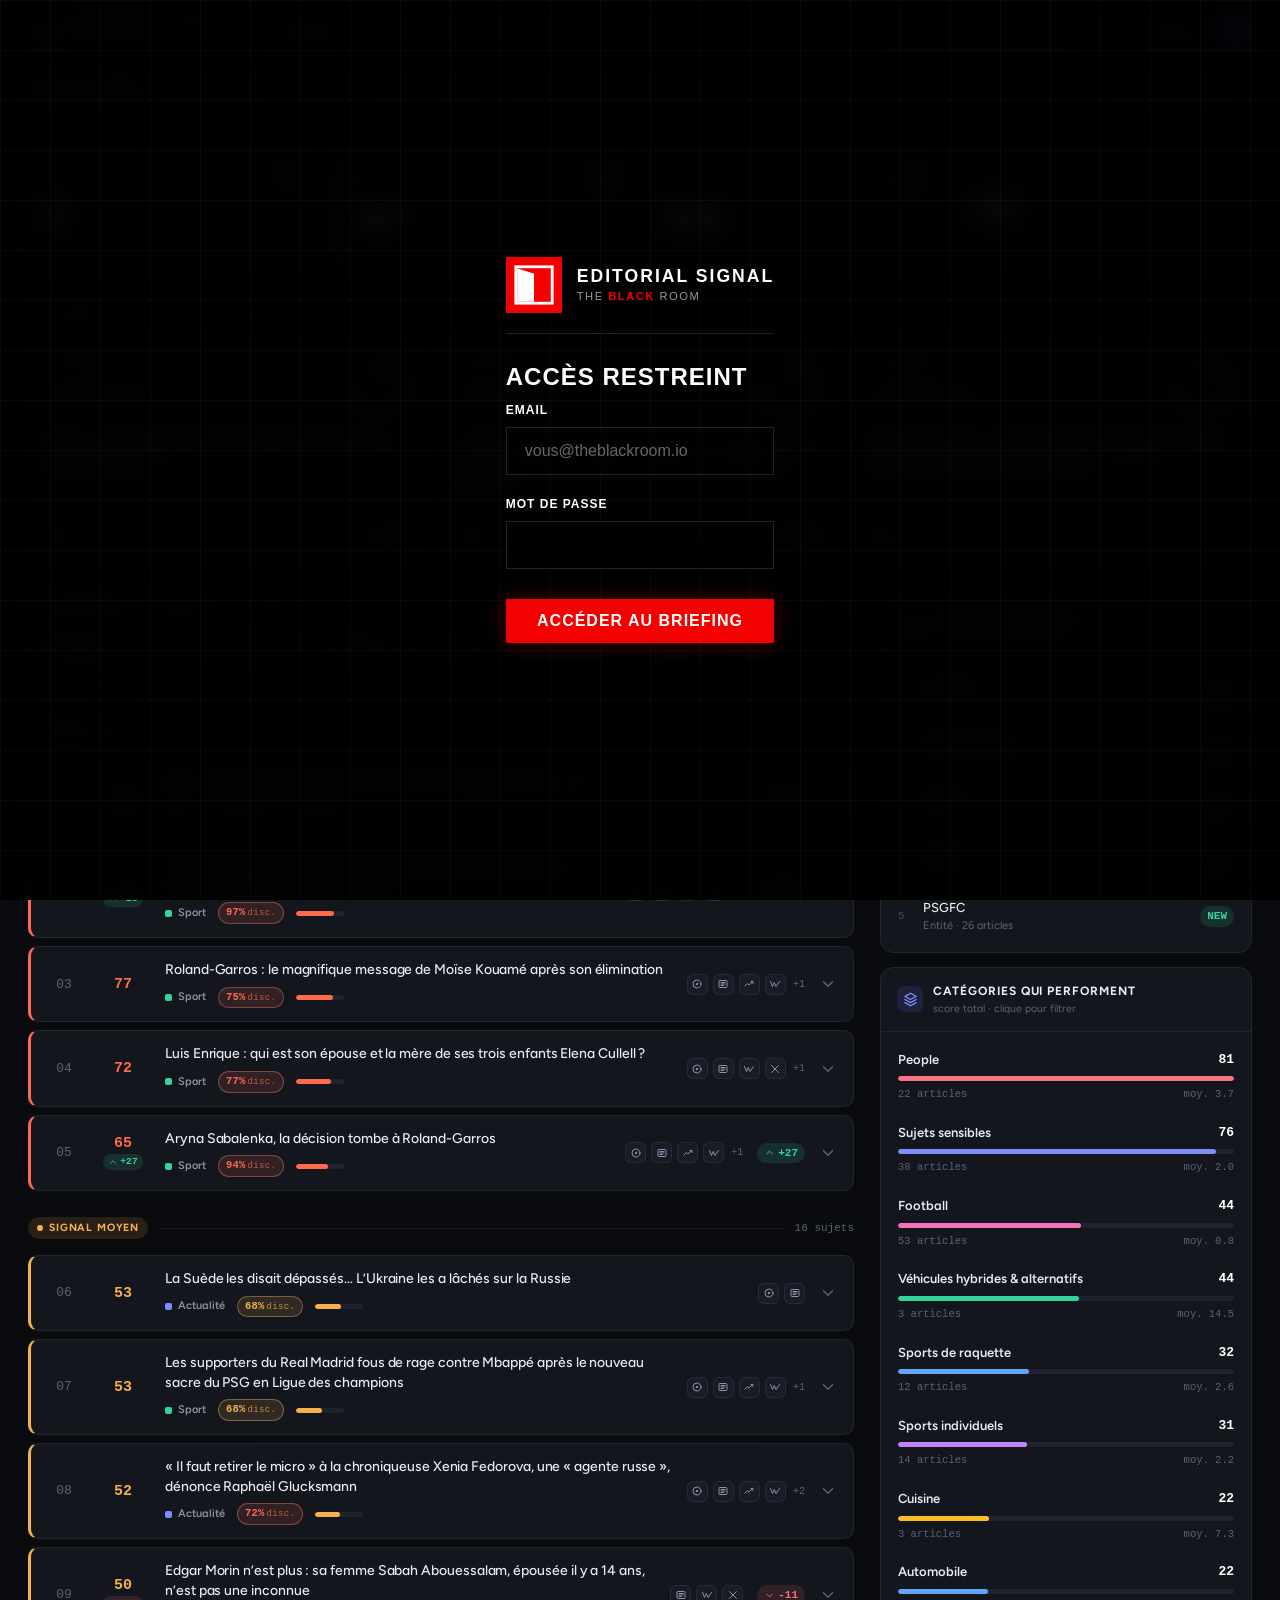
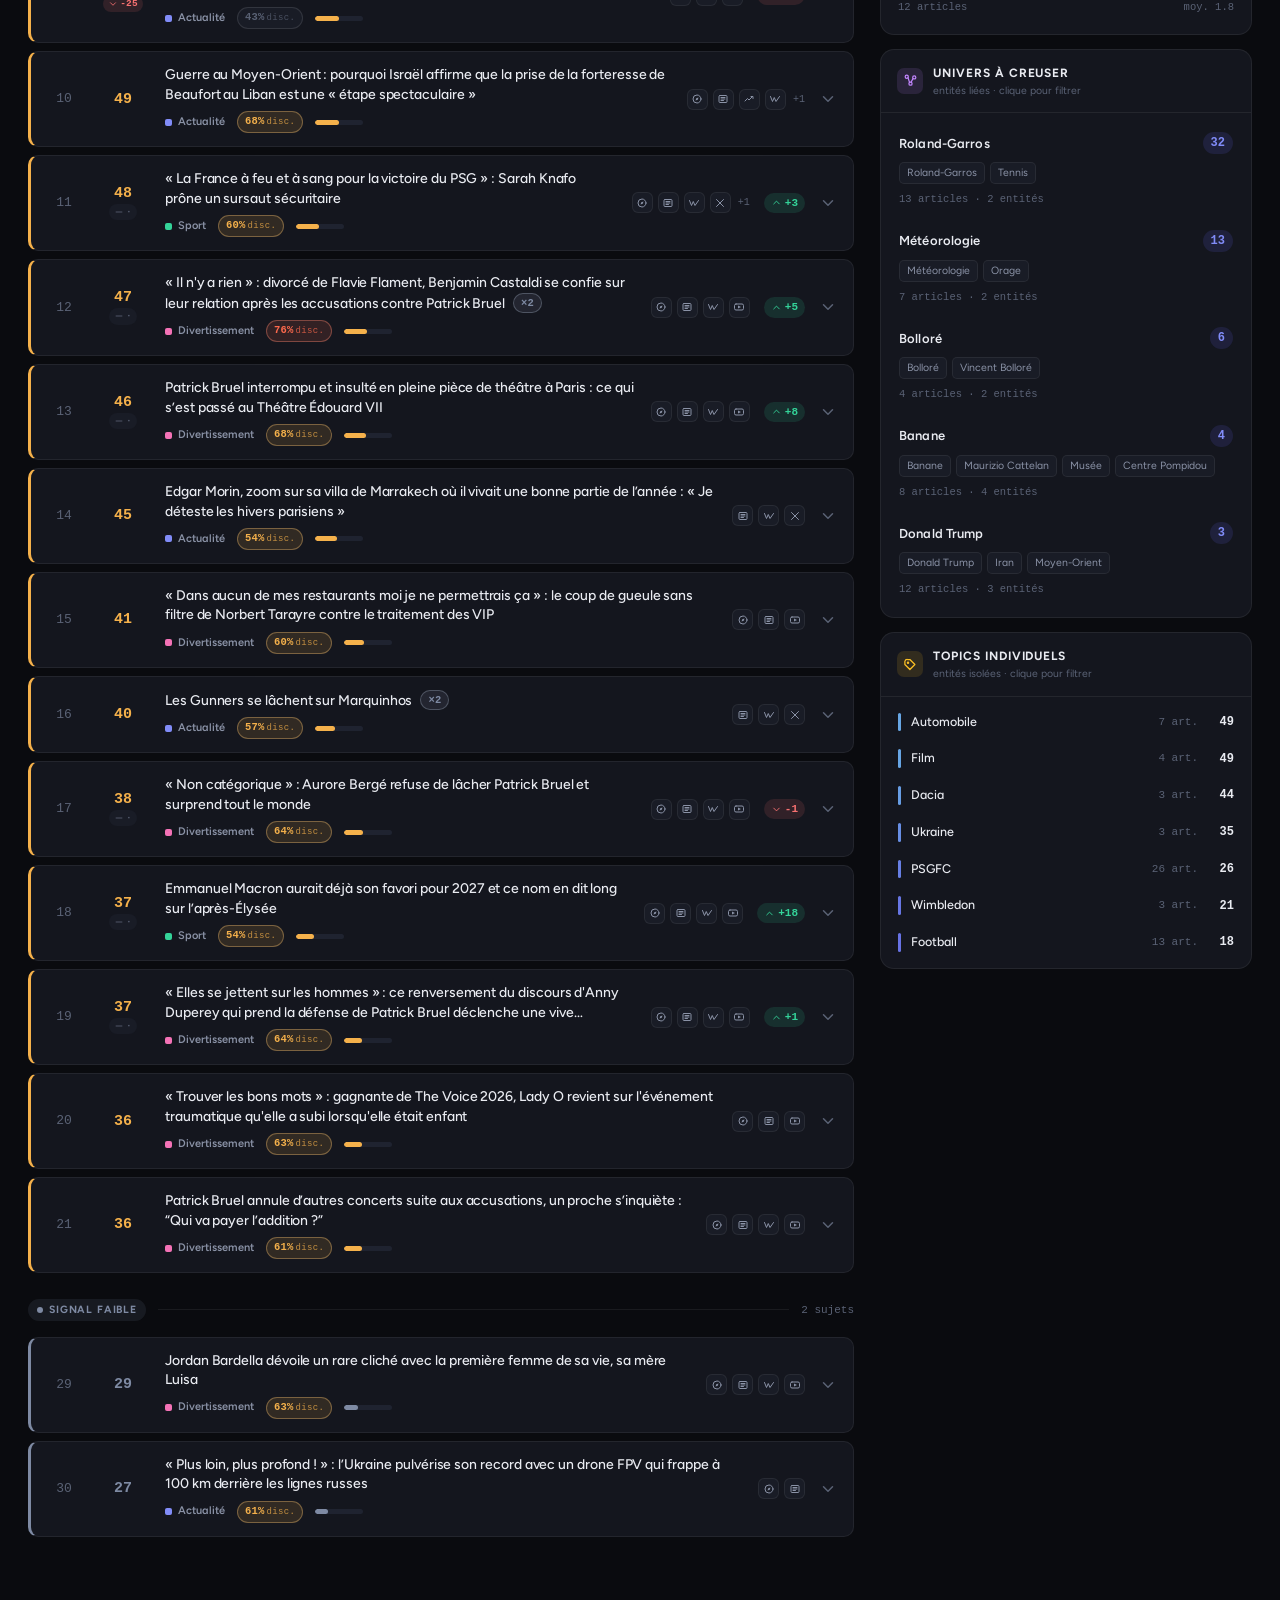
<file: index.html>
<!DOCTYPE html>
<html lang="fr">
  <head>
    <meta charset="UTF-8" />
    <meta name="viewport" content="width=device-width, initial-scale=1.0" />
    <title>Editorial Signal — Flux global · The Black Room</title>
    <meta name="description" content="Briefing éditorial du jour — The Black Room" />
    <meta name="theme-color" content="#0A0B0F" />
    <link rel="icon" type="image/svg+xml" href="assets/favicon.svg" />

    <link rel="preconnect" href="https://fonts.bunny.net" />
    <link
      href="https://fonts.bunny.net/css?family=figtree:400,500,600,700,800|jetbrains-mono:400,500,600,700&display=swap"
      rel="stylesheet"
    />

    <!-- Auth gate uses existing tokens for the cosmetic login -->
    <link rel="stylesheet" href="styles/tokens.css?v=tbr5" />
    <link rel="stylesheet" href="styles/base.css?v=tbr5" />
    <link rel="stylesheet" href="styles/components.css?v=tbr11" />
    <!-- Cockpit Pro stylesheet (design Claude Design) -->
    <link rel="stylesheet" href="styles/cockpit-pro.css?v=tbr1" />

    <!-- Anti-FOUC : si pas de session valide, lock l'HTML avant le rendu -->
    <script>
      (function () {
        try {
          var raw = localStorage.getItem("tbr-auth-session");
          var session = raw ? JSON.parse(raw) : null;
          if (!session || typeof session.expires !== "number" || Date.now() >= session.expires) {
            document.documentElement.classList.add("is-locked");
          }
        } catch (e) {
          document.documentElement.classList.add("is-locked");
        }
      })();
    </script>
  </head>
  <body>
    <!-- Auth modal (cosmetic gate, identique aux autres pages) -->
    <div class="auth-gate" data-auth-root hidden>
      <div class="auth-gate__backdrop"></div>
      <div class="auth-gate__panel" role="dialog" aria-modal="true" aria-labelledby="auth-title">
        <div class="auth-gate__brand">
          <img class="auth-gate__brand-logo" src="assets/logo-tbr.svg" alt="" />
          <div class="auth-gate__brand-text">
            <span class="auth-gate__brand-product">Editorial Signal</span>
            <span class="auth-gate__brand-tag">The <em>Black</em> Room</span>
          </div>
        </div>
        <h1 class="auth-gate__title" id="auth-title">Accès restreint</h1>
        <form class="auth-gate__form" data-auth-form>
          <label class="auth-gate__field">
            <span class="auth-gate__label">Email</span>
            <input
              class="auth-gate__input"
              type="email"
              name="email"
              required
              autocomplete="email"
              placeholder="vous@theblackroom.io"
            />
          </label>
          <label class="auth-gate__field">
            <span class="auth-gate__label">Mot de passe</span>
            <input class="auth-gate__input" type="password" name="password" required autocomplete="current-password" />
          </label>
          <p class="auth-gate__error" data-auth-error hidden></p>
          <button class="btn btn--primary auth-gate__submit" type="submit">Accéder au briefing</button>
        </form>
      </div>
    </div>

    <!-- Shell rendered dynamically by scripts/cockpit-pro.js -->
    <div id="cp-root"></div>

    <script type="module" src="scripts/auth.js?v=tbr5"></script>
    <script type="module" src="scripts/cockpit-pro.js?v=tbr9"></script>
  </body>
</html>
</file>
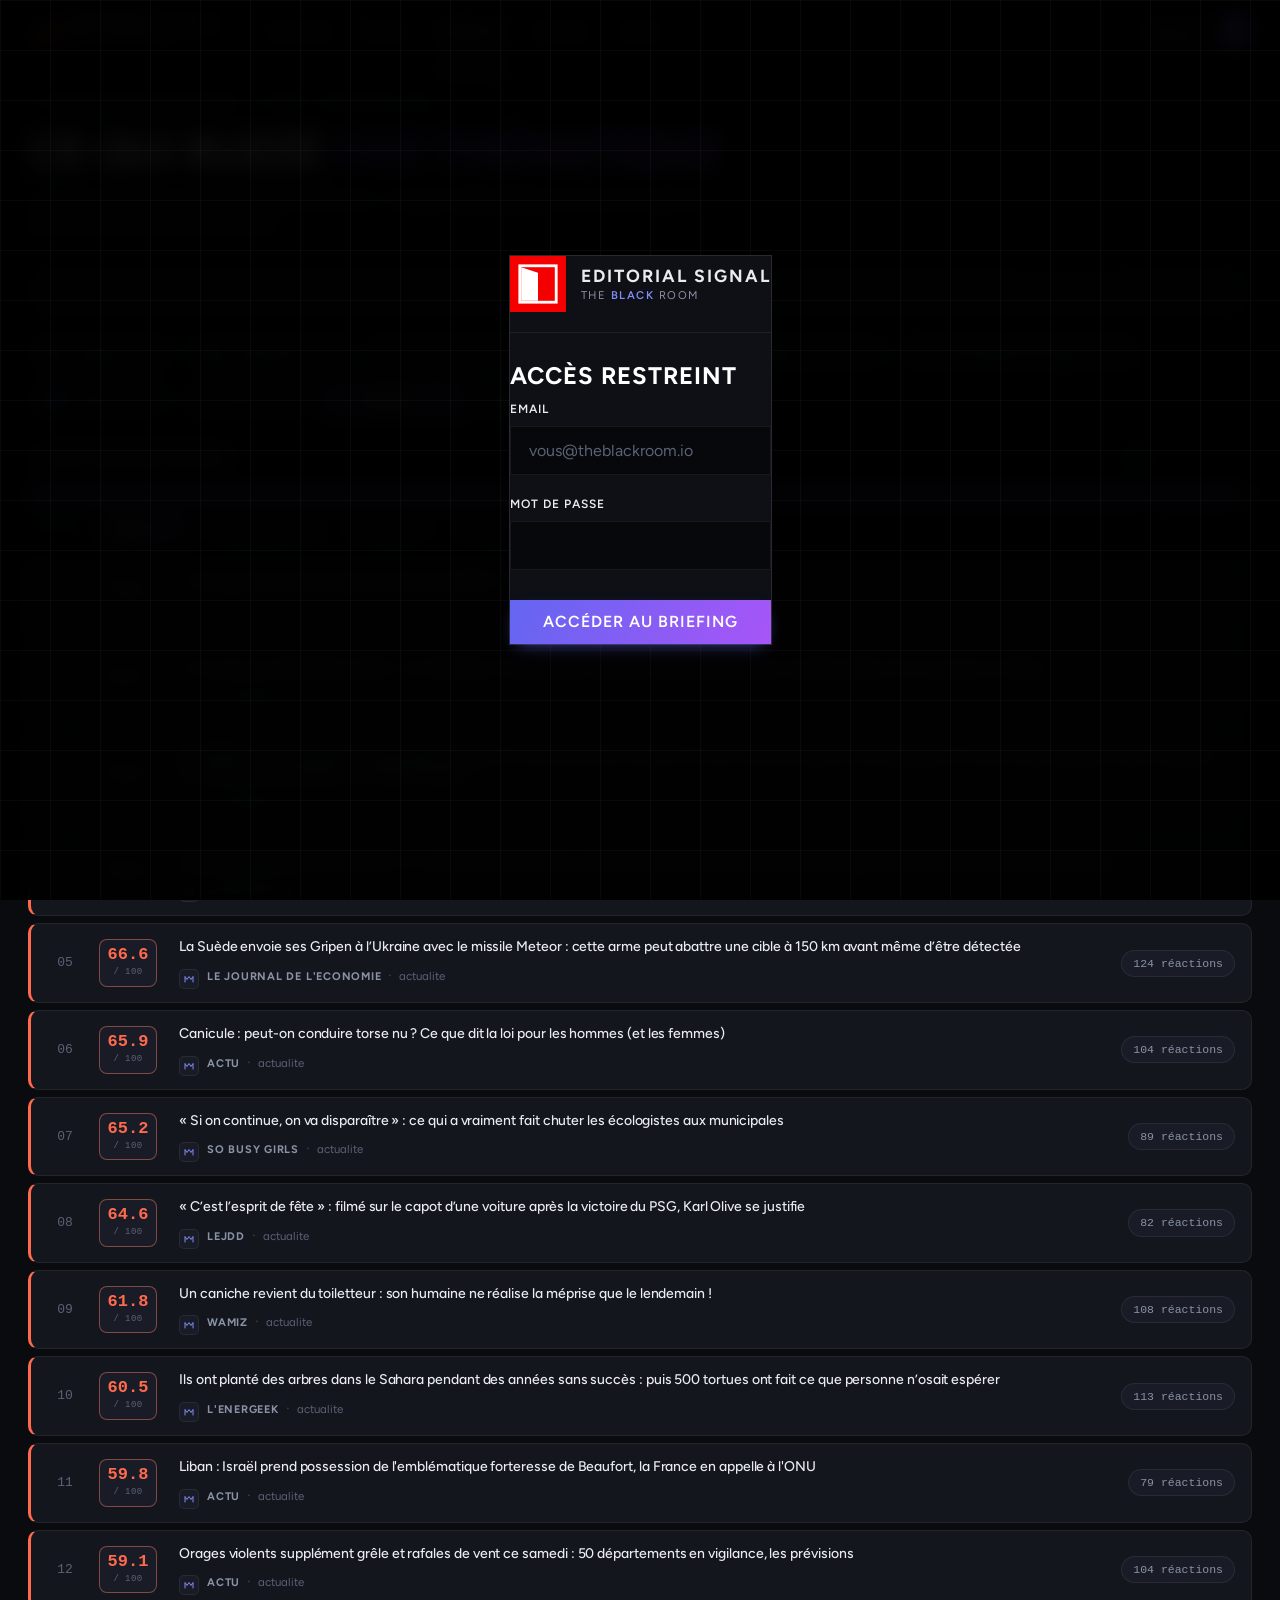
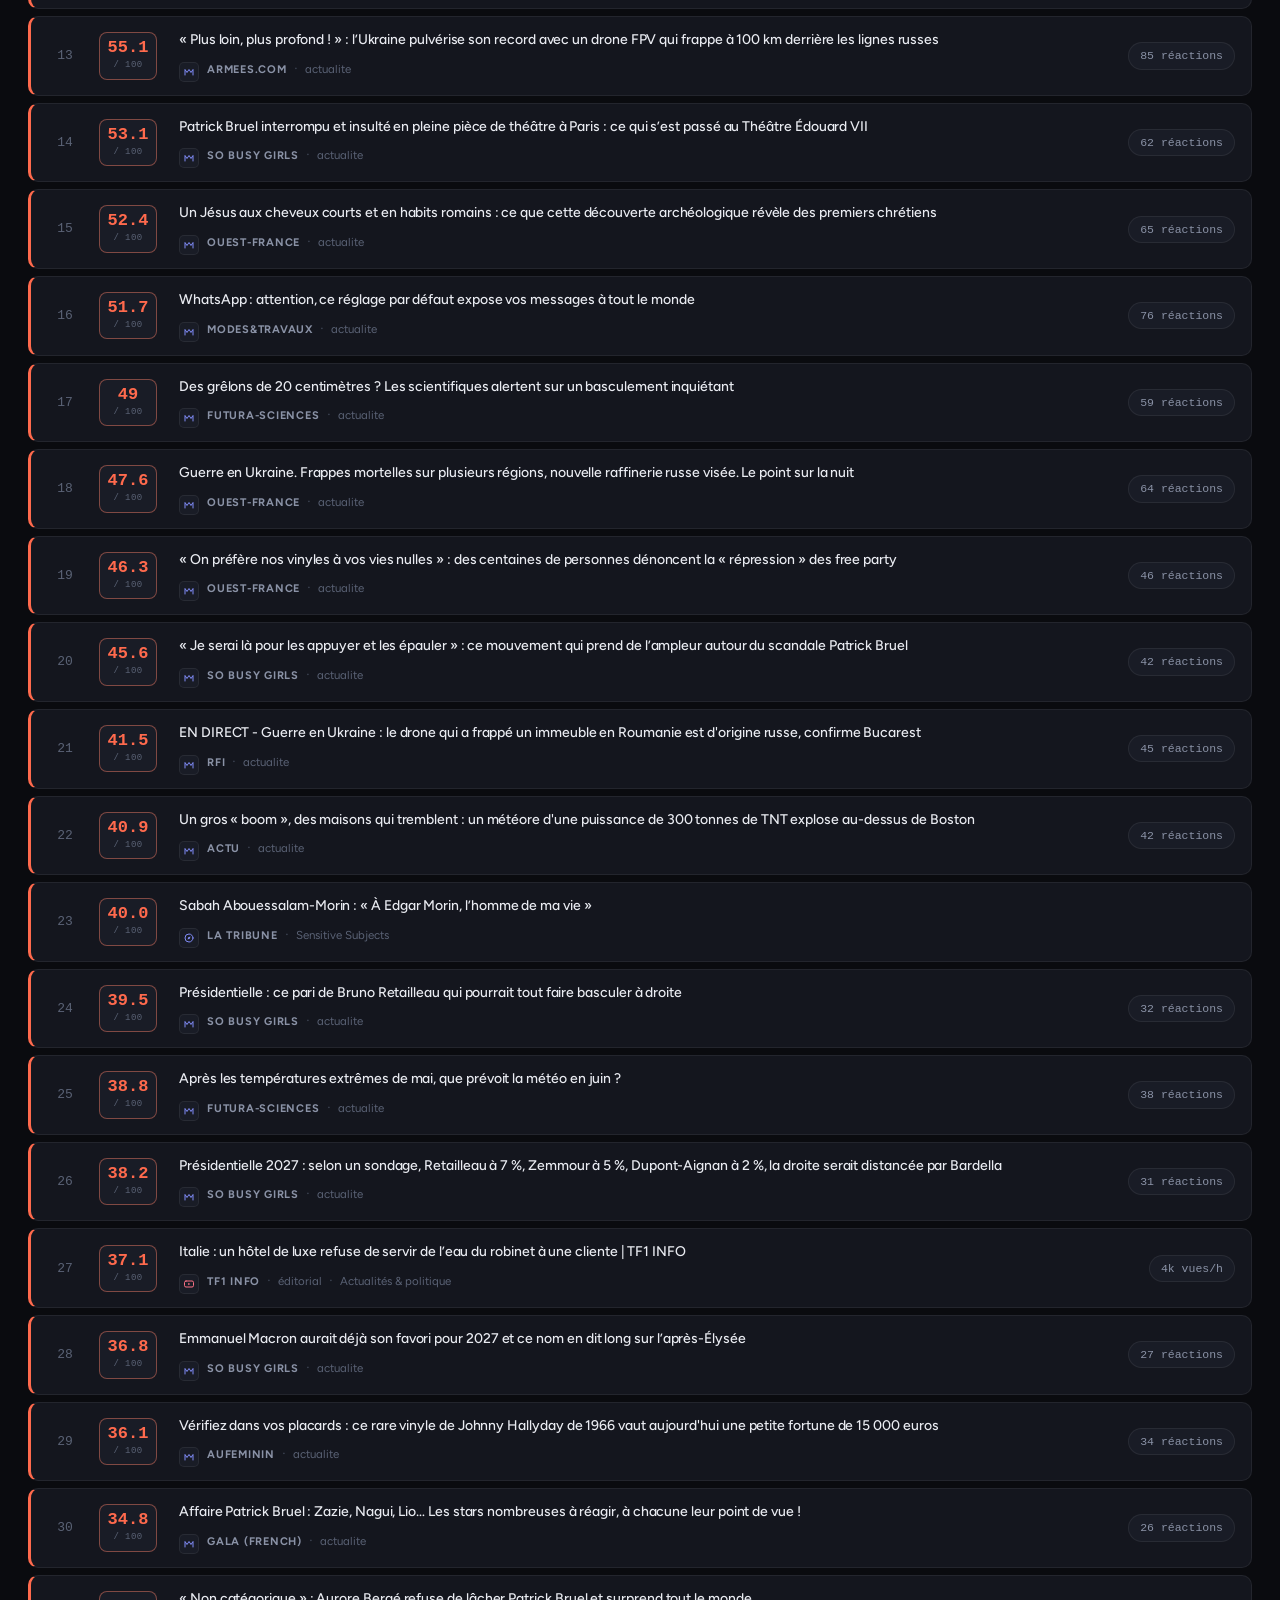
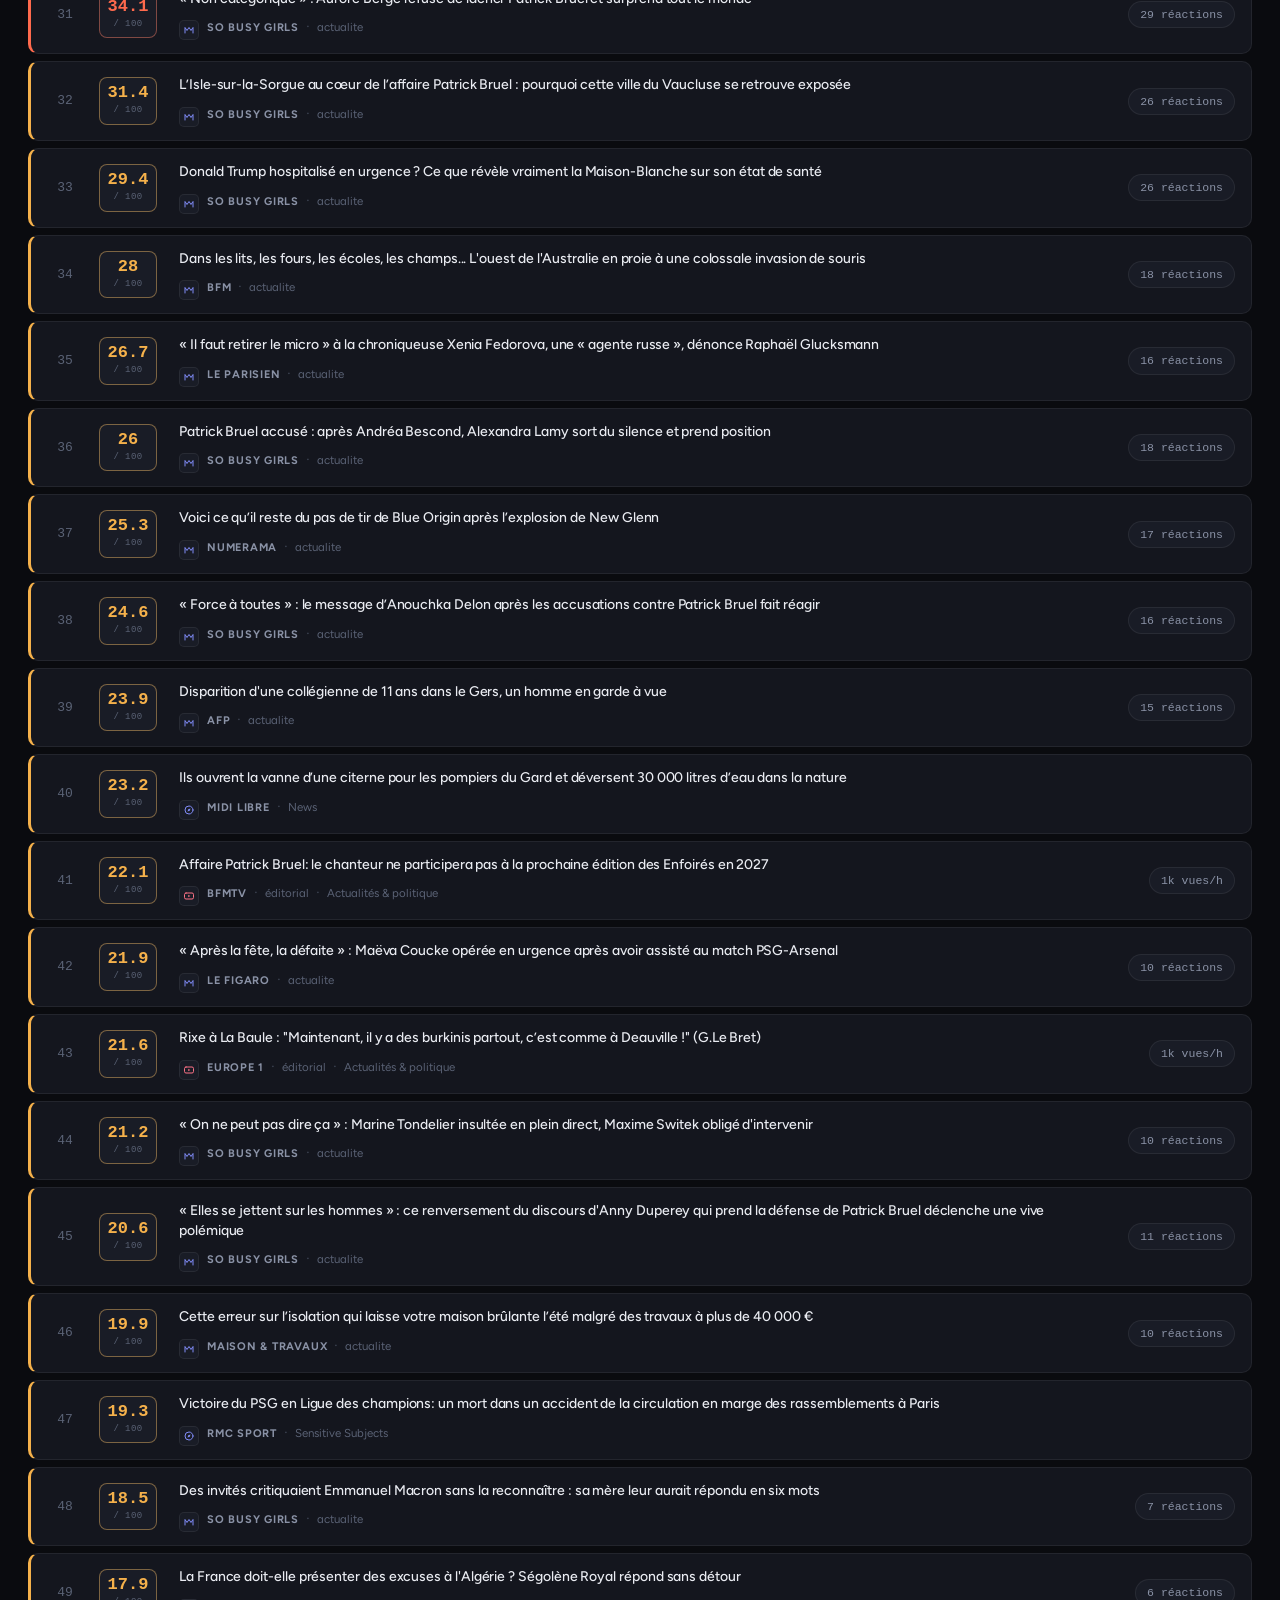
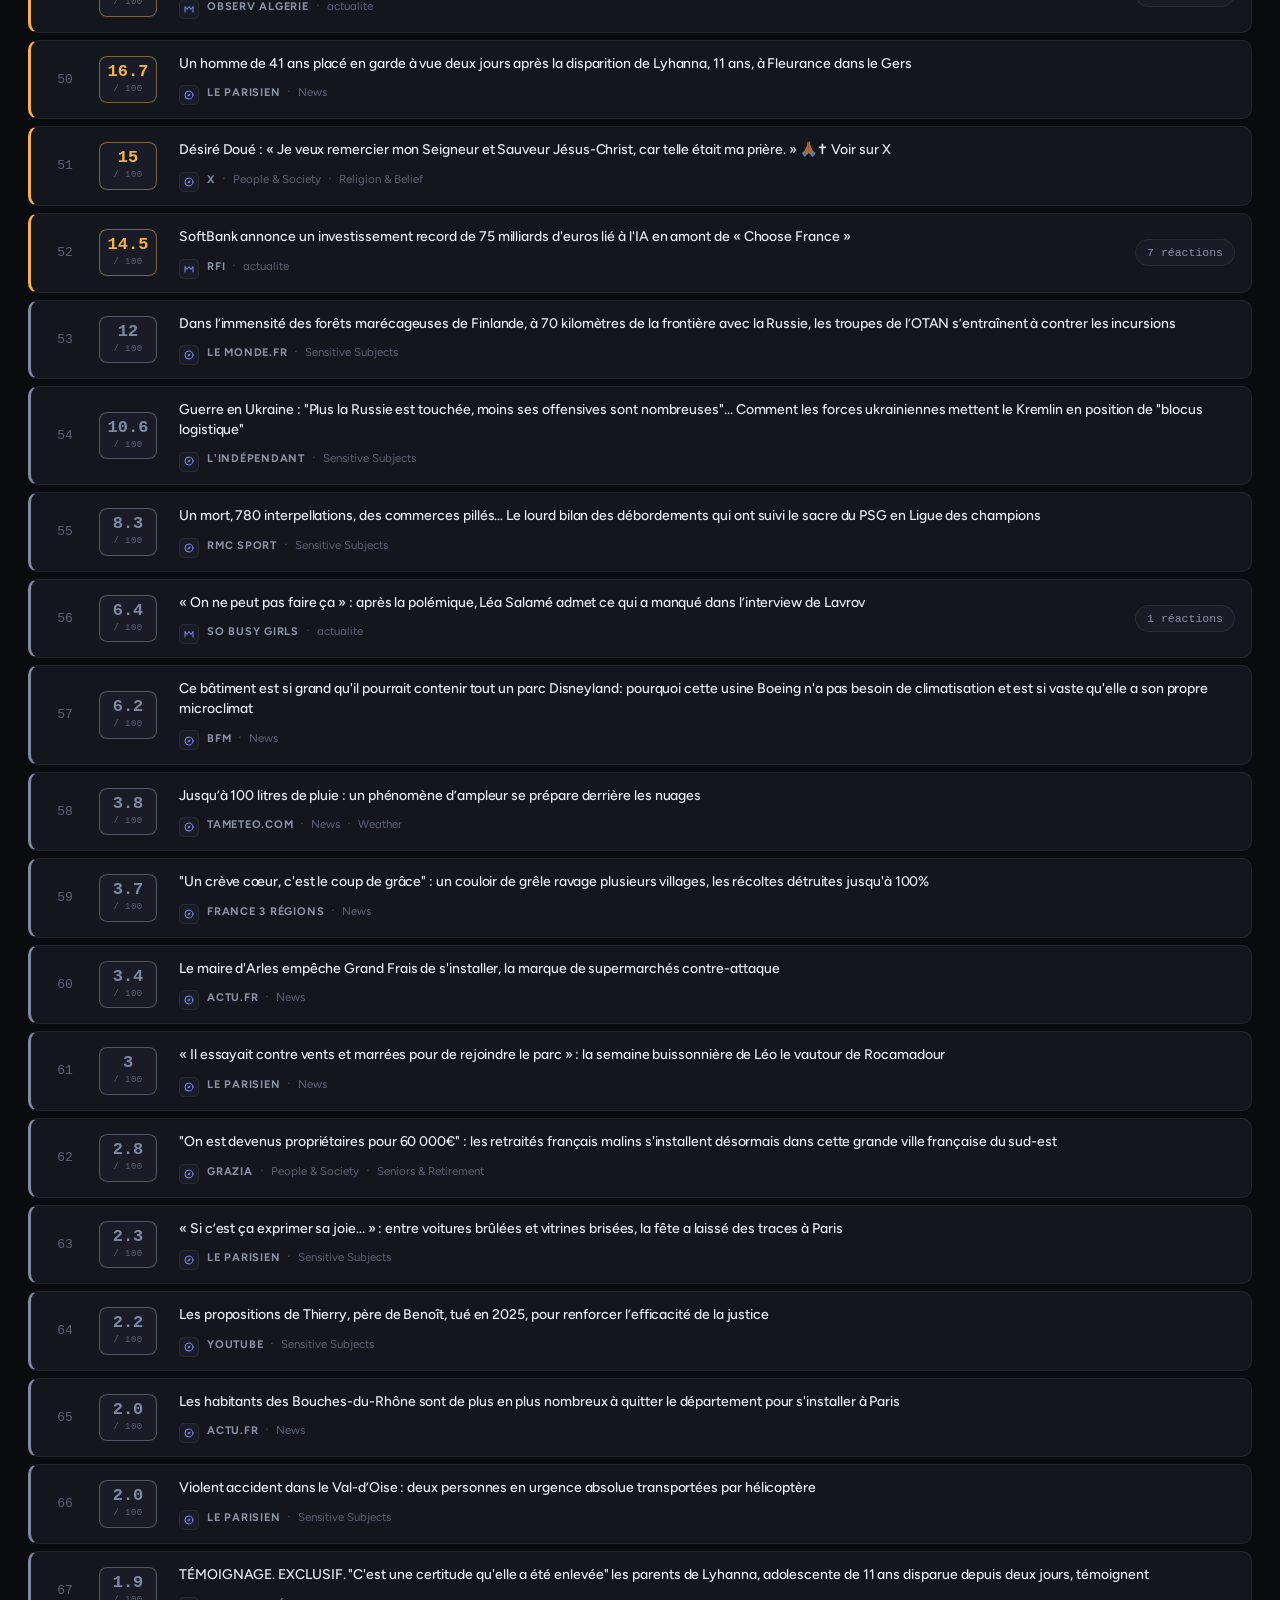
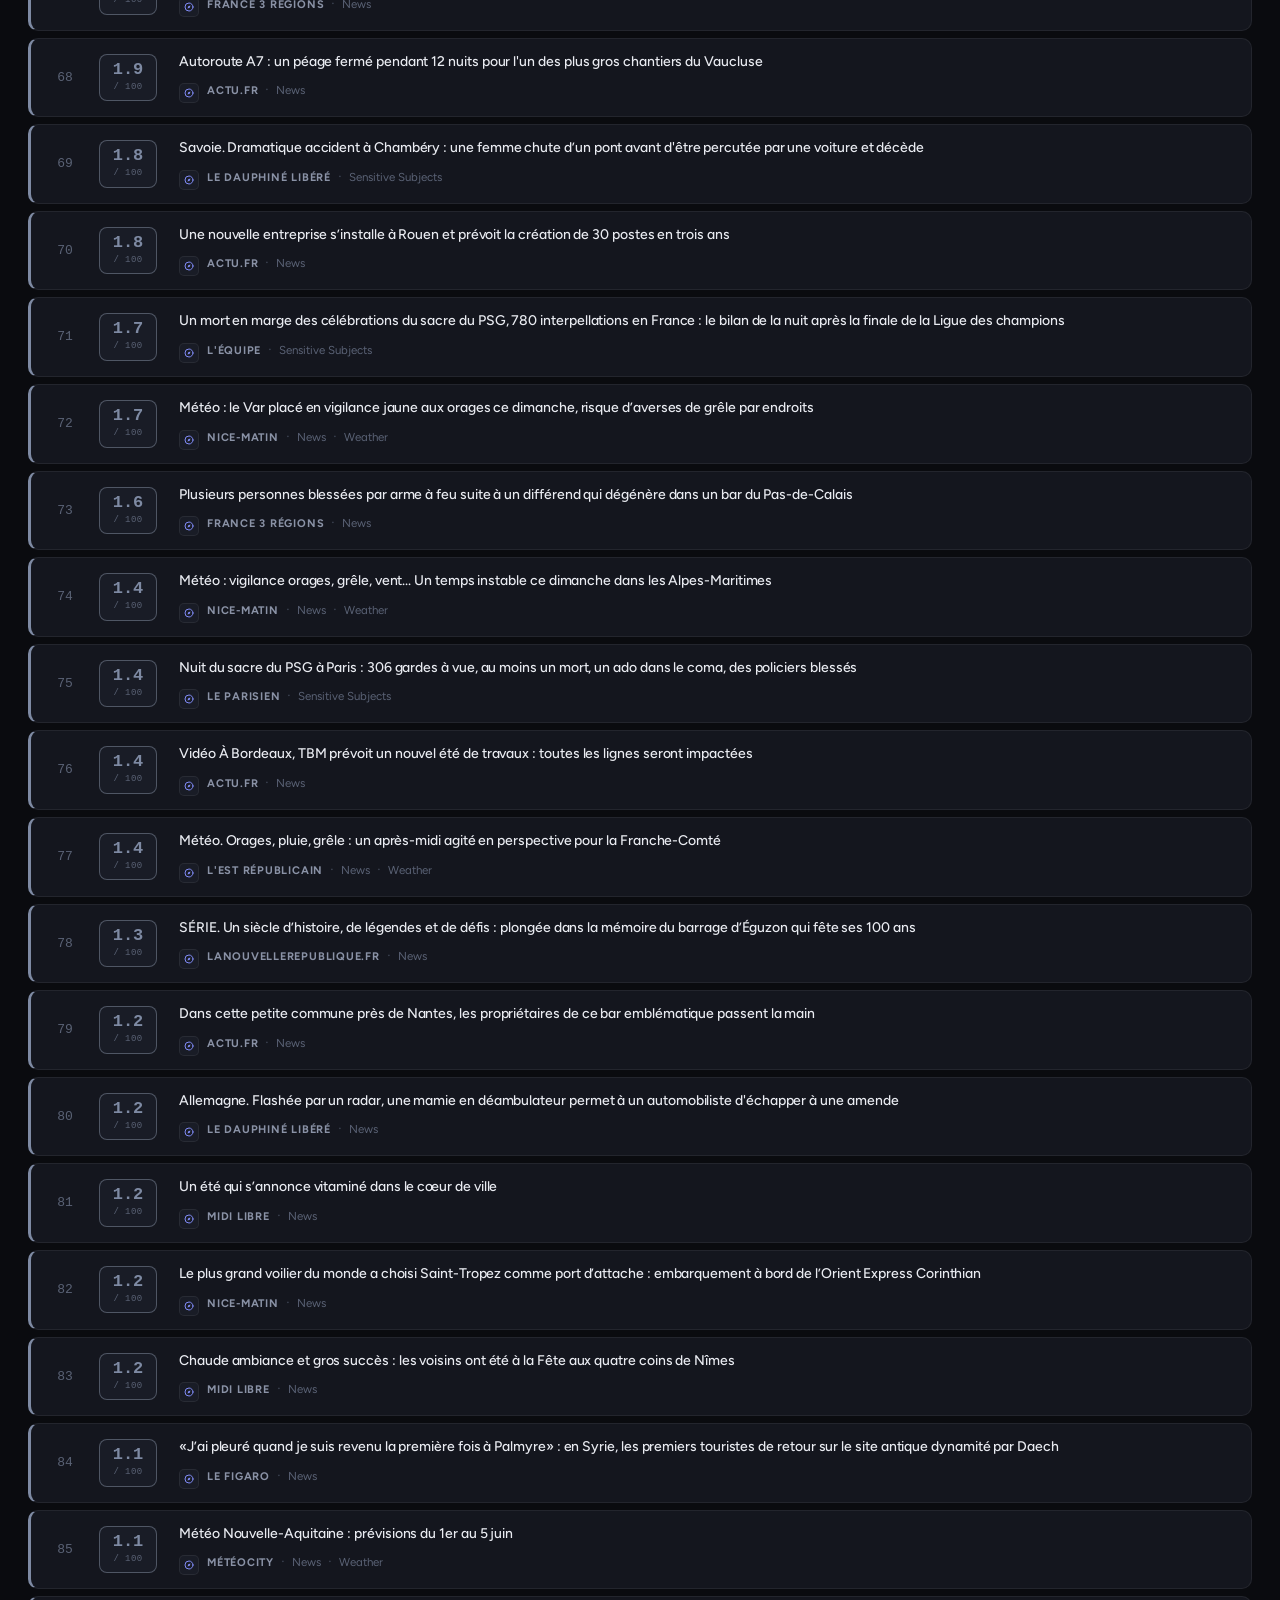
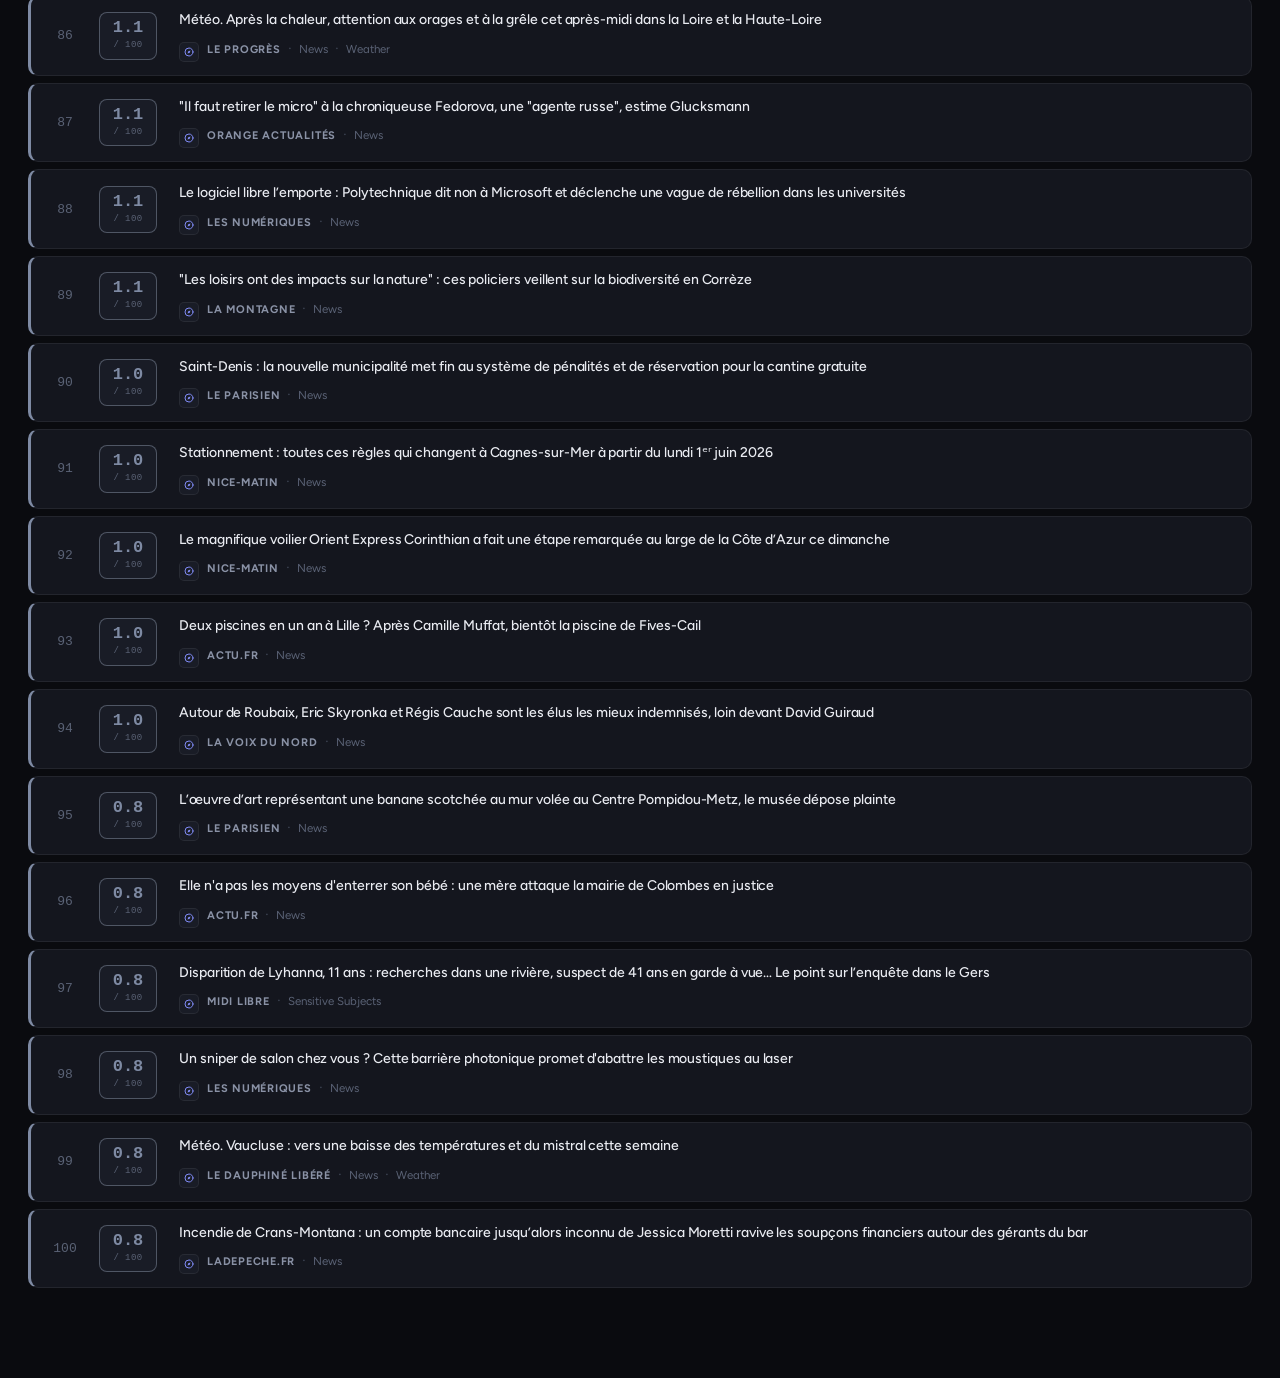
<file: categories.html>
<!DOCTYPE html>
<html lang="fr">
  <head>
    <meta charset="UTF-8" />
    <meta name="viewport" content="width=device-width, initial-scale=1.0" />
    <title>Tendances par catégorie · Editorial Signal · The Black Room</title>
    <meta
      name="description"
      content="Sujets qui buzzent par grande catégorie — Politique, Sport, Tech, Science, Santé, Divertissement, etc."
    />
    <meta name="theme-color" content="#0A0B0F" />
    <link rel="icon" type="image/svg+xml" href="assets/favicon.svg" />
    <link rel="preconnect" href="https://fonts.bunny.net" />
    <link
      href="https://fonts.bunny.net/css?family=figtree:400,500,600,700,800|jetbrains-mono:400,500,600,700&display=swap"
      rel="stylesheet"
    />
    <link rel="stylesheet" href="styles/tokens.css?v=tbr5" />
    <link rel="stylesheet" href="styles/base.css?v=tbr5" />
    <link rel="stylesheet" href="styles/components.css?v=tbr11" />
    <link rel="stylesheet" href="styles/cockpit-pro.css?v=tbr1" />
    <link rel="stylesheet" href="styles/tokens-bridge.css?v=tbr1" />
    <link rel="stylesheet" href="styles/tendances-pro.css?v=tbr1" />
    <link rel="stylesheet" href="styles/categories-pro.css?v=tbr1" />
    <script>
      (function () {
        try {
          var raw = localStorage.getItem("tbr-auth-session");
          var session = raw ? JSON.parse(raw) : null;
          if (!session || typeof session.expires !== "number" || Date.now() >= session.expires) {
            document.documentElement.classList.add("is-locked");
          }
        } catch (e) {
          document.documentElement.classList.add("is-locked");
        }
      })();
    </script>
  </head>
  <body>
    <div class="auth-gate" data-auth-root hidden>
      <div class="auth-gate__backdrop"></div>
      <div class="auth-gate__panel" role="dialog" aria-modal="true" aria-labelledby="auth-title">
        <div class="auth-gate__brand">
          <img class="auth-gate__brand-logo" src="assets/logo-tbr.svg" alt="" />
          <div class="auth-gate__brand-text">
            <span class="auth-gate__brand-product">Editorial Signal</span>
            <span class="auth-gate__brand-tag">The <em>Black</em> Room</span>
          </div>
        </div>
        <h1 class="auth-gate__title" id="auth-title">Accès restreint</h1>
        <form class="auth-gate__form" data-auth-form>
          <label class="auth-gate__field">
            <span class="auth-gate__label">Email</span>
            <input class="auth-gate__input" type="email" name="email" required autocomplete="email" placeholder="vous@theblackroom.io" />
          </label>
          <label class="auth-gate__field">
            <span class="auth-gate__label">Mot de passe</span>
            <input class="auth-gate__input" type="password" name="password" required autocomplete="current-password" />
          </label>
          <p class="auth-gate__error" data-auth-error hidden></p>
          <button class="btn btn--primary auth-gate__submit" type="submit">Accéder au briefing</button>
        </form>
      </div>
    </div>

    <div id="shell-mount" data-shell-active="categories" data-shell-search="false"></div>

    <!-- Contenu de la page rendu dynamiquement par scripts/categories.js -->
    <div id="cp-root"></div>

    <script type="module" src="scripts/auth.js?v=tbr5"></script>
    <script type="module" src="scripts/shell-pro.js?v=tbr1"></script>
    <script type="module" src="scripts/categories.js?v=tbr5"></script>
  </body>
</html>
</file>
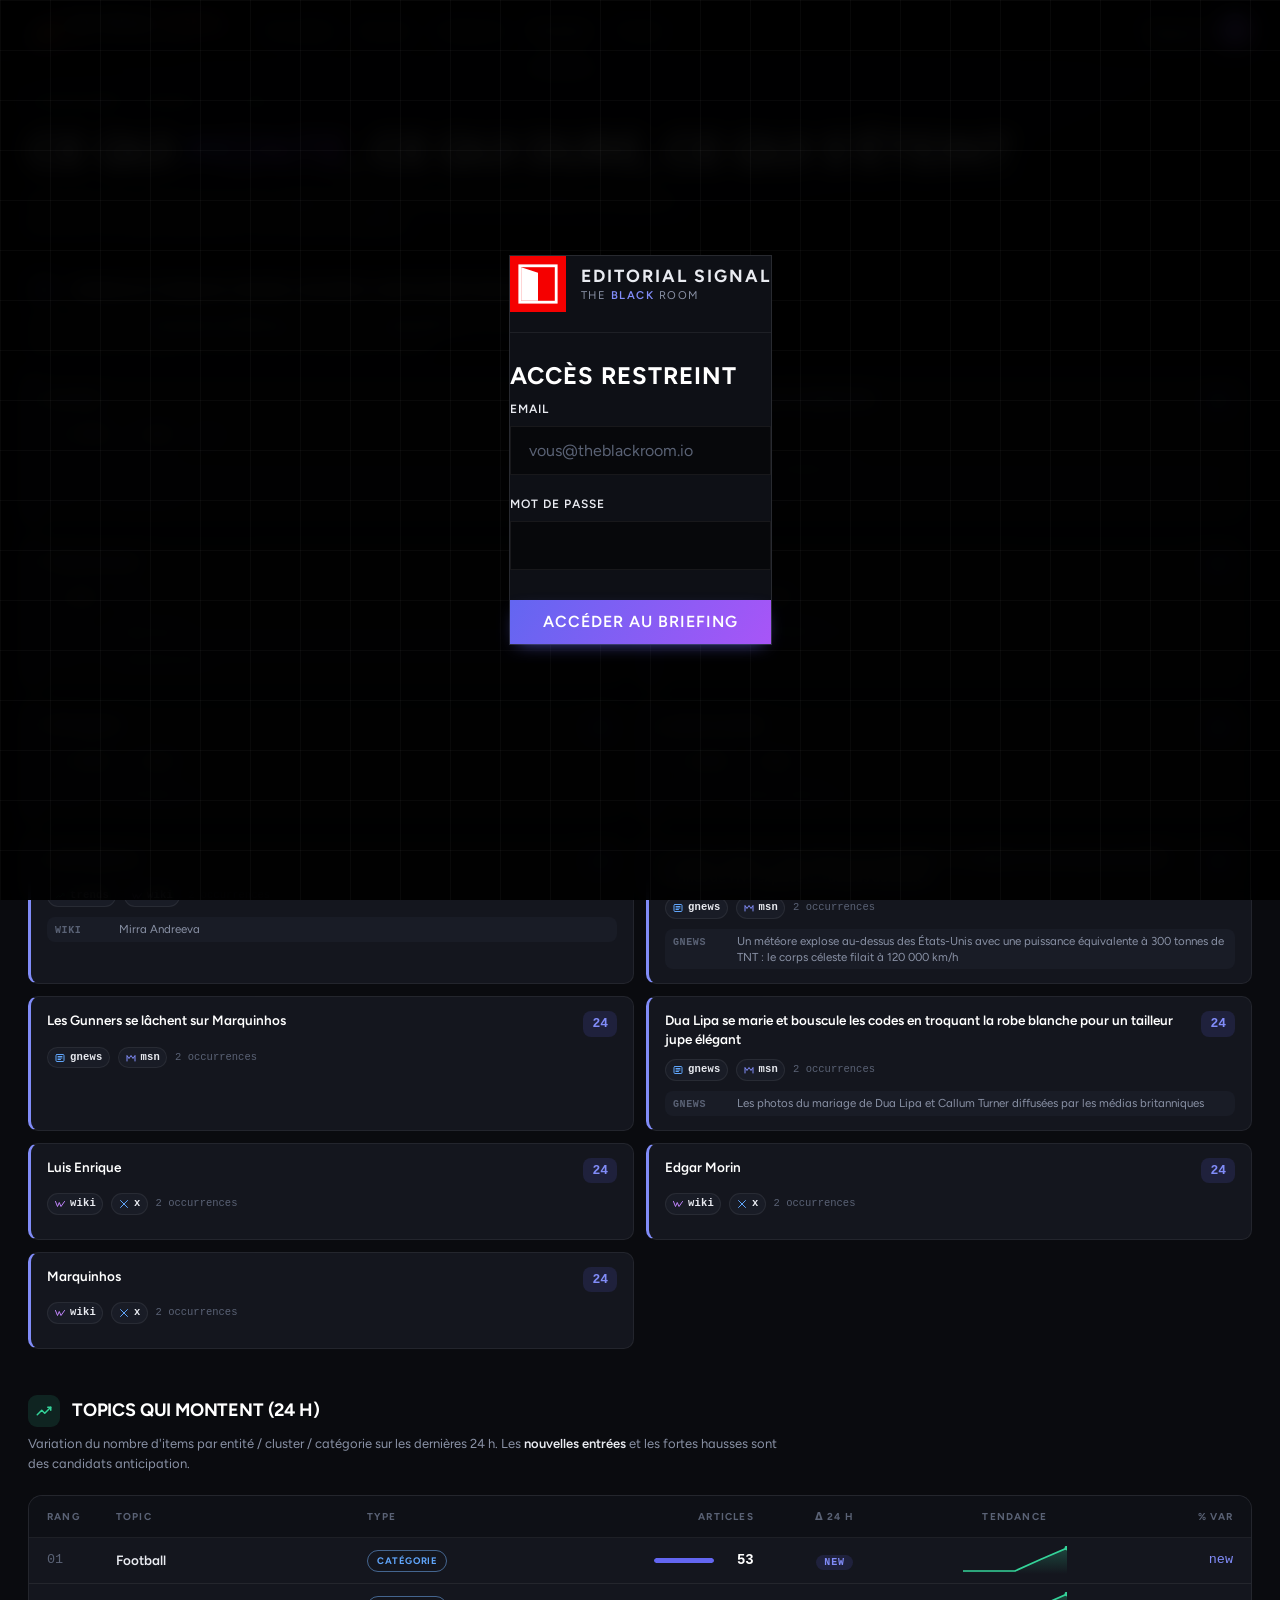
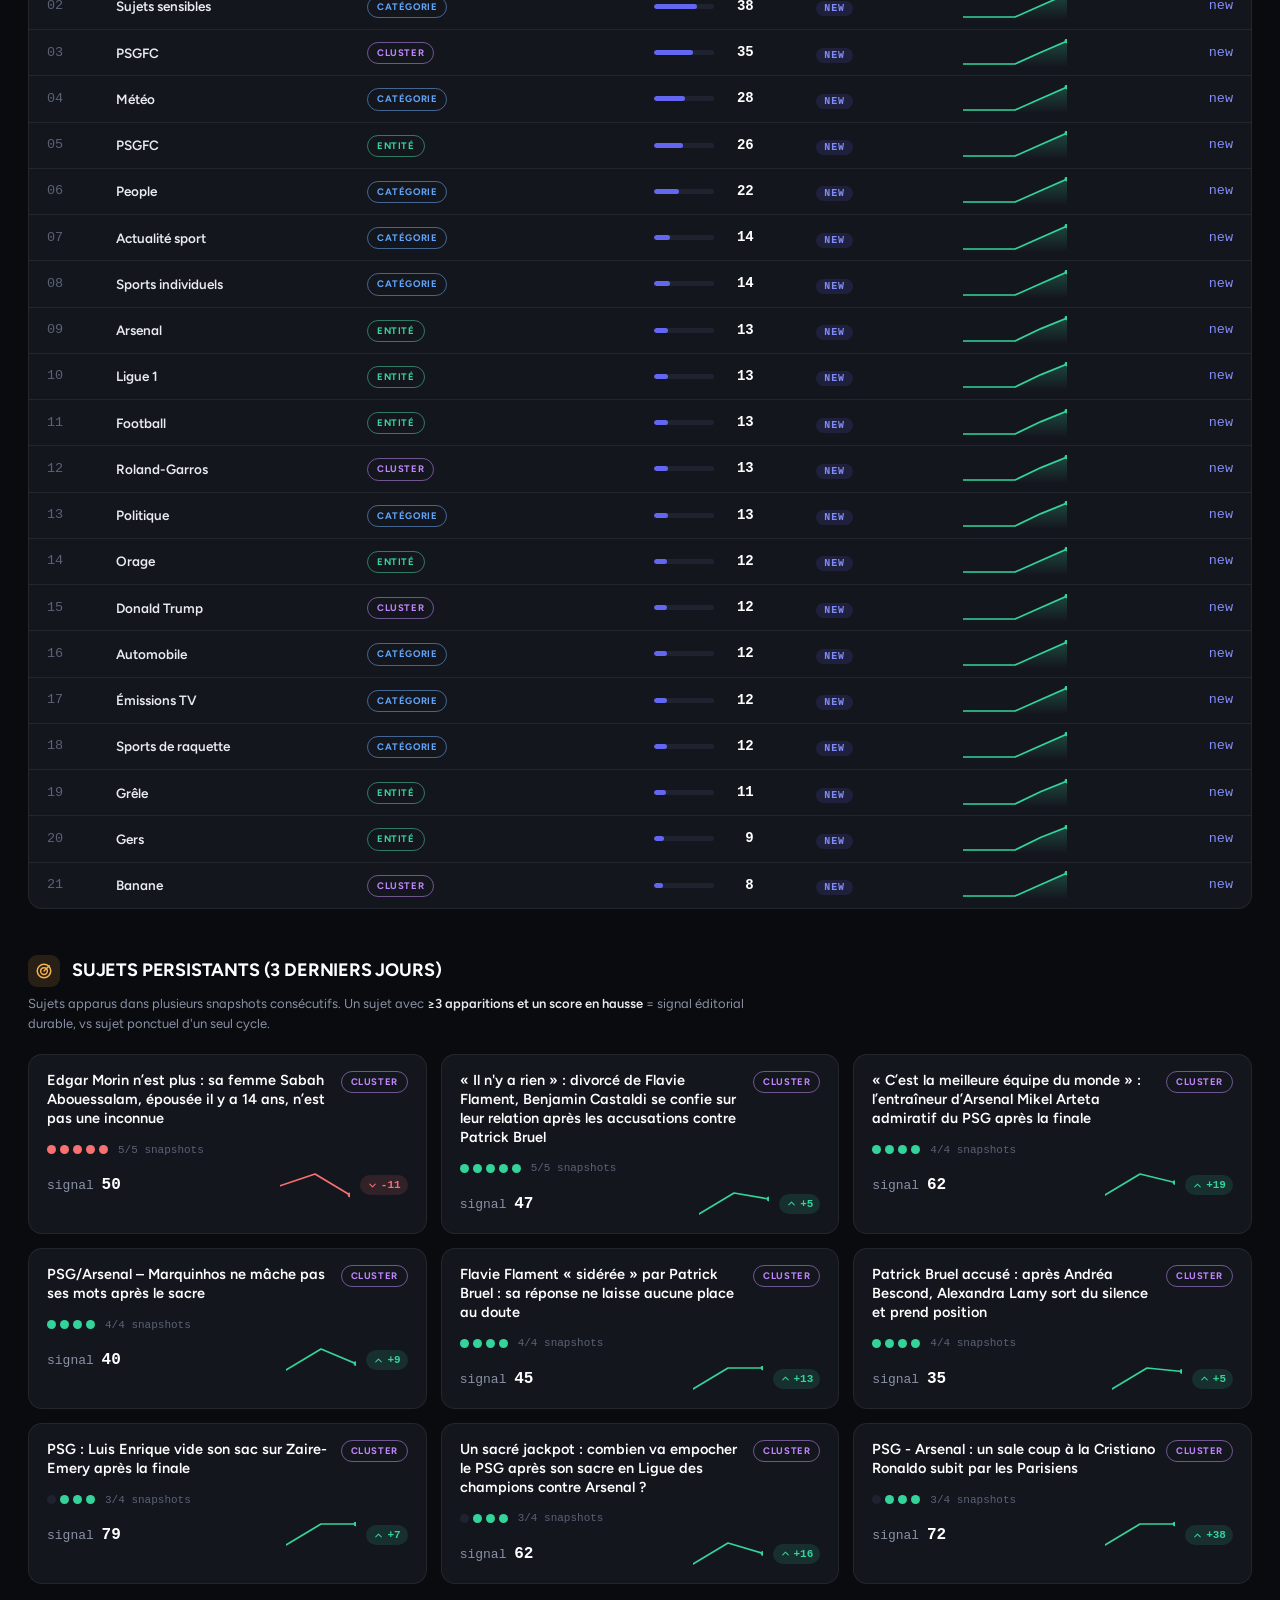
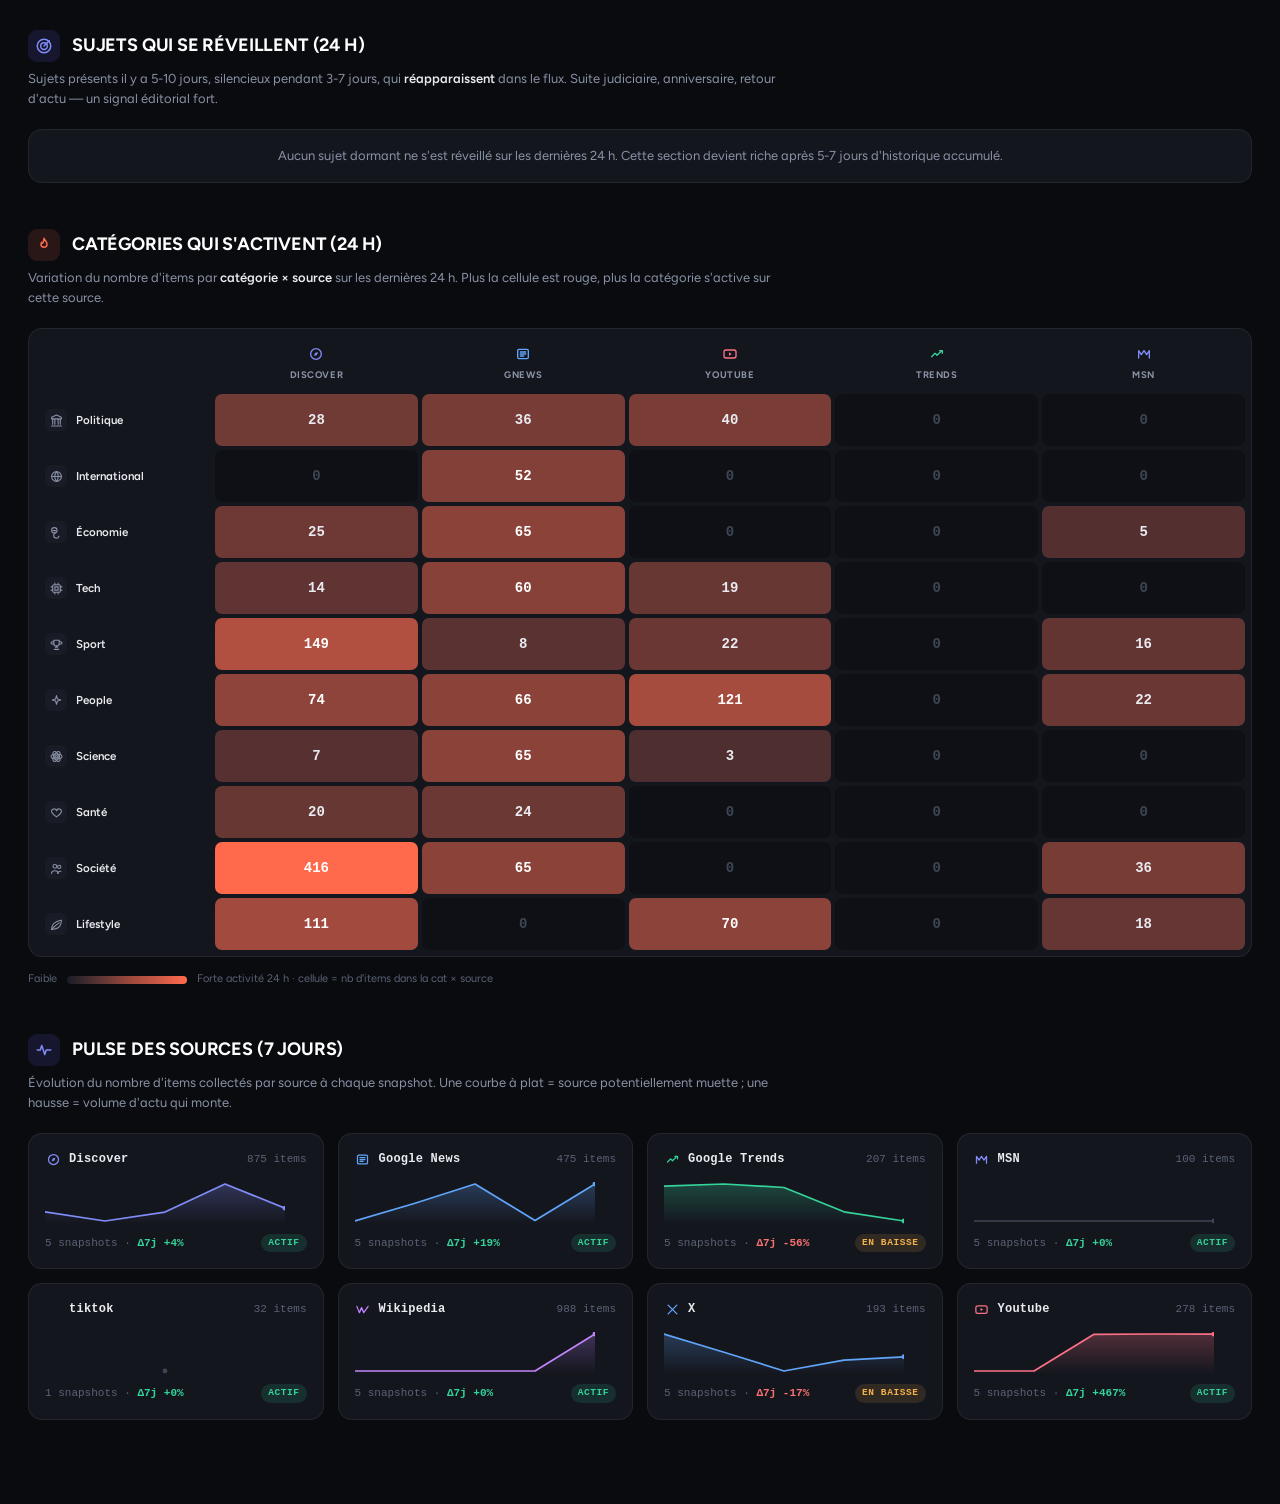
<file: evolution.html>
<!DOCTYPE html>
<html lang="fr">
  <head>
    <meta charset="UTF-8" />
    <meta name="viewport" content="width=device-width, initial-scale=1.0" />
    <title>Évolution des tendances · Editorial Signal · The Black Room</title>
    <meta
      name="description"
      content="Historique des topics et sujets — qui monte, qui s'éteint, qui persiste"
    />
    <meta name="theme-color" content="#0A0B0F" />
    <link rel="icon" type="image/svg+xml" href="assets/favicon.svg" />
    <link rel="preconnect" href="https://fonts.bunny.net" />
    <link
      href="https://fonts.bunny.net/css?family=figtree:400,500,600,700,800|jetbrains-mono:400,500,600,700&display=swap"
      rel="stylesheet"
    />
    <link rel="stylesheet" href="styles/tokens.css?v=tbr5" />
    <link rel="stylesheet" href="styles/base.css?v=tbr5" />
    <link rel="stylesheet" href="styles/components.css?v=tbr11" />
    <link rel="stylesheet" href="styles/cockpit-pro.css?v=tbr1" />
    <link rel="stylesheet" href="styles/tokens-bridge.css?v=tbr1" />
    <link rel="stylesheet" href="styles/tendances-pro.css?v=tbr1" />
    <link rel="stylesheet" href="styles/evolution-pro.css?v=tbr1" />
    <script>
      (function () {
        try {
          var raw = localStorage.getItem("tbr-auth-session");
          var session = raw ? JSON.parse(raw) : null;
          if (!session || typeof session.expires !== "number" || Date.now() >= session.expires) {
            document.documentElement.classList.add("is-locked");
          }
        } catch (e) {
          document.documentElement.classList.add("is-locked");
        }
      })();
    </script>
  </head>
  <body>
    <div class="auth-gate" data-auth-root hidden>
      <div class="auth-gate__backdrop"></div>
      <div class="auth-gate__panel" role="dialog" aria-modal="true" aria-labelledby="auth-title">
        <div class="auth-gate__brand">
          <img class="auth-gate__brand-logo" src="assets/logo-tbr.svg" alt="" />
          <div class="auth-gate__brand-text">
            <span class="auth-gate__brand-product">Editorial Signal</span>
            <span class="auth-gate__brand-tag">The <em>Black</em> Room</span>
          </div>
        </div>
        <h1 class="auth-gate__title" id="auth-title">Accès restreint</h1>
        <form class="auth-gate__form" data-auth-form>
          <label class="auth-gate__field">
            <span class="auth-gate__label">Email</span>
            <input class="auth-gate__input" type="email" name="email" required autocomplete="email" placeholder="vous@theblackroom.io" />
          </label>
          <label class="auth-gate__field">
            <span class="auth-gate__label">Mot de passe</span>
            <input class="auth-gate__input" type="password" name="password" required autocomplete="current-password" />
          </label>
          <p class="auth-gate__error" data-auth-error hidden></p>
          <button class="btn btn--primary auth-gate__submit" type="submit">Accéder au briefing</button>
        </form>
      </div>
    </div>

    <div id="shell-mount" data-shell-active="evolution" data-shell-search="false"></div>

    <div id="cp-root"></div>

    <script type="module" src="scripts/auth.js?v=tbr5"></script>
    <script type="module" src="scripts/shell-pro.js?v=tbr1"></script>
    <script type="module" src="scripts/evolution.js?v=tbr6"></script>
  </body>
</html>
</file>
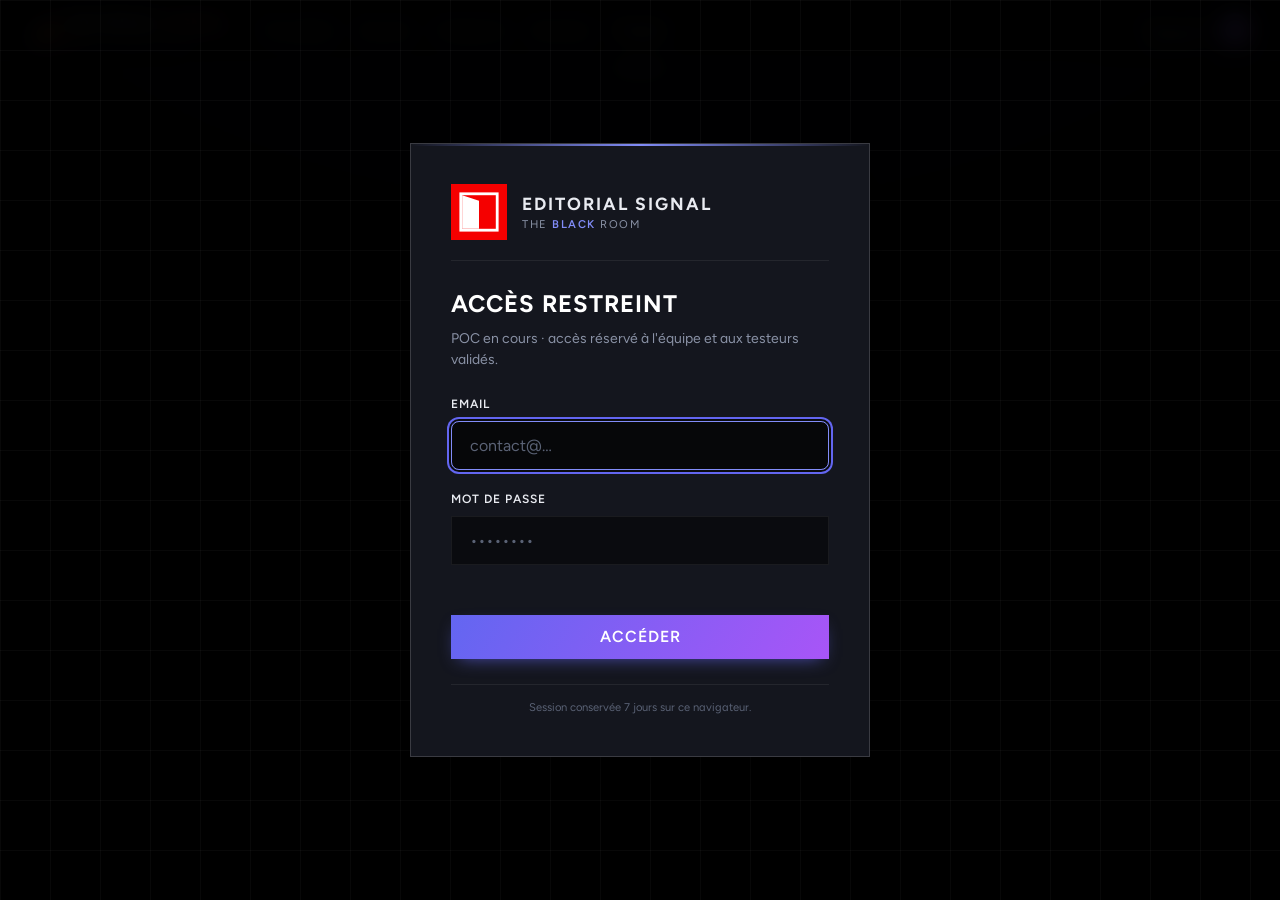
<file: project.html>
<!DOCTYPE html>
<html lang="fr">
  <head>
    <meta charset="UTF-8" />
    <meta name="viewport" content="width=device-width, initial-scale=1.0" />
    <title id="page-title">Projet · Editorial Signal</title>
    <meta name="description" content="Détail du projet par site" />
    <meta name="theme-color" content="#000000" />
    <link rel="icon" type="image/svg+xml" href="assets/favicon.svg" />
    <link rel="preconnect" href="https://fonts.bunny.net" />
    <link
      rel="stylesheet"
      href="https://fonts.bunny.net/css?family=figtree:400,500,600,700,800|jetbrains-mono:400,500,600,700&display=swap"
    />
    <link rel="stylesheet" href="styles/tokens.css?v=tbr7" />
    <link rel="stylesheet" href="styles/base.css?v=tbr7" />
    <link rel="stylesheet" href="styles/components.css?v=tbr11" />
    <link rel="stylesheet" href="styles/cockpit-pro.css?v=tbr1" />
    <link rel="stylesheet" href="styles/tokens-bridge.css?v=tbr1" />
    <link rel="stylesheet" href="styles/projects.css?v=tbr11" />
    <script>
      (function () {
        try {
          var raw = localStorage.getItem("tbr-auth-session");
          var session = raw ? JSON.parse(raw) : null;
          if (!session || typeof session.expires !== "number" || Date.now() >= session.expires) {
            document.documentElement.classList.add("is-locked");
          }
        } catch (e) {
          document.documentElement.classList.add("is-locked");
        }
      })();
    </script>
  </head>
  <body>
    <div class="auth-gate" id="auth-gate" role="dialog" aria-modal="true" aria-labelledby="auth-title">
      <div class="auth-gate__card">
        <div class="auth-gate__brand">
          <img class="auth-gate__brand-logo" src="assets/logo-tbr.svg" alt="" />
          <div class="auth-gate__brand-text">
            <span class="auth-gate__brand-product">Editorial Signal</span>
            <span class="auth-gate__brand-tag">The <em>Black</em> Room</span>
          </div>
        </div>
        <h2 class="auth-gate__title" id="auth-title">Accès restreint</h2>
        <p class="auth-gate__deck">
          POC en cours · accès réservé à l'équipe et aux testeurs validés.
        </p>
        <form class="auth-gate__form" id="auth-form" novalidate autocomplete="off">
          <div class="auth-gate__field">
            <label class="auth-gate__label" for="auth-email">Email</label>
            <input class="auth-gate__input" type="email" id="auth-email" name="email" placeholder="contact@…" autocomplete="email" required />
          </div>
          <div class="auth-gate__field">
            <label class="auth-gate__label" for="auth-password">Mot de passe</label>
            <input class="auth-gate__input" type="password" id="auth-password" name="password" placeholder="••••••••" autocomplete="current-password" required />
          </div>
          <div class="auth-gate__error" id="auth-error" role="alert"></div>
          <button class="btn btn--primary auth-gate__submit" type="submit">Accéder</button>
        </form>
        <p class="auth-gate__footer">Session conservée 7 jours sur ce navigateur.</p>
      </div>
    </div>

    <div id="shell-mount" data-shell-active="projets" data-shell-search="false"></div>

    <main class="projects-page content" id="project-main">
      <section class="project-detail-hero">
        <a class="project-detail-hero__back" href="projects.html">← Tous les projets</a>
        <h1 class="project-detail-hero__name" id="project-name">—</h1>
        <span class="project-detail-hero__domain" id="project-domain">—</span>
        <p class="project-detail-hero__tagline" id="project-tagline"></p>
        <div class="project-detail-hero__themes" id="project-themes"></div>
      </section>

      <!-- Bloc visible si insights.json présent (projet GSC connecté) -->
      <div id="project-insights" style="display: none">
        <!-- ★ Section principale : briefing du jour pour ce projet -->
        <section class="project-briefing">
          <div class="project-briefing__head">
            <div>
              <span class="project-briefing__eyebrow">Briefing du jour</span>
              <h2 class="project-briefing__title">
                Sujets <em>pour ce projet</em>
              </h2>
              <p class="project-briefing__deck" id="project-briefing-meta">—</p>
            </div>
            <div class="project-briefing__counts" id="project-briefing-counts"></div>
          </div>
          <ul class="project-briefing__list" id="project-briefing-list"></ul>
        </section>

      </div>

      <!-- Bloc visible si insights.json absent (placeholder pending) -->
      <section class="project-pending" id="project-pending" style="display: none">
        <div class="project-pending__icon">
          <span></span>
          Connexion GSC en attente
        </div>
        <h2 class="project-pending__title">Flux Discover personnalisé bientôt disponible</h2>
        <p class="project-pending__deck">
          Une fois la <strong>Google Search Console</strong> du site connectée,
          ce projet affichera un flux de sujets <strong>personnalisé</strong> :
          signaux externes (Trends, Wiki, X, Discover global) croisés avec
          <strong>vingt ans d'historique d'audience</strong>, pour anticiper les
          sujets que tes lecteurs vont chercher avant même qu'ils ne le fassent.
        </p>
        <div class="project-pending__steps">
          <div class="project-pending__step">
            <span class="project-pending__step-num">01</span>
            <span>
              <strong>OAuth GSC</strong><br />
              Connexion en lecture seule de la Google Search Console du domaine.
            </span>
          </div>
          <div class="project-pending__step">
            <span class="project-pending__step-num">02</span>
            <span>
              <strong>Import des archives</strong><br />
              Téléchargement de l'historique Discover (jusqu'à 16 mois côté GSC).
            </span>
          </div>
          <div class="project-pending__step">
            <span class="project-pending__step-num">03</span>
            <span>
              <strong>Scoring contextuel</strong><br />
              Les signaux externes sont pondérés par l'affinité historique du
              site avec chaque thématique.
            </span>
          </div>
          <div class="project-pending__step">
            <span class="project-pending__step-num">04</span>
            <span>
              <strong>Anticipation IA</strong><br />
              Sur les sujets récurrents, génération automatique de pages
              "questions prévisibles" ancrées sur les pages existantes les mieux placées.
            </span>
          </div>
        </div>
      </section>

      <div id="project-error" style="display: none"></div>
    </main>

    <script type="module" src="scripts/auth.js"></script>
    <script type="module" src="scripts/shell-pro.js?v=tbr1"></script>
    <script type="module" src="scripts/project-detail.js?v=tbr13"></script>
  </body>
</html>
</file>
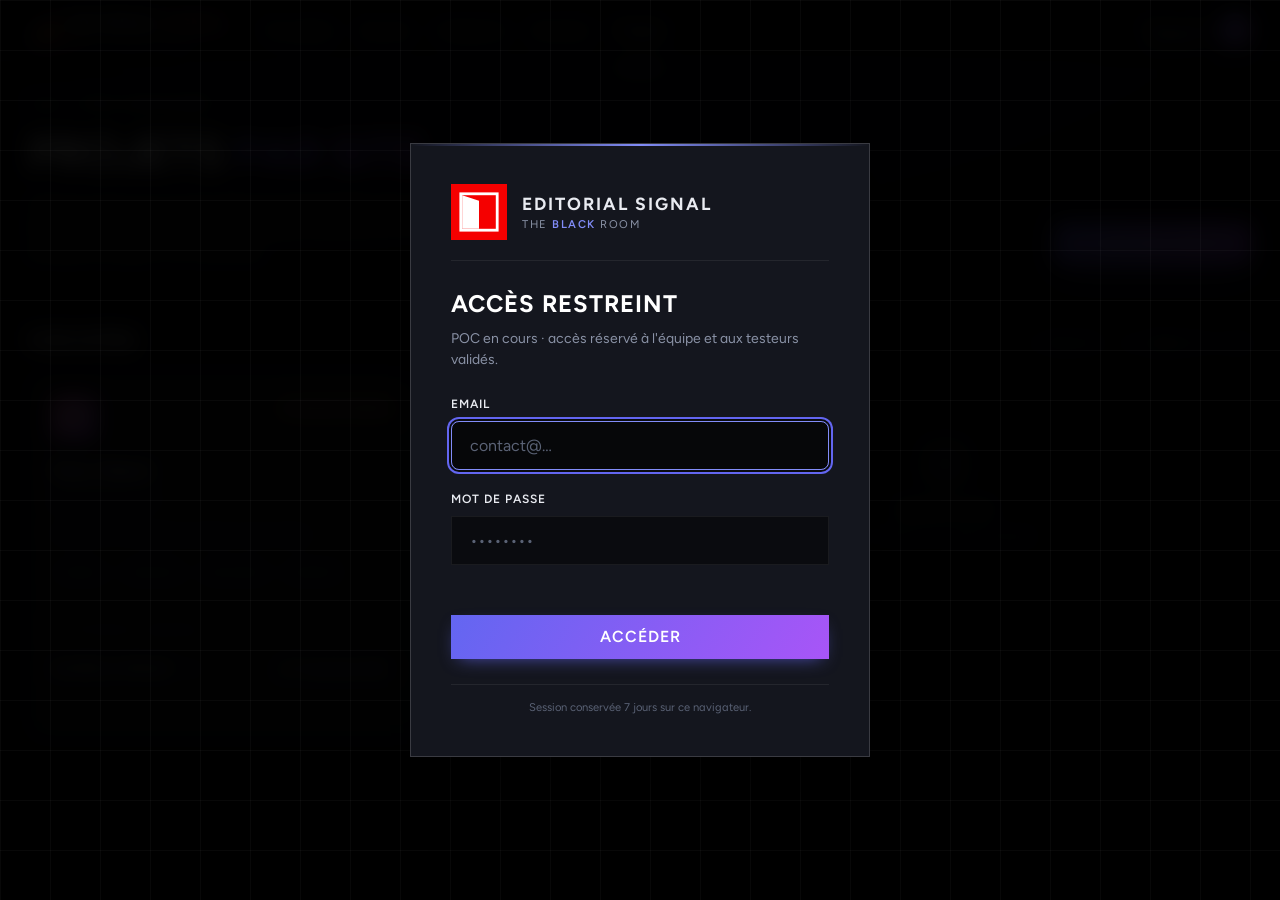
<file: projects.html>
<!DOCTYPE html>
<html lang="fr">
  <head>
    <meta charset="UTF-8" />
    <meta name="viewport" content="width=device-width, initial-scale=1.0" />
    <title>Projets · Editorial Signal · The Black Room</title>
    <meta name="description" content="Sites configurés et flux Discover personnalisés" />
    <meta name="theme-color" content="#0A0B0F" />
    <link rel="icon" type="image/svg+xml" href="assets/favicon.svg" />
    <link rel="preconnect" href="https://fonts.bunny.net" />
    <link
      href="https://fonts.bunny.net/css?family=figtree:400,500,600,700,800|jetbrains-mono:400,500,600,700&display=swap"
      rel="stylesheet"
    />
    <link rel="stylesheet" href="styles/tokens.css?v=tbr6" />
    <link rel="stylesheet" href="styles/base.css?v=tbr6" />
    <link rel="stylesheet" href="styles/components.css?v=tbr11" />
    <link rel="stylesheet" href="styles/cockpit-pro.css?v=tbr1" />
    <link rel="stylesheet" href="styles/tokens-bridge.css?v=tbr1" />
    <link rel="stylesheet" href="styles/projects-pro.css?v=tbr1" />
    <!-- Anti-FOUC : si pas de session valide, lock l'HTML avant le rendu -->
    <script>
      (function () {
        try {
          var raw = localStorage.getItem("tbr-auth-session");
          var session = raw ? JSON.parse(raw) : null;
          if (!session || typeof session.expires !== "number" || Date.now() >= session.expires) {
            document.documentElement.classList.add("is-locked");
          }
        } catch (e) {
          document.documentElement.classList.add("is-locked");
        }
      })();
    </script>
  </head>
  <body>
    <!-- Auth gate -->
    <div class="auth-gate" id="auth-gate" role="dialog" aria-modal="true" aria-labelledby="auth-title">
      <div class="auth-gate__card">
        <div class="auth-gate__brand">
          <img class="auth-gate__brand-logo" src="assets/logo-tbr.svg" alt="" />
          <div class="auth-gate__brand-text">
            <span class="auth-gate__brand-product">Editorial Signal</span>
            <span class="auth-gate__brand-tag">The <em>Black</em> Room</span>
          </div>
        </div>
        <h2 class="auth-gate__title" id="auth-title">Accès restreint</h2>
        <p class="auth-gate__deck">
          POC en cours · accès réservé à l'équipe et aux testeurs validés.
        </p>
        <form class="auth-gate__form" id="auth-form" novalidate autocomplete="off">
          <div class="auth-gate__field">
            <label class="auth-gate__label" for="auth-email">Email</label>
            <input class="auth-gate__input" type="email" id="auth-email" name="email" placeholder="contact@…" autocomplete="email" required />
          </div>
          <div class="auth-gate__field">
            <label class="auth-gate__label" for="auth-password">Mot de passe</label>
            <input class="auth-gate__input" type="password" id="auth-password" name="password" placeholder="••••••••" autocomplete="current-password" required />
          </div>
          <div class="auth-gate__error" id="auth-error" role="alert"></div>
          <button class="btn btn--primary auth-gate__submit" type="submit">Accéder</button>
        </form>
        <p class="auth-gate__footer">Session conservée 7 jours sur ce navigateur.</p>
      </div>
    </div>

    <div id="shell-mount" data-shell-active="projets" data-shell-search="false"></div>

    <div id="cp-root"></div>

    <script type="module" src="scripts/auth.js"></script>
    <script type="module" src="scripts/shell-pro.js?v=tbr1"></script>
    <script type="module" src="scripts/projects.js?v=tbr14"></script>
  </body>
</html>
</file>
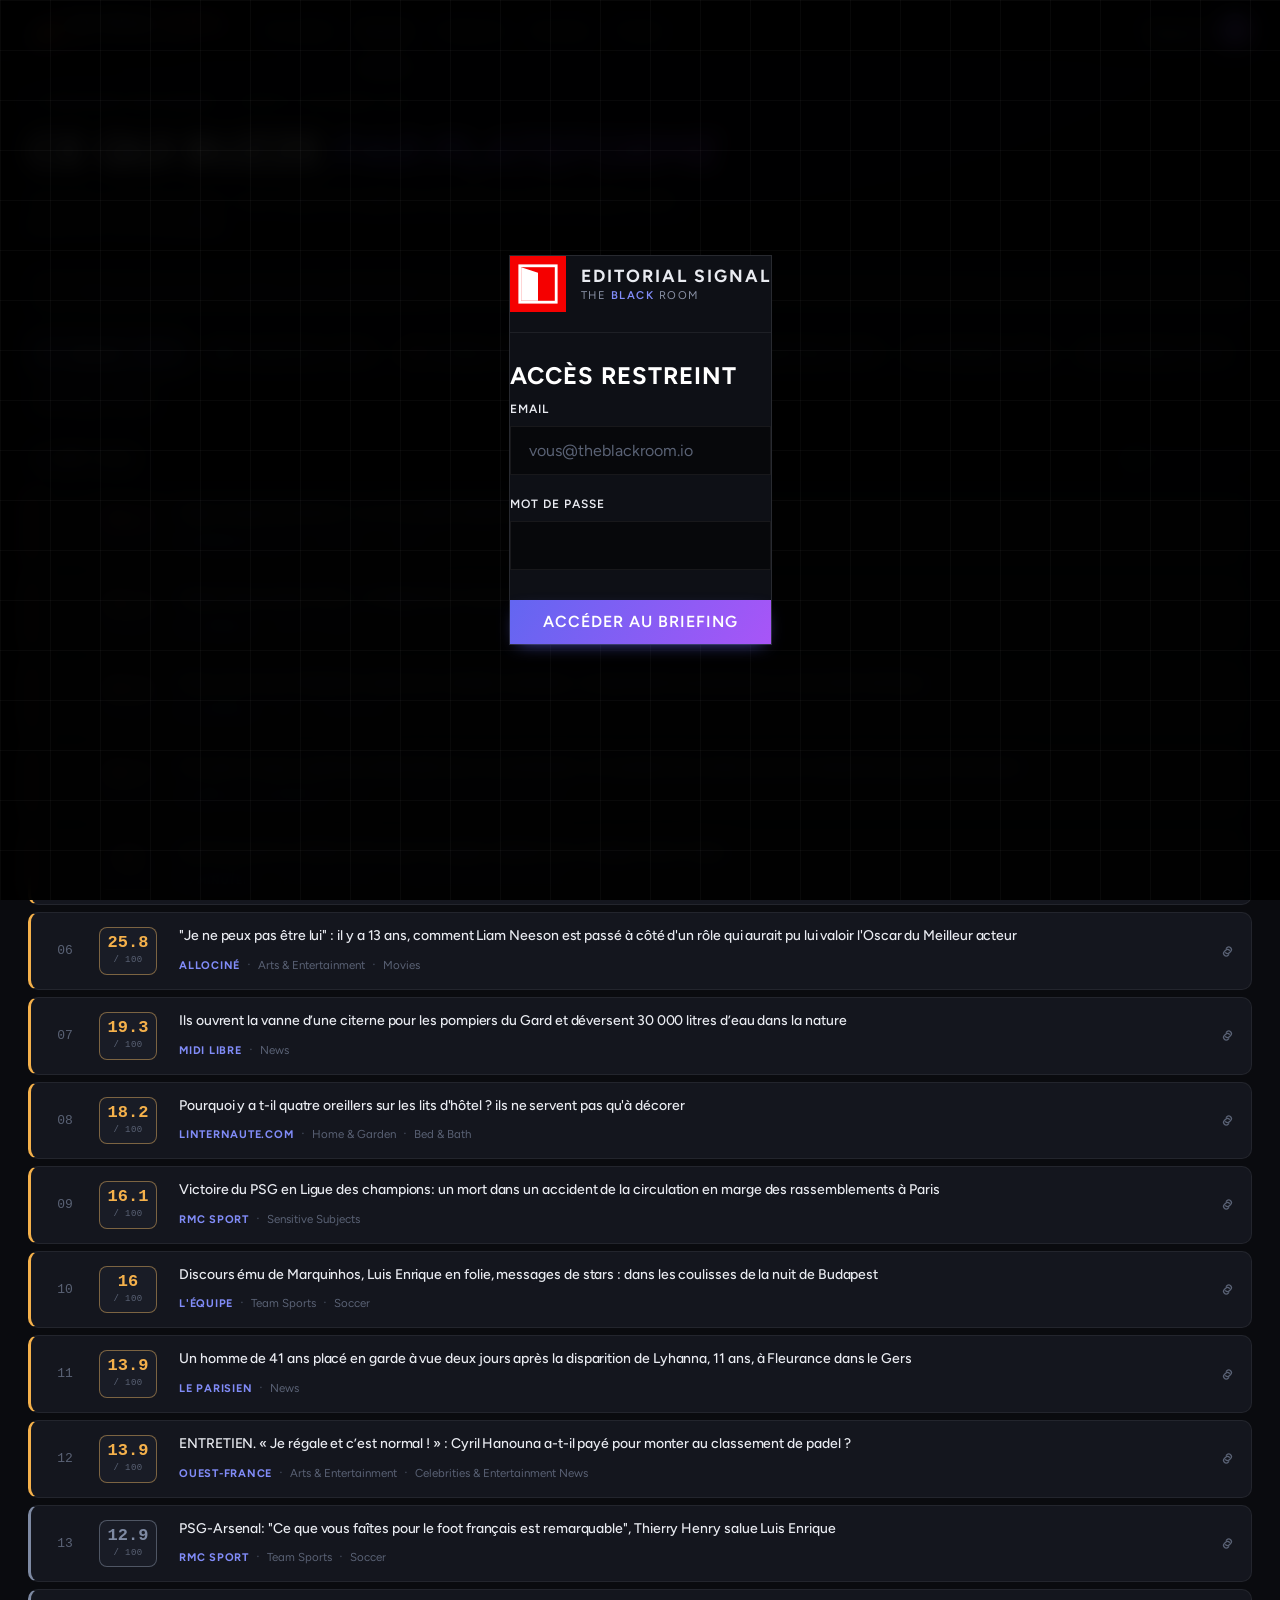
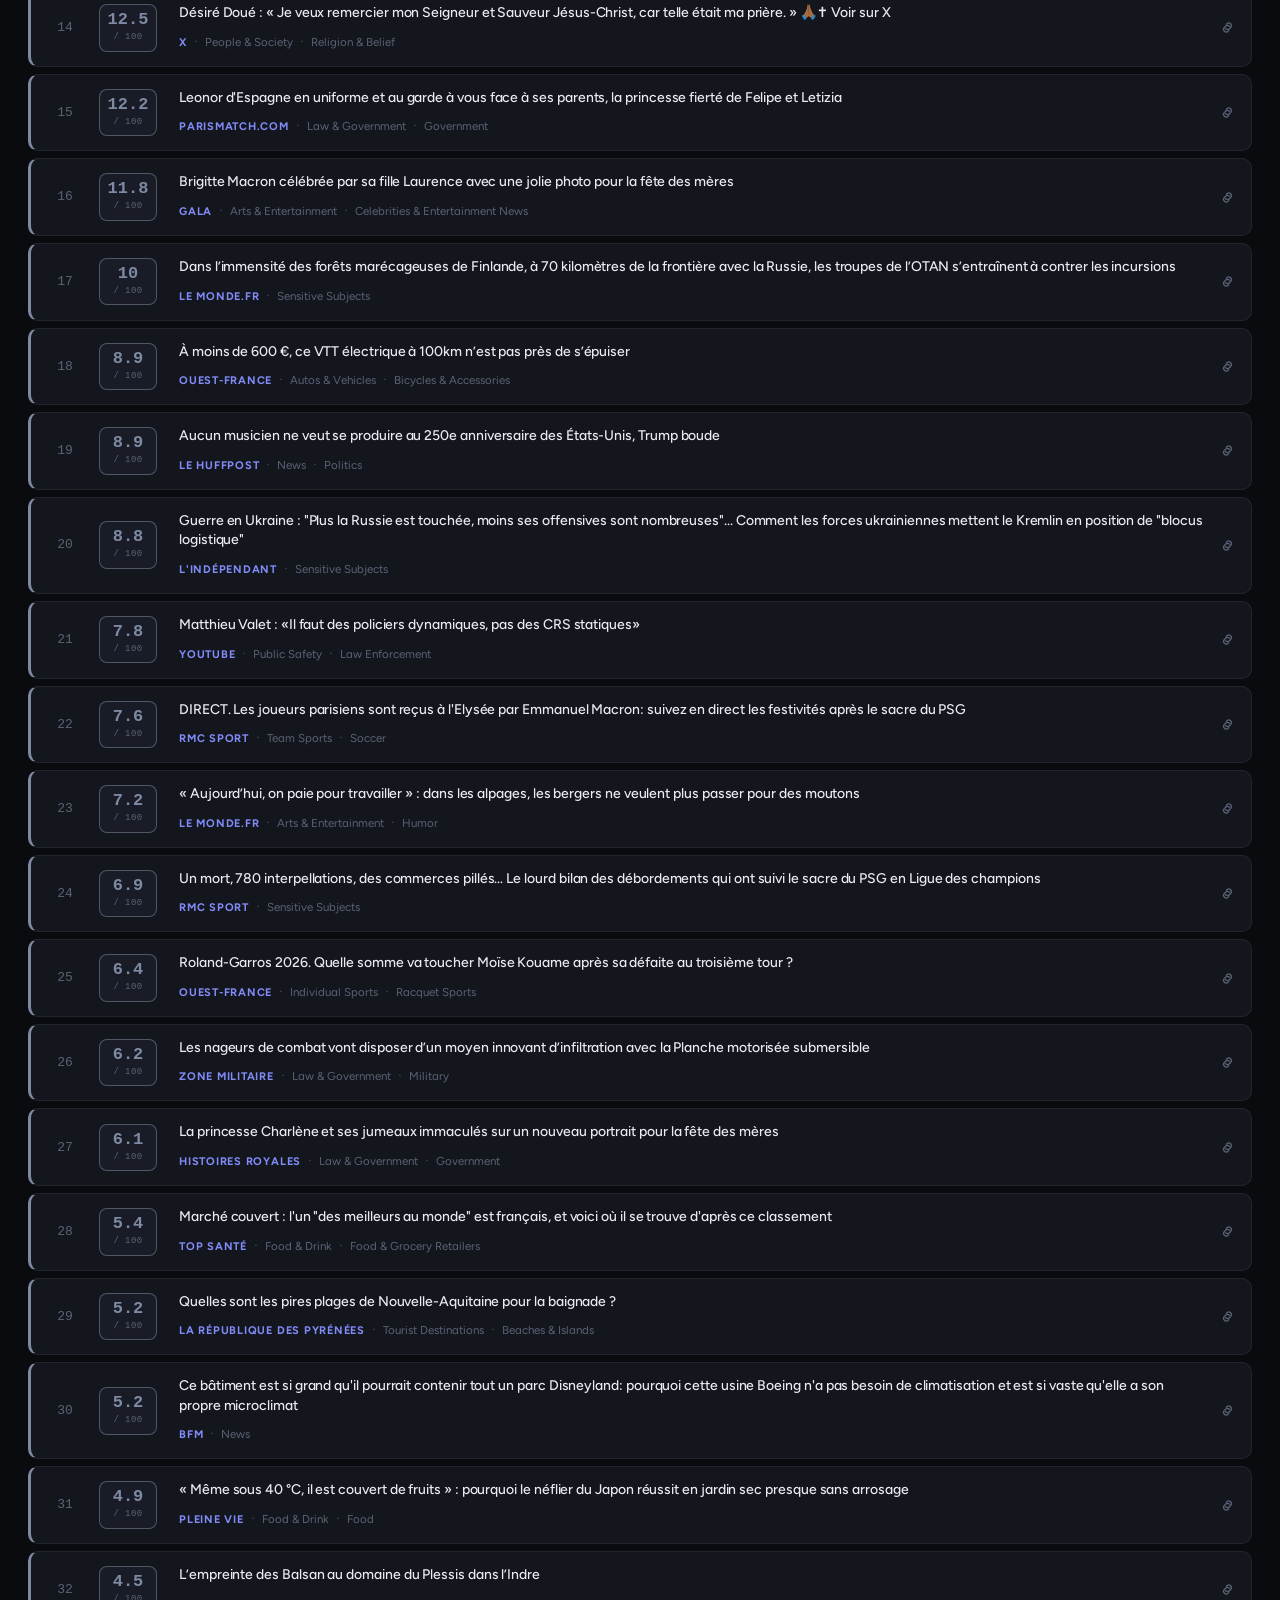
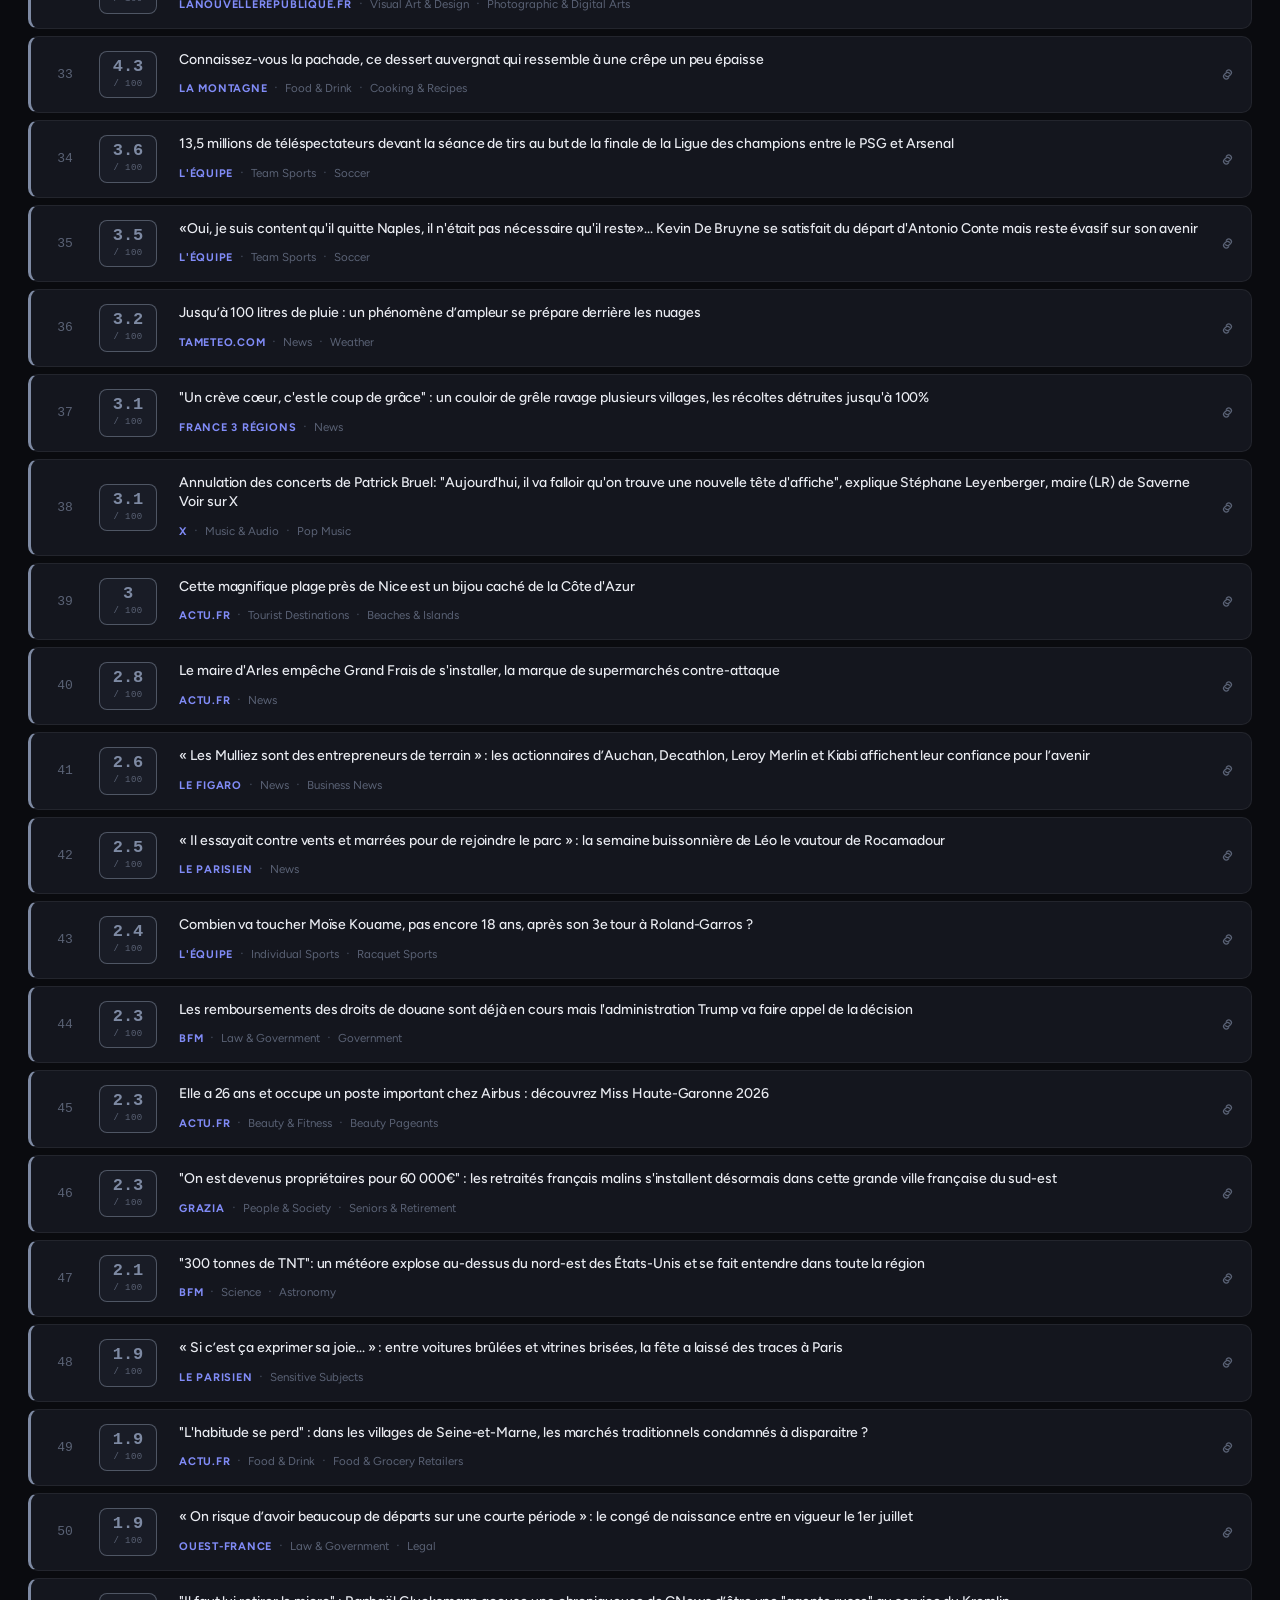
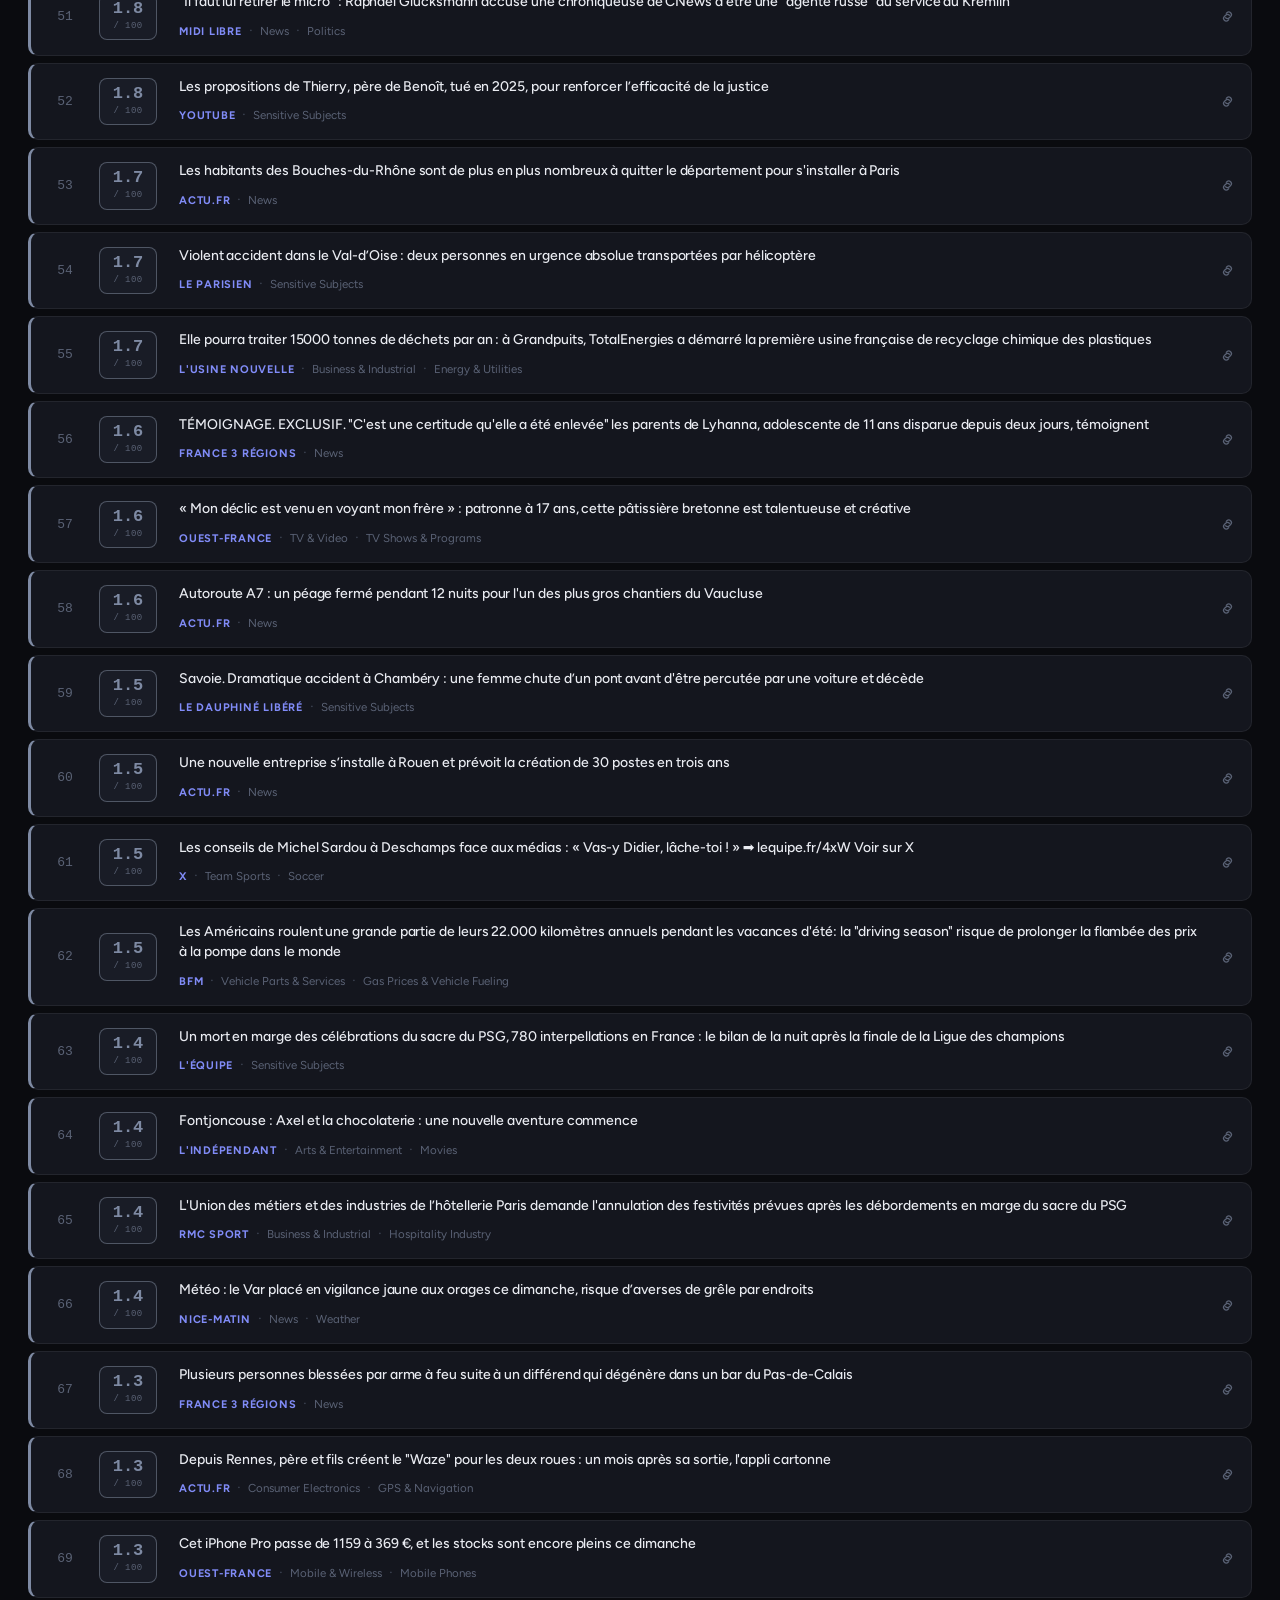
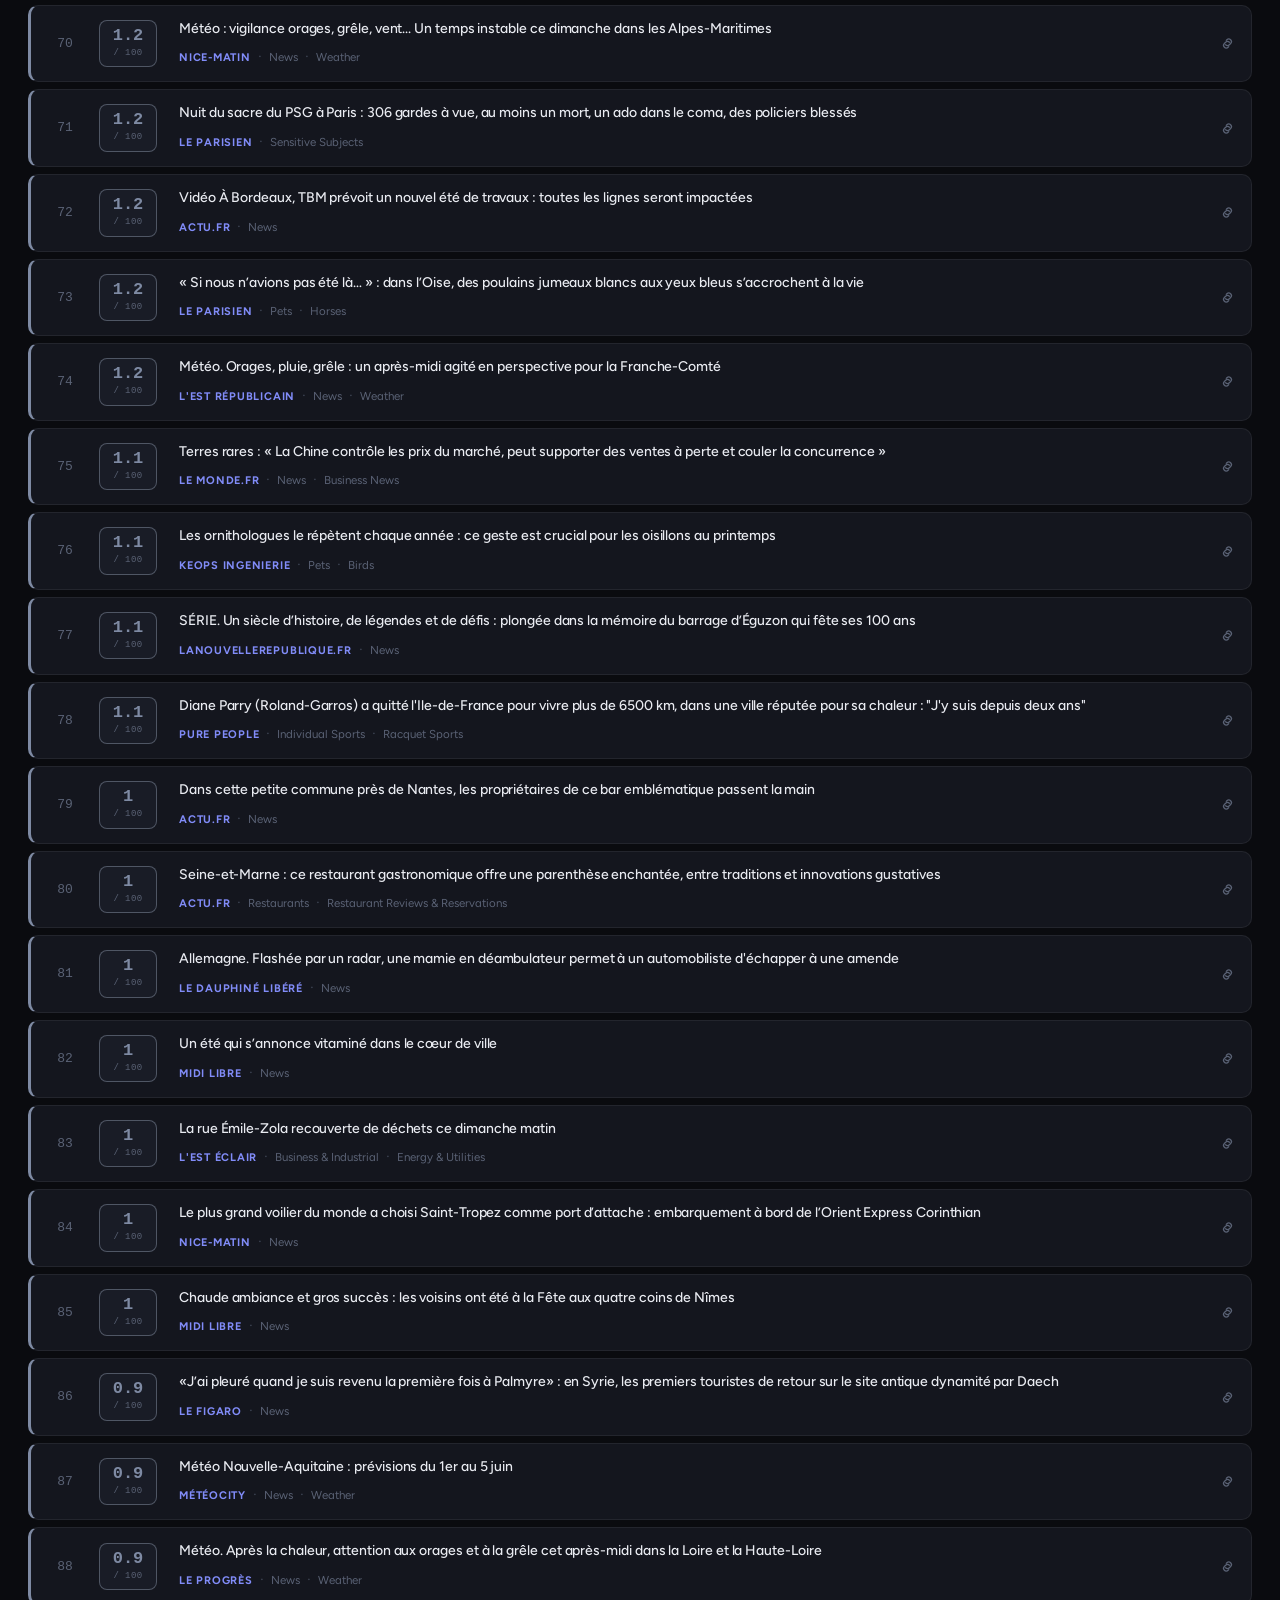
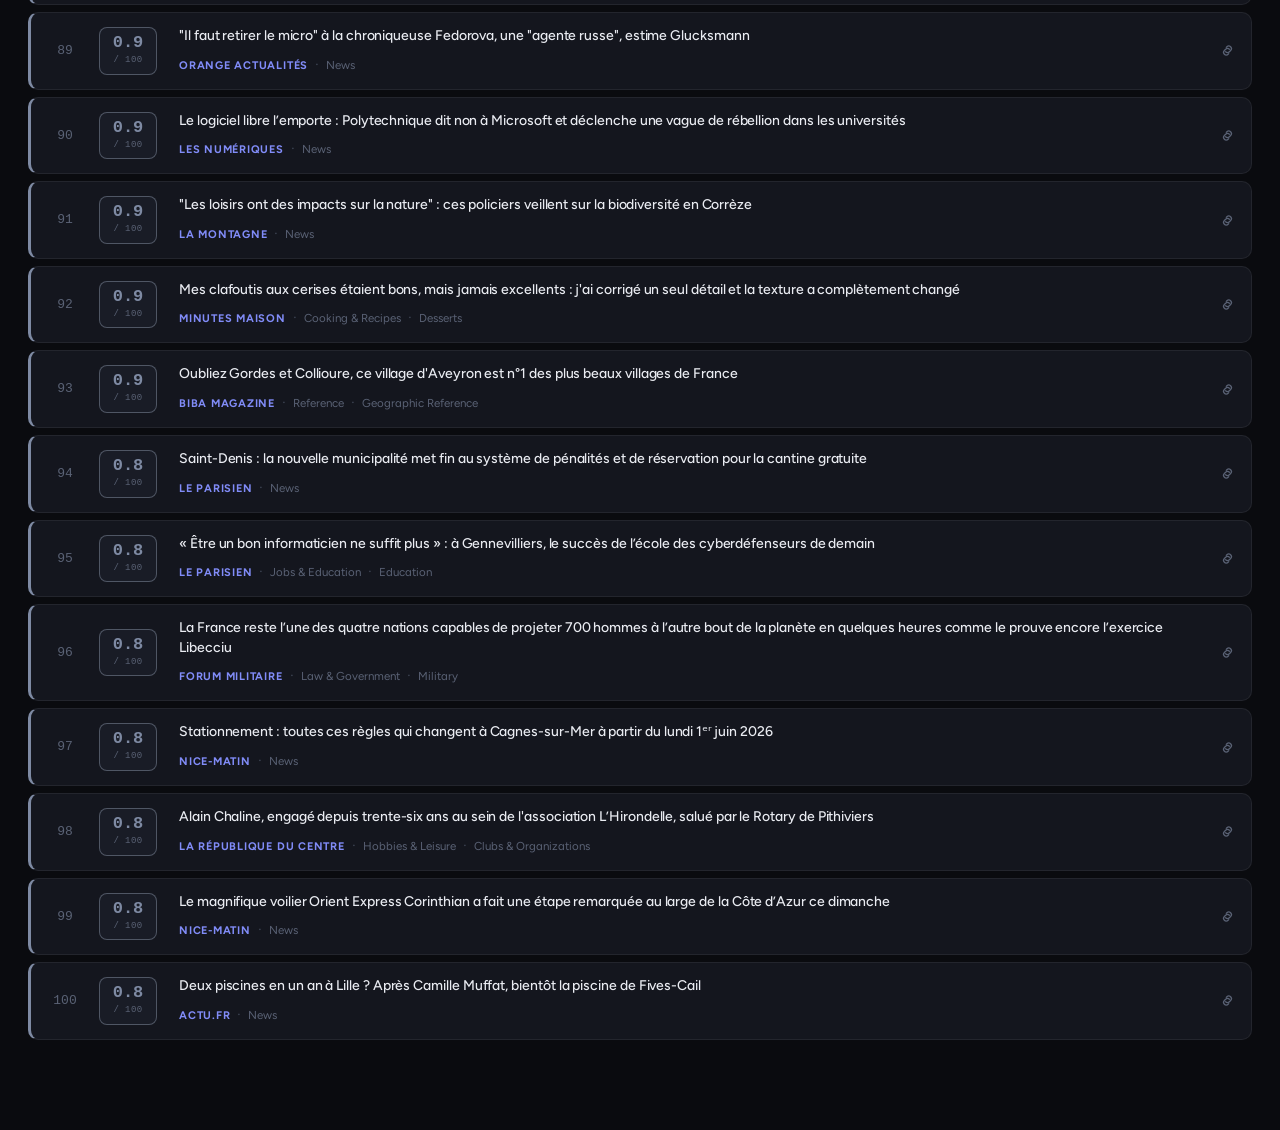
<file: tendances.html>
<!DOCTYPE html>
<html lang="fr">
  <head>
    <meta charset="UTF-8" />
    <meta name="viewport" content="width=device-width, initial-scale=1.0" />
    <title>Tendances par source · Editorial Signal · The Black Room</title>
    <meta
      name="description"
      content="Sujets qui buzzent sur chaque support — Discover, Google News, Reddit, YouTube, Trends, X, Wikipedia, MSN"
    />
    <meta name="theme-color" content="#0A0B0F" />
    <link rel="icon" type="image/svg+xml" href="assets/favicon.svg" />
    <link rel="preconnect" href="https://fonts.bunny.net" />
    <link
      href="https://fonts.bunny.net/css?family=figtree:400,500,600,700,800|jetbrains-mono:400,500,600,700&display=swap"
      rel="stylesheet"
    />
    <link rel="stylesheet" href="styles/tokens.css?v=tbr5" />
    <link rel="stylesheet" href="styles/base.css?v=tbr5" />
    <link rel="stylesheet" href="styles/components.css?v=tbr11" />
    <link rel="stylesheet" href="styles/cockpit-pro.css?v=tbr1" />
    <link rel="stylesheet" href="styles/tokens-bridge.css?v=tbr1" />
    <link rel="stylesheet" href="styles/tendances-pro.css?v=tbr1" />
    <!-- Anti-FOUC : si pas de session valide, lock l'HTML avant le rendu -->
    <script>
      (function () {
        try {
          var raw = localStorage.getItem("tbr-auth-session");
          var session = raw ? JSON.parse(raw) : null;
          if (!session || typeof session.expires !== "number" || Date.now() >= session.expires) {
            document.documentElement.classList.add("is-locked");
          }
        } catch (e) {
          document.documentElement.classList.add("is-locked");
        }
      })();
    </script>
  </head>
  <body>
    <!-- Auth modal (cosmetic gate) -->
    <div class="auth-gate" data-auth-root hidden>
      <div class="auth-gate__backdrop"></div>
      <div class="auth-gate__panel" role="dialog" aria-modal="true" aria-labelledby="auth-title">
        <div class="auth-gate__brand">
          <img class="auth-gate__brand-logo" src="assets/logo-tbr.svg" alt="" />
          <div class="auth-gate__brand-text">
            <span class="auth-gate__brand-product">Editorial Signal</span>
            <span class="auth-gate__brand-tag">The <em>Black</em> Room</span>
          </div>
        </div>
        <h1 class="auth-gate__title" id="auth-title">Accès restreint</h1>
        <form class="auth-gate__form" data-auth-form>
          <label class="auth-gate__field">
            <span class="auth-gate__label">Email</span>
            <input
              class="auth-gate__input"
              type="email"
              name="email"
              required
              autocomplete="email"
              placeholder="vous@theblackroom.io"
            />
          </label>
          <label class="auth-gate__field">
            <span class="auth-gate__label">Mot de passe</span>
            <input
              class="auth-gate__input"
              type="password"
              name="password"
              required
              autocomplete="current-password"
            />
          </label>
          <p class="auth-gate__error" data-auth-error hidden></p>
          <button class="btn btn--primary auth-gate__submit" type="submit">
            Accéder au briefing
          </button>
        </form>
      </div>
    </div>

    <!-- Shell rendu par scripts/shell-pro.js -->
    <div id="shell-mount" data-shell-active="sources" data-shell-search="false"></div>

    <!-- Contenu de la page rendu dynamiquement par scripts/tendances.js -->
    <div id="tp-root"></div>

    <script type="module" src="scripts/auth.js?v=tbr5"></script>
    <script type="module" src="scripts/shell-pro.js?v=tbr1"></script>
    <script type="module" src="scripts/tendances.js?v=tbr7"></script>
  </body>
</html>
</file>
<file: styles/tokens.css>
/* ===================================================================
   Editorial Signal × The Black Room
   Tokens de design — palette, typographie, espacements, animations.

   Source de vérité : https://theblackroom.io/ressources/DESIGN_SYSTEM.md
   =================================================================== */

:root {
  /* ── Couleurs principales ── */
  --primary-color: #F50000;
  --primary-hover: #CC0000;

  /* ── Statuts / accents néon ── */
  --success-color:  #00FF00;
  --warning-color:  #FFAA00;
  --info-color:     #00FFFF;
  --danger-color:   #F50000;
  --accent-magenta: #FF00FF;

  /* ── Backgrounds (sombre → moins sombre) ── */
  --bg-color:    #000000;
  --card-bg:     #0A0A0A;
  --summary-bg:  #0D0D0D;
  --header-bg:   #111111;

  /* ── Textes ── */
  --text-primary:   #FFFFFF;
  --text-secondary: #999999;
  --text-tertiary:  #666666;

  /* ── Bordures ── */
  --border-color:  #222222;
  --border-hover:  #333333;
  --border-strong: #444444;

  /* ── Ombres ── */
  --shadow:    0 4px 24px rgba(0, 0, 0, 0.4);
  --shadow-lg: 0 8px 40px rgba(0, 0, 0, 0.6);
  --glow-primary:        0 0 20px rgba(245, 0, 0, 0.3);
  --glow-primary-strong: 0 0 30px rgba(245, 0, 0, 0.5);

  /* ── Grille de fond ── */
  --grid-color: rgba(255, 255, 255, 0.05);

  /* ── Aliases legacy pour ne pas casser les classes JS ── */
  --bg-1:        var(--bg-color);
  --surface-1:   var(--card-bg);
  --surface-2:   var(--summary-bg);
  --surface-3:   var(--header-bg);
  --surface-4:   #1A1A1A;
  --border:      var(--border-color);
  --accent:      var(--primary-color);
  --accent-soft: rgba(245, 0, 0, 0.15);
  --accent-tint: rgba(245, 0, 0, 0.08);
  --success:     var(--success-color);
  --success-tint: rgba(0, 255, 0, 0.10);
  --warning:     var(--warning-color);
  --warning-tint: rgba(255, 170, 0, 0.10);
  --danger:      var(--danger-color);
  --danger-tint: rgba(245, 0, 0, 0.10);
  --text-1: var(--text-primary);
  --text-2: #BFBFBF;
  --text-3: var(--text-secondary);
  --text-4: var(--text-tertiary);
  --text-5: #444;
  --border-glow: rgba(245, 0, 0, 0.4);

  /* ── Typographie ── */
  --font-display: "Funnel Display", "Inter", -apple-system, BlinkMacSystemFont, sans-serif;
  --font-body:    "DM Sans", -apple-system, BlinkMacSystemFont, "Segoe UI", sans-serif;
  --font-mono:    "DM Sans", ui-monospace, "SF Mono", Menlo, monospace;
  /* Aliases legacy */
  --font-serif: var(--font-display);
  --font-sans:  var(--font-body);

  /* Hiérarchie typographique TBR */
  --fs-h1: 3.5rem;
  --fs-h2: 2rem;
  --fs-h3: 1.5rem;
  --fs-tab: 1.1rem;
  --fs-base: 1rem;
  --fs-sm: 0.875rem;
  --fs-xs: 0.75rem;

  /* Aliases legacy (fluid scale, conservés pour transition) */
  --text-xs: 0.75rem;
  --text-sm: 0.875rem;
  --text-base: 1rem;
  --text-md: 1.125rem;
  --text-lg: 1.5rem;
  --text-xl: 2rem;
  --text-2xl: 2.5rem;
  --text-3xl: 3rem;
  --text-display: 3.5rem;

  --leading-tight: 1.1;
  --leading-snug: 1.25;
  --leading-normal: 1.5;
  --leading-loose: 1.6;

  --tracking-tight: 0;
  --tracking-snug: 0;
  --tracking-wide: 1px;
  --tracking-mega: 1px;

  /* ── Espacement (multiples de 5px) ── */
  --space-xs:  5px;
  --space-sm:  10px;
  --space-md:  15px;
  --space-lg:  20px;
  --space-xl:  25px;
  --space-2xl: 30px;
  --space-3xl: 40px;
  --space-4xl: 60px;
  /* Aliases legacy */
  --space-1: 5px;
  --space-2: 10px;
  --space-3: 15px;
  --space-4: 20px;
  --space-5: 25px;
  --space-6: 30px;
  --space-7: 40px;
  --space-8: 60px;
  --space-9: 80px;
  --space-10: 100px;

  /* ── Radius (sharp edges partout) ── */
  --radius-xs:   0;
  --radius-sm:   0;
  --radius-md:   0;
  --radius-lg:   0;
  --radius-xl:   0;
  --radius-pill: 0;

  /* ── Durées + easings ── */
  --duration-fast:   150ms;
  --duration-normal: 300ms;
  --duration-slow:   500ms;
  --ease-out-expo: cubic-bezier(0.16, 1, 0.3, 1);
  --ease-in-out:   ease;

  /* ── Layout ── */
  --shell-header-h: 80px;
  --content-max: 1200px;
  --content-pad-x: 20px;

  /* Aliases shadow legacy */
  --shadow-1: var(--shadow);
  --shadow-2: var(--shadow-lg);
  --shadow-glow: var(--glow-primary);
}
</file>
<file: styles/base.css>
/* ===================================================================
   Base — reset, typographie, shell header, boutons.
   Conforme au design system The Black Room.
   =================================================================== */

*,
*::before,
*::after {
  box-sizing: border-box;
}

html,
body {
  margin: 0;
  padding: 0;
}

html {
  background: var(--bg-color);
  color: var(--text-primary);
  font-family: var(--font-body);
  font-size: 16px;
  -webkit-font-smoothing: antialiased;
  -moz-osx-font-smoothing: grayscale;
  text-rendering: optimizeLegibility;
}

body {
  min-height: 100vh;
  font-size: var(--fs-base);
  font-weight: 400;
  line-height: var(--leading-loose);
  color: var(--text-primary);

  /* Grille de fond TBR — overlay 50×50 */
  background-color: var(--bg-color);
  background-image:
    linear-gradient(var(--grid-color) 1px, transparent 1px),
    linear-gradient(90deg, var(--grid-color) 1px, transparent 1px);
  background-size: 50px 50px;
  background-position: -1px -1px;

  padding: 0;
  overflow-x: hidden;
}

/* Headings : Funnel Display, UPPERCASE par défaut */
h1, h2, h3, h4, h5 {
  margin: 0;
  font-family: var(--font-display);
  font-weight: 700;
  text-transform: uppercase;
  letter-spacing: 1px;
  color: var(--text-primary);
  line-height: var(--leading-tight);
}

h1 { font-size: var(--fs-h1); letter-spacing: 2px; }
h2 { font-size: var(--fs-h2); }
h3 { font-size: var(--fs-h3); }

p {
  margin: 0;
  color: var(--text-primary);
}

a {
  color: inherit;
  text-decoration: none;
  transition: color var(--duration-fast) ease;
}

a:hover {
  color: var(--primary-color);
}

button {
  font-family: inherit;
  font-size: inherit;
  color: inherit;
  background: none;
  border: none;
  cursor: pointer;
  padding: 0;
}

ul {
  margin: 0;
  padding: 0;
  list-style: none;
}

strong {
  font-weight: 700;
  color: var(--text-primary);
}

em {
  font-style: normal;
  color: var(--primary-color);
}

::selection {
  background: var(--primary-color);
  color: var(--text-primary);
}

/* ===================================================================
   Shell header — sticky, fond noir avec bordure néon en bas
   =================================================================== */

.shell-header {
  position: sticky;
  top: 0;
  z-index: 50;
  display: grid;
  grid-template-columns: auto 1fr auto;
  align-items: center;
  gap: var(--space-2xl);
  min-height: var(--shell-header-h);
  padding: var(--space-md) var(--space-lg);
  background: rgba(0, 0, 0, 0.92);
  backdrop-filter: blur(12px);
  -webkit-backdrop-filter: blur(12px);
  border-bottom: 1px solid var(--border-color);
}

.shell-header::after {
  content: "";
  position: absolute;
  inset: auto 0 -1px 0;
  height: 1px;
  background: linear-gradient(
    90deg,
    transparent 0%,
    var(--primary-color) 40%,
    var(--primary-color) 60%,
    transparent 100%
  );
  opacity: 0.5;
}

/* ── Brand : logo TBR + texte ── */

.brand {
  display: inline-flex;
  align-items: center;
  gap: var(--space-md);
  font-family: var(--font-display);
  text-transform: uppercase;
  letter-spacing: 1px;
}

.brand__logo {
  width: 44px;
  height: 44px;
  max-width: 44px;
  max-height: 44px;
  min-width: 44px;
  flex-shrink: 0;
  display: block;
  object-fit: contain;
}

.brand__text {
  display: flex;
  flex-direction: column;
  line-height: 1;
}

.brand__product {
  font-size: 1.05rem;
  font-weight: 700;
  color: var(--text-primary);
  letter-spacing: 2px;
}

.brand__byline {
  font-family: var(--font-body);
  font-size: 0.65rem;
  font-weight: 400;
  letter-spacing: 1.5px;
  color: var(--text-secondary);
  text-transform: uppercase;
  margin-top: 4px;
}

.brand__byline em {
  color: var(--primary-color);
  font-style: normal;
  font-weight: 600;
}

/* ── Navigation principale ── */

.shell-nav {
  display: flex;
  align-items: center;
  gap: var(--space-xs);
  border: 1px solid var(--border-color);
  background: var(--card-bg);
}

.shell-nav__link {
  position: relative;
  padding: 12px 20px;
  font-family: var(--font-display);
  font-size: var(--fs-sm);
  font-weight: 600;
  text-transform: uppercase;
  letter-spacing: 1px;
  color: var(--text-secondary);
  border-bottom: 2px solid transparent;
  white-space: nowrap;
  transition: all var(--duration-fast) ease;
}

.shell-nav__link:hover {
  color: var(--text-primary);
  background: rgba(255, 255, 255, 0.03);
}

.shell-nav__link.is-active {
  color: var(--primary-color);
  background: rgba(245, 0, 0, 0.08);
  border-bottom-color: var(--primary-color);
}

/* ── Bloc utilisateur ── */

.shell-user {
  display: inline-flex;
  align-items: center;
  gap: var(--space-md);
}

.shell-user__role {
  font-family: var(--font-display);
  font-size: var(--fs-xs);
  font-weight: 600;
  text-transform: uppercase;
  letter-spacing: 1px;
  color: var(--text-secondary);
}

.shell-user__avatar {
  display: inline-flex;
  align-items: center;
  justify-content: center;
  width: 38px;
  height: 38px;
  background: var(--header-bg);
  border: 1px solid var(--border-strong);
  color: var(--text-primary);
  font-family: var(--font-display);
  font-size: 0.85rem;
  font-weight: 700;
  letter-spacing: 1px;
}

/* ===================================================================
   Buttons — primaire rouge avec glow, secondaire ghost
   =================================================================== */

.btn {
  display: inline-flex;
  align-items: center;
  justify-content: center;
  gap: var(--space-sm);
  height: 44px;
  padding: 0 24px;
  background: transparent;
  color: var(--text-primary);
  font-family: var(--font-display);
  font-size: var(--fs-base);
  font-weight: 600;
  text-transform: uppercase;
  letter-spacing: 1px;
  border: 1px solid var(--border-color);
  cursor: pointer;
  transition: all var(--duration-normal) ease;
}

.btn:hover {
  background: rgba(255, 255, 255, 0.05);
  border-color: var(--border-strong);
}

.btn:active {
  transform: translateY(0);
}

.btn--primary {
  background: var(--primary-color);
  color: #fff;
  border-color: var(--primary-color);
  box-shadow: var(--glow-primary);
}

.btn--primary:hover {
  background: var(--primary-hover);
  border-color: var(--primary-hover);
  transform: translateY(-2px);
  box-shadow: var(--glow-primary-strong);
}

.btn--ghost {
  background: transparent;
  color: var(--text-primary);
  border-color: var(--border-color);
}

.btn--ghost:hover {
  background: rgba(255, 255, 255, 0.05);
  border-color: var(--border-strong);
}

.btn--danger {
  background: var(--danger-color);
  color: #fff;
  border-color: var(--danger-color);
  box-shadow: var(--glow-primary);
}

.btn--sm {
  height: 36px;
  padding: 0 16px;
  font-size: var(--fs-xs);
}

.btn--icon {
  width: 44px;
  padding: 0;
}

/* ===================================================================
   Utilities
   =================================================================== */

.eyebrow {
  display: inline-flex;
  align-items: center;
  gap: var(--space-sm);
  font-family: var(--font-display);
  font-size: var(--fs-xs);
  font-weight: 600;
  text-transform: uppercase;
  letter-spacing: 1px;
  color: var(--text-secondary);
}

.eyebrow::before {
  content: "";
  width: 24px;
  height: 1px;
  background: var(--border-strong);
}

.status-dot {
  width: 8px;
  height: 8px;
  background: var(--success-color);
  box-shadow: 0 0 0 4px rgba(0, 255, 0, 0.15);
  animation: pulse-dot 2s ease-in-out infinite;
  flex-shrink: 0;
}

@keyframes pulse-dot {
  0%, 100% { box-shadow: 0 0 0 4px rgba(0, 255, 0, 0.15); }
  50%      { box-shadow: 0 0 0 7px rgba(0, 255, 0, 0.05); }
}

.content {
  max-width: var(--content-max);
  margin: 0 auto;
  padding: 0 var(--content-pad-x);
}

/* ===================================================================
   Animations TBR
   =================================================================== */

@keyframes fadeIn {
  from { opacity: 0; transform: translateY(10px); }
  to   { opacity: 1; transform: translateY(0); }
}

@keyframes slideIn {
  from { opacity: 0; transform: translateY(30px); }
  to   { opacity: 1; transform: translateY(0); }
}

@keyframes spin {
  to { transform: rotate(360deg); }
}

@media (prefers-reduced-motion: reduce) {
  *,
  *::before,
  *::after {
    animation-duration: 0.001ms !important;
    transition-duration: 0.001ms !important;
  }
}

/* ===================================================================
   Toast (en bas à droite)
   =================================================================== */

.toast-host {
  position: fixed;
  bottom: 24px;
  right: 24px;
  display: flex;
  flex-direction: column;
  gap: var(--space-sm);
  z-index: 100;
  pointer-events: none;
}

.toast {
  padding: 14px 20px;
  background: var(--card-bg);
  border: 1px solid var(--border-strong);
  color: var(--text-primary);
  font-family: var(--font-body);
  font-size: var(--fs-sm);
  box-shadow: var(--shadow);
  opacity: 0;
  transform: translateY(8px);
  transition: opacity var(--duration-normal) ease,
              transform var(--duration-normal) ease;
  max-width: 380px;
  pointer-events: auto;
  border-left: 3px solid var(--primary-color);
}

.toast.is-visible {
  opacity: 1;
  transform: translateY(0);
}

/* ===================================================================
   Responsive
   =================================================================== */

@media (max-width: 880px) {
  .shell-header {
    grid-template-columns: auto auto;
    grid-template-rows: auto auto;
    gap: var(--space-md);
  }
  .shell-nav {
    grid-column: 1 / -1;
    grid-row: 2;
    overflow-x: auto;
    border-left: none;
    border-right: none;
  }
  h1 { font-size: 2.5rem; }
}
</file>
<file: styles/components.css>
/* ===================================================================
   Components — score, signals, sujet row, reporter, états.
   Style The Black Room : sharp edges, néons, Funnel Display.
   =================================================================== */

/* ===================================================================
   Score badge — devient un position-badge carré coloré par tier
   =================================================================== */

.score {
  position: relative;
  display: inline-flex;
  align-items: center;
  justify-content: center;
  flex-shrink: 0;
  width: var(--score-w, 64px);
  height: var(--score-h, 44px);
  border: 1px solid var(--score-color, var(--border-hover));
  background: var(--header-bg);
  font-family: var(--font-display);
  font-weight: 700;
  font-size: var(--score-font, 1.1rem);
  color: var(--score-color, var(--text-primary));
  letter-spacing: 1px;
  line-height: 1;
}

.score__ring { display: none; }

.score__value {
  position: relative;
  z-index: 1;
}

/* Tiers via data-attribute */

.score[data-tier="high"] {
  --score-color: var(--success-color);
  background: rgba(0, 255, 0, 0.08);
  box-shadow: inset 0 0 0 1px var(--success-color);
}

.score[data-tier="medium"] {
  --score-color: var(--warning-color);
  background: rgba(255, 170, 0, 0.06);
}

.score[data-tier="low"] {
  --score-color: var(--danger-color);
  background: rgba(245, 0, 0, 0.06);
}

/* Variante grande (hero / mes sujets) */
.score--lg {
  --score-w: 96px;
  --score-h: 96px;
  --score-font: 2rem;
}

.score--lg[data-tier="high"] {
  box-shadow:
    inset 0 0 0 2px var(--success-color),
    0 0 24px rgba(0, 255, 0, 0.18);
}

.score--lg[data-tier="medium"] {
  box-shadow: inset 0 0 0 2px var(--warning-color);
}

.score--lg[data-tier="low"] {
  box-shadow: inset 0 0 0 2px var(--danger-color);
}

.score--lg::after {
  content: attr(data-label);
  position: absolute;
  bottom: -22px;
  left: 50%;
  transform: translateX(-50%);
  font-family: var(--font-display);
  font-size: 0.65rem;
  font-weight: 600;
  letter-spacing: 1px;
  text-transform: uppercase;
  color: var(--text-secondary);
  white-space: nowrap;
}

.score--xs {
  --score-w: 44px;
  --score-h: 28px;
  --score-font: 0.85rem;
}

/* ===================================================================
   Signal badge (ex-pill) — type-badge néon
   =================================================================== */

.signal {
  display: inline-flex;
  align-items: center;
  gap: 8px;
  height: 28px;
  padding: 0 12px;
  background: rgba(255, 255, 255, 0.04);
  border: 1px solid var(--border-color);
  font-family: var(--font-display);
  font-size: var(--fs-xs);
  font-weight: 600;
  text-transform: uppercase;
  letter-spacing: 0.5px;
  color: var(--text-secondary);
  white-space: nowrap;
  transition: all var(--duration-fast) ease;
}

.signal:hover {
  border-color: var(--border-strong);
}

.signal__dot {
  width: 6px;
  height: 6px;
  flex-shrink: 0;
  border-radius: 0;
}

.signal__label {
  color: var(--text-secondary);
}

.signal__value {
  font-family: var(--font-body);
  font-size: 0.75rem;
  font-weight: 600;
  text-transform: none;
  letter-spacing: 0;
  color: var(--text-primary);
}

/* ===================================================================
   Variantes par source — couleurs iconiques de marque pour que le
   rédacteur identifie d'un coup d'œil l'origine du signal :

     discover  → vert (signal éditorial validé)
     gnews     → bleu Google #4285F4
     reddit    → orange Reddit #FF4500
     msn       → cyan Microsoft #00A4EF
     youtube   → rouge YouTube #FF0033
     trends    → jaune Google Trends #FBBC04
     wiki      → blanc neutre
     x         → cyan néon
   =================================================================== */

/* DISCOVER — vert success (signal Discover = objectif final du produit) */
.signal[data-source="discover"],
.signal[data-source="gsc"] {  /* fallback ancien snapshot */
  background: rgba(0, 255, 0, 0.08);
  border-color: var(--success-color);
  color: var(--success-color);
}
.signal[data-source="discover"] .signal__dot,
.signal[data-source="discover"] .signal__label,
.signal[data-source="discover"] .signal__value,
.signal[data-source="gsc"] .signal__dot,
.signal[data-source="gsc"] .signal__label,
.signal[data-source="gsc"] .signal__value { color: var(--success-color); }
.signal[data-source="discover"] .signal__dot,
.signal[data-source="gsc"] .signal__dot { background: var(--success-color); }

/* GOOGLE NEWS — bleu Google #4285F4 */
.signal[data-source="gnews"] {
  background: rgba(66, 133, 244, 0.10);
  border-color: #4285F4;
  color: #5C9CFF;
}
.signal[data-source="gnews"] .signal__label,
.signal[data-source="gnews"] .signal__value { color: #5C9CFF; }
.signal[data-source="gnews"] .signal__dot { background: #4285F4; }

/* REDDIT — orange Reddit officiel #FF4500 */
.signal[data-source="reddit"] {
  background: rgba(255, 69, 0, 0.10);
  border-color: #FF4500;
  color: #FF7849;
}
.signal[data-source="reddit"] .signal__label,
.signal[data-source="reddit"] .signal__value { color: #FF7849; }
.signal[data-source="reddit"] .signal__dot { background: #FF4500; }

/* MSN — cyan Microsoft #00A4EF */
.signal[data-source="msn"] {
  background: rgba(0, 164, 239, 0.08);
  border-color: #00A4EF;
  color: #4DC3FF;
}
.signal[data-source="msn"] .signal__label,
.signal[data-source="msn"] .signal__value { color: #4DC3FF; }
.signal[data-source="msn"] .signal__dot { background: #00A4EF; }

/* YOUTUBE — rouge YouTube #FF0033 (légèrement décalé du primary TBR pour
   éviter la confusion avec Trends/accent général) */
.signal[data-source="youtube"] {
  background: rgba(255, 0, 51, 0.08);
  border-color: #FF0033;
  color: #FF4D6E;
}
.signal[data-source="youtube"] .signal__label,
.signal[data-source="youtube"] .signal__value { color: #FF4D6E; }
.signal[data-source="youtube"] .signal__dot { background: #FF0033; }

/* GOOGLE TRENDS — jaune Google Trends #FBBC04 */
.signal[data-source="trends"] {
  background: rgba(251, 188, 4, 0.08);
  border-color: #FBBC04;
  color: #FFD24F;
}
.signal[data-source="trends"] .signal__label,
.signal[data-source="trends"] .signal__value { color: #FFD24F; }
.signal[data-source="trends"] .signal__dot { background: #FBBC04; }

/* WIKIMEDIA — blanc neutre */
.signal[data-source="wiki"] {
  background: rgba(255, 255, 255, 0.04);
  border-color: var(--border-strong);
}
.signal[data-source="wiki"] .signal__dot { background: var(--text-primary); }

/* X (ex-Twitter) — cyan néon */
.signal[data-source="x"] {
  background: rgba(0, 255, 255, 0.06);
  border-color: var(--info-color);
  color: var(--info-color);
}
.signal[data-source="x"] .signal__label,
.signal[data-source="x"] .signal__value { color: var(--info-color); }
.signal[data-source="x"] .signal__dot { background: var(--info-color); }

/* NEWS (fallback ancien) — orange neutre */
.signal[data-source="news"] {
  background: rgba(255, 170, 0, 0.08);
  border-color: var(--warning-color);
  color: var(--warning-color);
}
.signal[data-source="news"] .signal__label,
.signal[data-source="news"] .signal__value { color: var(--warning-color); }
.signal[data-source="news"] .signal__dot { background: var(--warning-color); }

.signal--hero {
  height: 32px;
  padding: 0 14px;
  font-size: 0.8rem;
}

/* ===================================================================
   Reporter chip / card — avatar carré + nom Funnel Display
   =================================================================== */

.reporter {
  display: inline-flex;
  align-items: center;
  gap: var(--space-sm);
  min-width: 0;
}

.reporter__avatar {
  width: 36px;
  height: 36px;
  flex-shrink: 0;
  display: inline-flex;
  align-items: center;
  justify-content: center;
  background: var(--header-bg);
  border: 1px solid var(--border-strong);
  font-family: var(--font-display);
  font-size: 0.8rem;
  font-weight: 700;
  letter-spacing: 1px;
  color: var(--text-primary);
}

.reporter__body {
  min-width: 0;
  display: flex;
  flex-direction: column;
  gap: 2px;
}

.reporter__name {
  font-family: var(--font-display);
  font-size: var(--fs-sm);
  font-weight: 600;
  text-transform: uppercase;
  letter-spacing: 0.5px;
  color: var(--text-primary);
  white-space: nowrap;
  overflow: hidden;
  text-overflow: ellipsis;
}

.reporter__theme {
  font-family: var(--font-body);
  font-size: 0.7rem;
  color: var(--text-secondary);
  white-space: nowrap;
  letter-spacing: 0;
  text-transform: none;
}

.reporter__theme strong {
  color: var(--success-color);
  font-family: var(--font-display);
  font-size: 0.7rem;
  font-weight: 700;
  margin-right: 4px;
}

.reporter--lg .reporter__avatar {
  width: 48px;
  height: 48px;
  font-size: 0.95rem;
}

.reporter--lg .reporter__name {
  font-size: var(--fs-base);
}

/* ===================================================================
   Sujet row — élément central scannable
   =================================================================== */

.sujet {
  position: relative;
  display: grid;
  grid-template-columns: 44px 64px minmax(0, 1fr) auto;
  gap: var(--space-lg);
  align-items: center;
  padding: var(--space-lg) var(--space-xl);
  background: var(--card-bg);
  border: 1px solid var(--border-color);
  transition: all var(--duration-normal) ease;
  cursor: pointer;
}

.sujet:hover {
  border-color: var(--border-hover);
  background: #0E0E0E;
}

.sujet.is-expanded {
  border-color: var(--primary-color);
  box-shadow: 0 0 0 1px var(--primary-color), var(--glow-primary);
  background: #0C0C0C;
}

.sujet__rank {
  font-family: var(--font-display);
  font-size: 1.25rem;
  font-weight: 700;
  color: var(--primary-color);
  letter-spacing: 1px;
}

/* Article Discover non-promu en sujet MSN : marqueur visuel distinct
   pour ne pas le confondre avec un sujet scoré globalement. */
.sujet--discover-only {
  border-style: dashed;
  background: rgba(245, 0, 0, 0.02);
}

.sujet__rank--discover {
  font-size: 0.7rem;
  color: var(--text-secondary);
  letter-spacing: 1.5px;
  align-self: center;
}

.sujet__discover-score {
  font-family: var(--font-display);
  display: flex;
  flex-direction: column;
  align-items: center;
  justify-content: center;
  padding: 6px 10px;
  border: 1px solid rgba(245, 0, 0, 0.4);
  background: rgba(245, 0, 0, 0.05);
  min-width: 56px;
}

.sujet__discover-score-value {
  font-size: 1.1rem;
  font-weight: 700;
  color: var(--primary-color);
  line-height: 1;
}

.sujet__discover-score-label {
  font-size: 0.55rem;
  text-transform: uppercase;
  letter-spacing: 1px;
  color: var(--text-secondary);
  margin-top: 2px;
}

.sujet__title--link {
  text-decoration: none;
  color: var(--text-primary);
  transition: color 150ms ease-out;
}

.sujet__title--link:hover {
  color: var(--primary-color);
}

.sujet__head {
  min-width: 0;
  display: flex;
  flex-direction: column;
  gap: var(--space-sm);
}

.sujet__title {
  font-family: var(--font-body);
  font-size: 1.05rem;
  line-height: 1.35;
  color: var(--text-primary);
  font-weight: 500;
  text-transform: none;
  letter-spacing: 0;
  overflow: hidden;
  text-overflow: ellipsis;
  display: -webkit-box;
  -webkit-line-clamp: 2;
  -webkit-box-orient: vertical;
}

.sujet__meta {
  display: flex;
  align-items: center;
  gap: var(--space-md);
  font-size: var(--fs-xs);
  flex-wrap: wrap;
}

.sujet__theme {
  font-family: var(--font-display);
  font-size: var(--fs-xs);
  font-weight: 600;
  text-transform: uppercase;
  letter-spacing: 1px;
  color: var(--text-secondary);
}

.sujet__signals {
  display: flex;
  gap: 6px;
  align-items: center;
  flex-wrap: nowrap;
}

.sujet__reporter {
  min-width: 180px;
}

.sujet__chevron {
  width: 36px;
  height: 36px;
  display: inline-flex;
  align-items: center;
  justify-content: center;
  background: rgba(255, 255, 255, 0.04);
  border: 1px solid var(--border-color);
  color: var(--text-secondary);
  transition: all var(--duration-normal) ease;
}

.sujet:hover .sujet__chevron {
  color: var(--text-primary);
  border-color: var(--border-hover);
}

.sujet.is-expanded .sujet__chevron {
  transform: rotate(180deg);
  color: var(--primary-color);
  border-color: var(--primary-color);
}

/* Expanded detail */

.sujet__detail {
  grid-column: 1 / -1;
  display: none;
  margin-top: var(--space-lg);
  padding-top: var(--space-xl);
  border-top: 1px solid var(--border-color);
}

.sujet.is-expanded .sujet__detail {
  display: grid;
  grid-template-columns: 1fr;
  gap: var(--space-xl);
  animation: fadeIn var(--duration-slow) ease;
}

.detail-col__label {
  font-family: var(--font-display);
  font-size: 0.7rem;
  font-weight: 600;
  text-transform: uppercase;
  letter-spacing: 1px;
  color: var(--text-secondary);
  margin-bottom: var(--space-md);
  display: block;
}

.detail-rationale {
  font-family: var(--font-body);
  font-size: var(--fs-base);
  line-height: 1.5;
  color: var(--text-primary);
  font-weight: 400;
  padding: var(--space-md) var(--space-lg);
  background: rgba(245, 0, 0, 0.04);
  border-left: 2px solid var(--primary-color);
}

.detail-sources {
  display: flex;
  flex-direction: column;
  gap: 2px;
  margin-top: var(--space-xl);
}

.detail-source-row {
  display: grid;
  grid-template-columns: 140px 1fr 100px;
  align-items: center;
  gap: var(--space-md);
  padding: 10px 0;
  border-bottom: 1px solid var(--border-color);
  font-family: var(--font-body);
  font-size: var(--fs-xs);
}

.detail-source-row:last-child {
  border-bottom: none;
}

.detail-source-row__name {
  display: inline-flex;
  align-items: center;
  gap: 8px;
  color: var(--text-secondary);
  font-family: var(--font-display);
  font-weight: 600;
  text-transform: uppercase;
  letter-spacing: 1px;
}

.detail-source-row__bar {
  position: relative;
  height: 6px;
  background: var(--header-bg);
  overflow: hidden;
}

.detail-source-row__bar::after {
  content: "";
  position: absolute;
  inset: 0 var(--bar-empty, 60%) 0 0;
  background: linear-gradient(90deg, var(--primary-color), #FF3030);
}

.detail-source-row__value {
  color: var(--text-primary);
  text-align: right;
  font-family: var(--font-display);
  font-size: var(--fs-xs);
  font-weight: 600;
  letter-spacing: 1px;
  text-transform: uppercase;
}

.detail-reporter-stack {
  display: flex;
  flex-direction: column;
  gap: var(--space-sm);
}

.detail-reporter-item {
  display: grid;
  grid-template-columns: auto 1fr auto;
  align-items: center;
  gap: var(--space-md);
  padding: 12px 14px;
  background: var(--header-bg);
  border: 1px solid var(--border-color);
  transition: all var(--duration-fast) ease;
}

.detail-reporter-item:hover {
  border-color: var(--border-hover);
}

.detail-reporter-item.is-recommended {
  border-color: var(--primary-color);
  background: rgba(245, 0, 0, 0.05);
}

.detail-reporter-item__score {
  font-family: var(--font-display);
  font-size: 1.05rem;
  font-weight: 700;
  color: var(--success-color);
  letter-spacing: 1px;
}

.detail-reporter-item__choose {
  font-family: var(--font-display);
  font-size: 0.65rem;
  font-weight: 600;
  text-transform: uppercase;
  letter-spacing: 1px;
  color: var(--text-secondary);
}

.detail-reporter-item.is-recommended .detail-reporter-item__choose {
  color: var(--primary-color);
}

.detail-actions {
  grid-column: 1 / -1;
  display: flex;
  justify-content: flex-end;
  gap: var(--space-sm);
  margin-top: var(--space-lg);
  padding-top: var(--space-md);
  border-top: 1px solid var(--border-color);
}

/* ===================================================================
   Counts pill (compteurs hero) — summary-item style
   =================================================================== */

.counts-pill {
  display: inline-flex;
  align-items: baseline;
  gap: 8px;
  padding: 6px 14px;
  background: var(--header-bg);
  border: 1px solid var(--border-color);
  font-family: var(--font-display);
  font-size: var(--fs-xs);
  font-weight: 600;
  text-transform: uppercase;
  letter-spacing: 1px;
  color: var(--text-secondary);
}

.counts-pill strong {
  font-family: var(--font-display);
  font-weight: 700;
  font-size: 1.1rem;
  color: var(--text-primary);
}

.counts-pill--success strong { color: var(--success-color); }
.counts-pill--warning strong { color: var(--warning-color); }
.counts-pill--danger  strong { color: var(--danger-color); }

/* ===================================================================
   Status chip (vue reporter)
   =================================================================== */

.status-chip {
  display: inline-flex;
  align-items: center;
  gap: 8px;
  height: 30px;
  padding: 0 14px;
  background: var(--header-bg);
  border: 1px solid var(--border-color);
  font-family: var(--font-display);
  font-size: var(--fs-xs);
  font-weight: 600;
  text-transform: uppercase;
  letter-spacing: 1px;
  color: var(--text-secondary);
  cursor: pointer;
  transition: all var(--duration-fast) ease;
}

.status-chip:hover {
  color: var(--text-primary);
  border-color: var(--border-strong);
}

.status-chip[data-state="doing"] {
  color: var(--warning-color);
  background: rgba(255, 170, 0, 0.08);
  border-color: var(--warning-color);
}

.status-chip[data-state="done"] {
  color: var(--success-color);
  background: rgba(0, 255, 0, 0.06);
  border-color: var(--success-color);
}

.status-chip__dot {
  width: 6px;
  height: 6px;
  background: currentColor;
}

/* ===================================================================
   States — loading / error pour la liste sujets
   =================================================================== */

.briefing-state {
  display: flex;
  align-items: center;
  gap: var(--space-md);
  padding: var(--space-xl);
  background: var(--card-bg);
  border: 1px solid var(--border-color);
  font-family: var(--font-body);
  font-size: var(--fs-sm);
  color: var(--text-secondary);
}

.briefing-state strong {
  color: var(--text-primary);
  font-family: var(--font-display);
  text-transform: uppercase;
  letter-spacing: 1px;
}

.briefing-state--error {
  flex-direction: column;
  align-items: flex-start;
  gap: var(--space-sm);
  border-color: var(--danger-color);
  background: rgba(245, 0, 0, 0.06);
}

.briefing-state__spinner {
  width: 18px;
  height: 18px;
  border: 2px solid var(--border-strong);
  border-top-color: var(--primary-color);
  border-radius: 50%;
  animation: spin 1s linear infinite;
  flex-shrink: 0;
}

/* ===================================================================
   Auth gate — modal de connexion plein écran
   =================================================================== */

/* Lock body scroll + masque le contenu sous le gate (anti-FOUC) */
html.is-locked,
html.is-locked body {
  overflow: hidden !important;
}

html.is-locked > body > header,
html.is-locked > body > main {
  visibility: hidden;
  pointer-events: none;
}

.auth-gate {
  position: fixed;
  inset: 0;
  z-index: 9999;
  display: none;
  align-items: center;
  justify-content: center;
  padding: var(--space-lg);
  background: rgba(0, 0, 0, 0.95);
  backdrop-filter: blur(10px);
  -webkit-backdrop-filter: blur(10px);
  /* Même grille que body, mais plus subtile */
  background-image:
    linear-gradient(rgba(255, 255, 255, 0.03) 1px, transparent 1px),
    linear-gradient(90deg, rgba(255, 255, 255, 0.03) 1px, transparent 1px);
  background-size: 50px 50px;
  animation: auth-fade-in var(--duration-slow) ease;
}

.auth-gate.is-open,
html.is-locked .auth-gate {
  display: flex;
}

@keyframes auth-fade-in {
  from { opacity: 0; }
  to   { opacity: 1; }
}

.auth-gate__card {
  width: 100%;
  max-width: 460px;
  background: var(--card-bg);
  border: 1px solid var(--border-strong);
  position: relative;
  padding: var(--space-3xl);
  box-shadow: var(--shadow-lg);
  animation: slideIn var(--duration-slow) ease;
}

/* Accent ligne rouge en haut */
.auth-gate__card::before {
  content: "";
  position: absolute;
  inset: 0 0 auto 0;
  height: 2px;
  background: linear-gradient(90deg, transparent, var(--primary-color), transparent);
}

.auth-gate__brand {
  display: flex;
  align-items: center;
  gap: var(--space-md);
  margin-bottom: var(--space-2xl);
  padding-bottom: var(--space-lg);
  border-bottom: 1px solid var(--border-color);
}

.auth-gate__brand-logo {
  width: 56px;
  height: 56px;
  flex-shrink: 0;
}

.auth-gate__brand-text {
  display: flex;
  flex-direction: column;
  line-height: 1;
}

.auth-gate__brand-product {
  font-family: var(--font-display);
  font-size: 1.1rem;
  font-weight: 700;
  text-transform: uppercase;
  letter-spacing: 2px;
  color: var(--text-primary);
}

.auth-gate__brand-tag {
  margin-top: 6px;
  font-family: var(--font-body);
  font-size: 0.7rem;
  font-weight: 400;
  letter-spacing: 1.5px;
  text-transform: uppercase;
  color: var(--text-secondary);
}

.auth-gate__brand-tag em {
  color: var(--primary-color);
  font-style: normal;
  font-weight: 600;
}

.auth-gate__title {
  font-family: var(--font-display);
  font-size: 1.5rem;
  font-weight: 700;
  text-transform: uppercase;
  letter-spacing: 1px;
  color: var(--text-primary);
  margin-bottom: var(--space-sm);
}

.auth-gate__deck {
  font-family: var(--font-body);
  font-size: var(--fs-sm);
  color: var(--text-secondary);
  margin-bottom: var(--space-xl);
  line-height: 1.5;
}

.auth-gate__form {
  display: flex;
  flex-direction: column;
  gap: var(--space-lg);
}

.auth-gate__field {
  display: flex;
  flex-direction: column;
  gap: 8px;
}

.auth-gate__label {
  font-family: var(--font-display);
  font-size: 0.75rem;
  font-weight: 600;
  text-transform: uppercase;
  letter-spacing: 1px;
  color: var(--text-primary);
}

.auth-gate__input {
  width: 100%;
  padding: 14px 18px;
  background: rgba(0, 0, 0, 0.5);
  border: 1px solid var(--border-color);
  color: var(--text-primary);
  font-family: var(--font-body);
  font-size: var(--fs-base);
  transition: all var(--duration-fast) ease;
  -webkit-appearance: none;
  appearance: none;
}

.auth-gate__input:focus {
  outline: none;
  border-color: var(--primary-color);
  background: rgba(0, 0, 0, 0.7);
}

.auth-gate__input::placeholder {
  color: var(--text-tertiary);
}

.auth-gate__error {
  font-family: var(--font-display);
  font-size: var(--fs-xs);
  font-weight: 600;
  text-transform: uppercase;
  letter-spacing: 1px;
  color: var(--danger-color);
  min-height: 0;
  max-height: 0;
  overflow: hidden;
  opacity: 0;
  transition: all var(--duration-fast) ease;
  padding: 0;
}

.auth-gate__error.is-visible {
  min-height: 22px;
  max-height: 100px;
  opacity: 1;
  padding: 10px 14px;
  background: rgba(245, 0, 0, 0.08);
  border-left: 2px solid var(--danger-color);
}

.auth-gate__submit {
  margin-top: var(--space-sm);
  /* Hérite du style .btn .btn--primary */
}

.auth-gate__footer {
  margin-top: var(--space-xl);
  padding-top: var(--space-md);
  border-top: 1px solid var(--border-color);
  font-family: var(--font-body);
  font-size: 0.7rem;
  color: var(--text-tertiary);
  text-align: center;
  line-height: 1.4;
}

@media (max-width: 480px) {
  .auth-gate__card {
    padding: var(--space-xl);
  }
}

/* ===================================================================
   Responsive
   =================================================================== */

@media (max-width: 1080px) {
  .sujet {
    grid-template-columns: 36px 56px minmax(0, 1fr) auto;
  }
}

@media (max-width: 720px) {
  .sujet {
    grid-template-columns: 56px minmax(0, 1fr) auto;
    padding: var(--space-md);
    gap: var(--space-md);
  }
  .sujet__rank { display: none; }
  .sujet__signals { display: none; }
}
</file>
<file: styles/cockpit-pro.css>
/* ============================================================
   EDITORIAL SIGNAL — Cockpit Pro
   Design : encre éditoriale élevée (Claude Design / The Black Room)
   ============================================================ */
:root {
  /* encre — surfaces superposées */
  --ink-0: #0a0b0f;
  --ink-1: #0e1016;
  --ink-2: #14161e;
  --ink-3: #191c26;
  --ink-4: #1f2330;
  --line: rgba(255, 255, 255, 0.065);
  --line-2: rgba(255, 255, 255, 0.11);
  --line-3: rgba(255, 255, 255, 0.16);

  /* texte */
  --fg: #e9ebf1;
  --fg-strong: #ffffff;
  --fg-muted: #8a92a6;
  --fg-subtle: #5a6275;
  --fg-faint: #3e4554;

  /* marque indigo/violet */
  --brand: #818cf8;
  --brand-2: #6366f1;
  --brand-3: #4f46e5;
  --purple: #a855f7;
  --brand-grad: linear-gradient(120deg, #6366f1, #a855f7);
  --brand-soft: rgba(99, 102, 241, 0.14);

  /* chaleur du signal */
  --hot: #ff6a4d;
  --hot-2: #ff8a5b;
  --warm: #f5b14b;
  --cool: #7e8aa3;
  --hot-soft: rgba(255, 106, 77, 0.13);
  --warm-soft: rgba(245, 177, 75, 0.13);
  --cool-soft: rgba(126, 138, 163, 0.12);

  /* tendance */
  --up: #34d399;
  --up-soft: rgba(52, 211, 153, 0.13);
  --down: #f87171;
  --down-soft: rgba(248, 113, 113, 0.12);

  /* teintes catégorie */
  --h-indigo: #818cf8;
  --h-pink: #f472b6;
  --h-emerald: #34d399;
  --h-purple: #c084fc;
  --h-amber: #fbbf24;
  --h-blue: #60a5fa;
  --h-red: #fb7185;

  --font-sans: "Figtree", ui-sans-serif, system-ui, -apple-system, "Segoe UI", Roboto, sans-serif;
  --font-mono: "JetBrains Mono", ui-monospace, SFMono-Regular, Menlo, monospace;

  --r-sm: 6px;
  --r-md: 8px;
  --r-lg: 10px;
  --r-xl: 14px;
  --r-2xl: 18px;
  --r-full: 9999px;
  --ease-out: cubic-bezier(0, 0, 0.2, 1);
  --ease: cubic-bezier(0.4, 0, 0.2, 1);
  --shadow-card: 0 1px 0 rgba(255, 255, 255, 0.03) inset, 0 8px 24px -12px rgba(0, 0, 0, 0.7);
  --shadow-pop: 0 24px 60px -18px rgba(0, 0, 0, 0.75);
  --maxw: 1320px;
}

/* On override le bg body global pour cette page */
body {
  font-family: var(--font-sans);
  background: var(--ink-0);
  color: var(--fg);
  font-size: 15px;
  line-height: 1.5;
  -webkit-font-smoothing: antialiased;
  -moz-osx-font-smoothing: grayscale;
  font-feature-settings: "cv05", "ss01";
}
/* subtle vignette grain on page */
body::before {
  content: "";
  position: fixed;
  inset: 0;
  pointer-events: none;
  z-index: 0;
  background: radial-gradient(120% 80% at 50% -10%, rgba(99, 102, 241, 0.06), transparent 60%);
}
#cp-root {
  position: relative;
  z-index: 1;
}
::selection {
  background: rgba(129, 140, 248, 0.32);
  color: #fff;
}
.mono {
  font-family: var(--font-mono);
  font-variant-numeric: tabular-nums;
}

*::-webkit-scrollbar {
  width: 10px;
  height: 10px;
}
*::-webkit-scrollbar-thumb {
  background: var(--line-2);
  border-radius: 8px;
  border: 2px solid transparent;
  background-clip: padding-box;
}
*::-webkit-scrollbar-thumb:hover {
  background: var(--line-3);
}
*::-webkit-scrollbar-track {
  background: transparent;
}

:focus-visible {
  outline: none;
  box-shadow: 0 0 0 2px var(--ink-0), 0 0 0 4px var(--brand-2);
  border-radius: var(--r-md);
}

/* ============================ TOP NAV ============================ */
.topnav {
  position: sticky;
  top: 0;
  z-index: 40;
  background: rgba(10, 11, 15, 0.82);
  backdrop-filter: blur(14px) saturate(140%);
  border-bottom: 1px solid var(--line);
}
.topnav-inner {
  max-width: var(--maxw);
  margin: 0 auto;
  padding: 0 28px;
  height: 60px;
  display: flex;
  align-items: center;
  gap: 28px;
}
.cp-brand {
  display: flex;
  align-items: center;
  gap: 11px;
  flex-shrink: 0;
}
.brand-mark {
  width: 30px;
  height: 30px;
  position: relative;
  display: grid;
  place-items: center;
  flex-shrink: 0;
}
.brand-mark svg {
  display: block;
  width: 30px;
  height: 30px;
  filter: drop-shadow(0 4px 10px rgba(255, 106, 77, 0.18));
}
.brand-mark .brand-beacon {
  transform-origin: 41.5px 5.5px;
  animation: brand-beacon-pulse 2.6s var(--ease-out) infinite;
}
@keyframes brand-beacon-pulse {
  0%, 100% { opacity: 1; }
  50%      { opacity: 0.55; }
}
.brand-text {
  display: flex;
  flex-direction: column;
  line-height: 1;
}
.brand-name {
  font-weight: 800;
  font-size: 14px;
  letter-spacing: 0.14em;
  color: var(--fg-strong);
  font-family: "Figtree", system-ui, sans-serif;
  white-space: nowrap;
}
.brand-name__accent {
  color: var(--hot);
}
.brand-sub {
  font-family: "JetBrains Mono", monospace;
  font-size: 9px;
  letter-spacing: 0.28em;
  color: var(--fg-subtle);
  margin-top: 4px;
  text-transform: uppercase;
  display: inline-flex;
  align-items: center;
  gap: 6px;
}
.brand-sub__dot {
  width: 5px;
  height: 5px;
  border-radius: 50%;
  background: var(--hot);
  box-shadow: 0 0 6px var(--hot);
}
.nav-links {
  display: flex;
  align-items: center;
  gap: 4px;
}
.nav-link {
  position: relative;
  padding: 8px 12px;
  font-size: 13.5px;
  font-weight: 500;
  color: var(--fg-muted);
  border-radius: var(--r-md);
  transition: color 0.15s, background 0.15s;
  text-decoration: none;
}
.nav-link:hover {
  color: var(--fg);
  background: var(--ink-2);
}
.nav-link.active {
  color: var(--fg-strong);
}
.nav-link.active::after {
  content: "";
  position: absolute;
  left: 12px;
  right: 12px;
  bottom: -19px;
  height: 2px;
  border-radius: 2px;
  background: var(--brand);
  box-shadow: 0 0 12px var(--brand);
}
.nav-spacer { flex: 1; }
.nav-search {
  display: flex;
  align-items: center;
  gap: 8px;
  background: var(--ink-2);
  border: 1px solid var(--line);
  border-radius: var(--r-md);
  padding: 7px 11px;
  width: 240px;
  transition: border-color 0.15s, background 0.15s;
}
.nav-search:focus-within {
  border-color: var(--brand-2);
  background: var(--ink-3);
}
.nav-search input {
  background: none;
  border: none;
  outline: none;
  color: var(--fg);
  font-size: 13px;
  width: 100%;
  font-family: inherit;
}
.nav-search input::placeholder {
  color: var(--fg-subtle);
}
.nav-search kbd {
  font-family: var(--font-mono);
  font-size: 10px;
  color: var(--fg-subtle);
  border: 1px solid var(--line-2);
  border-radius: 4px;
  padding: 1px 5px;
}
.user-chip {
  display: flex;
  align-items: center;
  gap: 9px;
  padding-left: 6px;
}
.user-meta {
  text-align: right;
  line-height: 1.1;
}
.user-role {
  font-size: 9px;
  letter-spacing: 0.16em;
  color: var(--fg-subtle);
  text-transform: uppercase;
}
.user-name {
  font-size: 12px;
  font-weight: 600;
  color: var(--fg);
  margin-top: 2px;
}
.cp-avatar {
  width: 34px;
  height: 34px;
  border-radius: var(--r-full);
  background: var(--brand-grad);
  display: grid;
  place-items: center;
  font-weight: 700;
  font-size: 12px;
  color: #fff;
  cursor: pointer;
}

/* ============================ TODAY BAR ============================ */
.todaybar {
  border-bottom: 1px solid var(--line);
  background: linear-gradient(180deg, var(--ink-1), var(--ink-0));
}
.todaybar-inner {
  max-width: var(--maxw);
  margin: 0 auto;
  padding: 13px 28px;
  display: flex;
  align-items: center;
  gap: 18px;
  flex-wrap: wrap;
}
.live-dot {
  width: 8px;
  height: 8px;
  border-radius: 50%;
  background: var(--up);
  box-shadow: 0 0 0 0 var(--up);
  animation: live 2s infinite;
}
@keyframes live {
  0% { box-shadow: 0 0 0 0 rgba(52, 211, 153, 0.5); }
  70% { box-shadow: 0 0 0 6px rgba(52, 211, 153, 0); }
  100% { box-shadow: 0 0 0 0 rgba(52, 211, 153, 0); }
}
.tb-date {
  font-weight: 700;
  color: var(--fg-strong);
  font-size: 14px;
  letter-spacing: 0.01em;
}
.tb-pill {
  display: flex;
  align-items: center;
  gap: 7px;
  font-size: 12.5px;
  color: var(--fg-muted);
}
.tb-sep {
  width: 1px;
  height: 14px;
  background: var(--line-2);
}
.tb-cta {
  margin-left: auto;
  display: flex;
  align-items: center;
  gap: 7px;
  font-size: 13px;
  font-weight: 600;
  color: var(--brand);
  padding: 6px 12px;
  border: 1px solid var(--line-2);
  border-radius: var(--r-md);
  transition: 0.15s;
  text-decoration: none;
}
.tb-cta:hover {
  background: var(--brand-soft);
  border-color: var(--brand-2);
}

/* ============================ LAYOUT ============================ */
.cp-container {
  max-width: var(--maxw);
  margin: 0 auto;
  padding: 26px 28px 80px;
}
.kpi-row {
  display: grid;
  grid-template-columns: repeat(4, 1fr);
  gap: 14px;
  margin-bottom: 26px;
}
.layout {
  display: grid;
  grid-template-columns: minmax(0, 1fr) 372px;
  gap: 26px;
  align-items: start;
}
@media (max-width: 1120px) {
  .layout { grid-template-columns: 1fr; }
  .rail { order: -1; }
}
@media (max-width: 760px) {
  .kpi-row { grid-template-columns: repeat(2, 1fr); }
}

/* ============================ KPI ============================ */
.kpi {
  background: var(--ink-2);
  border: 1px solid var(--line);
  border-radius: var(--r-xl);
  padding: 16px 18px;
  position: relative;
  overflow: hidden;
  transition: border-color 0.2s, transform 0.2s;
}
.kpi:hover { border-color: var(--line-2); transform: translateY(-2px); }
.kpi-top { display: flex; align-items: center; justify-content: space-between; }
.kpi-label {
  font-size: 10.5px;
  letter-spacing: 0.14em;
  text-transform: uppercase;
  color: var(--fg-muted);
  font-weight: 600;
}
.kpi-val {
  font-size: 34px;
  font-weight: 800;
  color: var(--fg-strong);
  line-height: 1;
  margin-top: 12px;
  letter-spacing: -0.02em;
}
.kpi-sub {
  font-size: 12px;
  color: var(--fg-subtle);
  margin-top: 7px;
}
.kpi-accent {
  position: absolute;
  left: 0;
  top: 0;
  bottom: 0;
  width: 3px;
}
.delta {
  display: inline-flex;
  align-items: center;
  gap: 3px;
  font-family: var(--font-mono);
  font-size: 11px;
  font-weight: 600;
  padding: 2px 7px;
  border-radius: var(--r-full);
}
.delta.up { color: var(--up); background: var(--up-soft); }
.delta.down { color: var(--down); background: var(--down-soft); }
.delta.flat { color: var(--fg-subtle); background: var(--ink-3); }
.spark {
  display: flex;
  align-items: flex-end;
  gap: 2px;
  height: 24px;
}
.spark i {
  width: 3px;
  border-radius: 2px;
}

/* ============================ SECTION HEADERS ============================ */
.sec-head {
  display: flex;
  align-items: baseline;
  gap: 12px;
  margin-bottom: 14px;
}
.sec-title {
  font-size: 13px;
  font-weight: 700;
  letter-spacing: 0.12em;
  text-transform: uppercase;
  color: var(--fg);
  white-space: nowrap;
  flex-shrink: 0;
}
.sec-sub {
  font-size: 12px;
  color: var(--fg-subtle);
}
.sec-count {
  margin-left: auto;
  font-family: var(--font-mono);
  font-size: 12px;
  color: var(--fg-muted);
}

/* ============================ HERO TOP 3 ============================ */
.hero-grid {
  display: grid;
  grid-template-columns: repeat(3, 1fr);
  gap: 14px;
  margin-bottom: 30px;
}
@media (max-width: 900px) {
  .hero-grid { grid-template-columns: 1fr; }
}
.hero {
  position: relative;
  background: var(--ink-2);
  border: 1px solid var(--line);
  border-radius: var(--r-2xl);
  padding: 18px;
  cursor: pointer;
  overflow: hidden;
  transition: transform 0.22s var(--ease-out), border-color 0.22s, box-shadow 0.22s;
  display: flex;
  flex-direction: column;
  min-height: 230px;
}
.hero::before {
  content: "";
  position: absolute;
  inset: 0;
  background: radial-gradient(120% 70% at 0% 0%, var(--glow, rgba(255, 106, 77, 0.14)), transparent 55%);
  opacity: 0.9;
  pointer-events: none;
}
.hero:hover {
  transform: translateY(-3px);
  border-color: var(--line-2);
  box-shadow: var(--shadow-card);
}
.hero-rank {
  font-family: var(--font-mono);
  font-size: 12px;
  font-weight: 600;
  color: var(--fg-subtle);
}
.hero-top {
  display: flex;
  align-items: flex-start;
  justify-content: space-between;
  gap: 12px;
  margin-bottom: 14px;
  position: relative;
}
.hero-title {
  font-size: 16px;
  font-weight: 600;
  line-height: 1.32;
  color: var(--fg-strong);
  letter-spacing: -0.01em;
  position: relative;
  display: -webkit-box;
  -webkit-line-clamp: 4;
  -webkit-box-orient: vertical;
  overflow: hidden;
}
.hero-foot {
  margin-top: auto;
  padding-top: 14px;
  display: flex;
  align-items: center;
  justify-content: space-between;
  gap: 10px;
  position: relative;
}

/* ============================ SIGNAL GAUGE ============================ */
.gauge {
  position: relative;
  display: grid;
  place-items: center;
  flex-shrink: 0;
}
.gauge .num {
  position: absolute;
  font-family: var(--font-mono);
  font-weight: 700;
  color: var(--fg-strong);
  line-height: 1;
}
.gauge .lab {
  position: absolute;
  font-size: 8px;
  letter-spacing: 0.1em;
  text-transform: uppercase;
  color: var(--fg-subtle);
}

/* tier chip */
.tier {
  display: inline-flex;
  align-items: center;
  gap: 6px;
  font-size: 10.5px;
  font-weight: 700;
  letter-spacing: 0.08em;
  text-transform: uppercase;
  padding: 3px 9px;
  border-radius: var(--r-full);
}
.tier.fort { color: var(--hot); background: var(--hot-soft); }
.tier.moyen { color: var(--warm); background: var(--warm-soft); }
.tier.faible { color: var(--cool); background: var(--cool-soft); }
.tier-dot {
  width: 6px;
  height: 6px;
  border-radius: 50%;
  background: currentColor;
}

/* category chip */
.cat-chip {
  display: inline-flex;
  align-items: center;
  gap: 6px;
  font-size: 11px;
  font-weight: 600;
  color: var(--fg-muted);
}
.cat-dot {
  width: 7px;
  height: 7px;
  border-radius: 2px;
  background: var(--cat, #818cf8);
}

/* ============================ SOURCE GLYPHS ============================ */
.sources {
  display: flex;
  align-items: center;
  gap: 5px;
}
.src {
  width: 21px;
  height: 21px;
  border-radius: 6px;
  display: grid;
  place-items: center;
  background: var(--ink-3);
  border: 1px solid var(--line);
  color: var(--fg-muted);
  position: relative;
}
.src svg { width: 12px; height: 12px; }
.src-more {
  font-family: var(--font-mono);
  font-size: 10px;
  color: var(--fg-subtle);
  padding-left: 2px;
}

/* ============================ TOOLBAR ============================ */
.toolbar {
  display: flex;
  align-items: center;
  gap: 10px;
  margin-bottom: 16px;
  flex-wrap: wrap;
}
.seg {
  display: inline-flex;
  background: var(--ink-2);
  border: 1px solid var(--line);
  border-radius: var(--r-md);
  padding: 3px;
  gap: 2px;
}
.seg button {
  font-size: 12.5px;
  font-weight: 500;
  color: var(--fg-muted);
  padding: 5px 11px;
  border-radius: 6px;
  transition: 0.15s;
  display: flex;
  align-items: center;
  gap: 6px;
  border: none;
  background: none;
  cursor: pointer;
  font-family: inherit;
}
.seg button:hover { color: var(--fg); }
.seg button.on {
  background: var(--ink-4);
  color: var(--fg-strong);
  box-shadow: 0 1px 0 rgba(255, 255, 255, 0.04) inset;
}
.chip {
  font-size: 12px;
  font-weight: 500;
  color: var(--fg-muted);
  padding: 6px 12px;
  border: 1px solid var(--line);
  border-radius: var(--r-full);
  transition: 0.15s;
  display: inline-flex;
  align-items: center;
  gap: 7px;
  white-space: nowrap;
  background: none;
  cursor: pointer;
  font-family: inherit;
}
.chip:hover {
  border-color: var(--line-2);
  color: var(--fg);
}
.chip.on {
  color: var(--fg-strong);
  border-color: transparent;
  background: var(--brand-soft);
  box-shadow: inset 0 0 0 1px var(--brand-2);
}
.chip .cat-dot { width: 7px; height: 7px; }
.clearfilter {
  font-size: 12px;
  color: var(--brand);
  font-weight: 600;
  display: inline-flex;
  align-items: center;
  gap: 5px;
  background: none;
  border: none;
  cursor: pointer;
  font-family: inherit;
}

/* ============================ LIST ============================ */
.list { display: flex; flex-direction: column; gap: 8px; }
.tier-divider {
  display: flex;
  align-items: center;
  gap: 12px;
  margin: 18px 0 8px;
}
.tier-divider:first-child { margin-top: 2px; }
.tier-divider .line { flex: 1; height: 1px; background: var(--line); }
.row {
  display: grid;
  grid-template-columns: 34px 52px 1fr auto;
  align-items: center;
  gap: 16px;
  background: var(--ink-2);
  border: 1px solid var(--line);
  border-left: 3px solid var(--spine, var(--cool));
  border-radius: var(--r-lg);
  padding: 13px 16px;
  cursor: pointer;
  transition: background 0.15s, border-color 0.15s, transform 0.15s;
}
.row:hover {
  background: var(--ink-3);
  transform: translateX(2px);
}
.row.open {
  background: var(--ink-3);
  border-color: var(--line-2);
}
.row-rank {
  font-family: var(--font-mono);
  font-size: 13px;
  color: var(--fg-subtle);
  font-weight: 500;
  text-align: center;
}
.row-mid { min-width: 0; }
.row-title {
  font-size: 14px;
  font-weight: 500;
  color: var(--fg);
  line-height: 1.4;
  letter-spacing: -0.005em;
  display: -webkit-box;
  -webkit-line-clamp: 2;
  -webkit-box-orient: vertical;
  overflow: hidden;
}
.row:hover .row-title { color: var(--fg-strong); }
.row-meta {
  display: flex;
  align-items: center;
  gap: 12px;
  margin-top: 7px;
}
.row-right {
  display: flex;
  align-items: center;
  gap: 14px;
}
.row-chev {
  color: var(--fg-subtle);
  transition: transform 0.2s, color 0.15s;
}
.row:hover .row-chev { color: var(--fg-muted); }
.row.open .row-chev {
  transform: rotate(180deg);
  color: var(--brand);
}

/* mini bar gauge for rows */
.bar {
  width: 48px;
  height: 5px;
  border-radius: 3px;
  background: var(--ink-4);
  overflow: hidden;
  position: relative;
}
.bar i {
  position: absolute;
  left: 0;
  top: 0;
  bottom: 0;
  border-radius: 3px;
}
.row-score {
  font-family: var(--font-mono);
  font-size: 15px;
  font-weight: 700;
  text-align: center;
  line-height: 1;
}
.row-score-wrap {
  width: 52px;
  display: flex;
  flex-direction: column;
  align-items: center;
  gap: 3px;
}

/* Trend badge : flèche velocity 6h. */
.trend-badge {
  display: inline-flex;
  align-items: center;
  gap: 2px;
  font-family: var(--font-mono);
  font-size: 9.5px;
  font-weight: 700;
  padding: 1px 5px;
  border-radius: var(--r-full);
  letter-spacing: 0.02em;
}
.trend-badge.up {
  color: var(--up);
  background: var(--up-soft);
}
.trend-badge.down {
  color: var(--down);
  background: var(--down-soft);
}
.trend-badge.flat {
  color: var(--fg-subtle);
  background: var(--ink-3);
}
.trend-badge svg {
  width: 10px;
  height: 10px;
}

/* LLM enrich badges (main_topic + sentiment + ton) */
.llm-badges {
  display: flex;
  flex-wrap: wrap;
  align-items: center;
  gap: 7px;
  margin: -2px 0 14px;
}
.llm-topic {
  font-family: var(--font-mono);
  font-size: 10.5px;
  font-weight: 700;
  letter-spacing: 0.04em;
  text-transform: uppercase;
  color: var(--brand);
  background: var(--brand-soft);
  border: 1px solid color-mix(in srgb, var(--brand) 28%, var(--line-2));
  border-radius: var(--r-md);
  padding: 3px 9px;
}
.llm-tag {
  font-size: 10.5px;
  font-weight: 600;
  letter-spacing: 0.02em;
  padding: 3px 8px;
  border-radius: var(--r-full);
  border: 1px solid transparent;
}
.llm-tag.up {
  color: var(--up);
  background: var(--up-soft);
  border-color: color-mix(in srgb, var(--up) 30%, var(--line-2));
}
.llm-tag.down {
  color: var(--down);
  background: var(--down-soft);
  border-color: color-mix(in srgb, var(--down) 30%, var(--line-2));
}
.llm-tag.flat,
.llm-tag.neutral {
  color: var(--fg-muted);
  background: var(--ink-3);
  border-color: var(--line-2);
}
.llm-tag.warn {
  color: var(--warm);
  background: var(--warm-soft);
  border-color: color-mix(in srgb, var(--warm) 30%, var(--line-2));
}
.llm-tag.people {
  color: var(--purple);
  background: color-mix(in srgb, var(--purple) 14%, transparent);
  border-color: color-mix(in srgb, var(--purple) 30%, var(--line-2));
}

/* Cluster badge : N articles fusionnes par embeddings */
.cluster-badge {
  display: inline-block;
  margin-left: 8px;
  padding: 2px 7px;
  font-family: var(--font-mono);
  font-size: 10.5px;
  font-weight: 700;
  letter-spacing: 0.02em;
  color: var(--cool);
  background: color-mix(in srgb, var(--cool) 14%, transparent);
  border: 1px solid color-mix(in srgb, var(--cool) 30%, var(--line-2));
  border-radius: var(--r-full);
  vertical-align: 2px;
}

/* Discover prediction — badge row + bloc detail */
.discover-proba {
  display: inline-flex;
  align-items: baseline;
  gap: 2px;
  font-family: var(--font-mono);
  font-size: 10.5px;
  font-weight: 700;
  letter-spacing: 0.02em;
  padding: 2px 7px;
  border-radius: var(--r-full);
  border: 1px solid;
}
.discover-proba.high {
  color: var(--hot);
  background: var(--hot-soft);
  border-color: color-mix(in srgb, var(--hot) 30%, var(--line-2));
}
.discover-proba.medium {
  color: var(--warm);
  background: var(--warm-soft);
  border-color: color-mix(in srgb, var(--warm) 30%, var(--line-2));
}
.discover-proba.low {
  color: var(--fg-subtle);
  background: var(--ink-3);
  border-color: var(--line-2);
}
.discover-proba-lbl {
  font-weight: 500;
  font-size: 9px;
  opacity: 0.75;
  letter-spacing: 0.04em;
}

/* Bloc prediction Discover en detail panel */
.discover-pred-block {
  background: var(--ink-3);
  border: 1px solid var(--line-2);
  border-left: 3px solid;
  border-radius: var(--r-md);
  padding: 12px 14px;
  margin-bottom: 14px;
}
.discover-pred-block.high {
  border-left-color: var(--hot);
  background: color-mix(in srgb, var(--hot) 6%, var(--ink-3));
}
.discover-pred-block.medium {
  border-left-color: var(--warm);
  background: color-mix(in srgb, var(--warm) 5%, var(--ink-3));
}
.discover-pred-block.low {
  border-left-color: var(--fg-subtle);
}
.discover-pred-head {
  display: flex;
  align-items: baseline;
  flex-wrap: wrap;
  gap: 10px;
}
.discover-pred-pct {
  font-family: var(--font-mono);
  font-size: 22px;
  font-weight: 700;
  line-height: 1;
}
.discover-pred-block.high .discover-pred-pct {
  color: var(--hot);
}
.discover-pred-block.medium .discover-pred-pct {
  color: var(--warm);
}
.discover-pred-block.low .discover-pred-pct {
  color: var(--fg-subtle);
}
.discover-pred-lbl {
  font-size: 11.5px;
  color: var(--fg-muted);
  letter-spacing: 0.02em;
}
.discover-pred-conf {
  margin-left: auto;
  font-family: var(--font-mono);
  font-size: 9.5px;
  font-weight: 600;
  text-transform: uppercase;
  letter-spacing: 0.06em;
  padding: 2px 7px;
  border-radius: var(--r-full);
  color: var(--fg-subtle);
  background: var(--ink-4);
}
.discover-pred-conf.high {
  color: var(--up);
  background: var(--up-soft);
}
.discover-pred-conf.medium {
  color: var(--warm);
  background: var(--warm-soft);
}
.discover-pred-factors {
  list-style: none;
  margin: 10px 0 0;
  padding: 0;
  display: flex;
  flex-direction: column;
  gap: 3px;
}
.discover-pred-factors li {
  font-size: 11.5px;
  color: var(--fg-muted);
  padding-left: 14px;
  position: relative;
  line-height: 1.4;
}
.discover-pred-factors li::before {
  content: "·";
  position: absolute;
  left: 4px;
  top: -2px;
  font-weight: 700;
  font-size: 14px;
  color: var(--fg-subtle);
}

/* Liste des titres alternatifs fusionnes (panneau detail) */
.alt-titles {
  margin-top: 14px;
}
.alt-titles-list {
  list-style: none;
  margin: 0;
  padding: 0;
  display: flex;
  flex-direction: column;
  gap: 4px;
}
.alt-titles-list li {
  font-size: 12px;
  color: var(--fg-muted);
  padding: 6px 10px;
  background: var(--ink-3);
  border-left: 2px solid var(--cool);
  border-radius: 0 var(--r-md) var(--r-md) 0;
  line-height: 1.4;
}

/* inline detail (expand) */
.detail {
  background: var(--ink-1);
  border: 1px solid var(--line-2);
  border-top: none;
  border-radius: 0 0 var(--r-lg) var(--r-lg);
  margin-top: -4px;
  padding: 18px 20px;
  animation: expand 0.22s var(--ease-out);
  overflow: hidden;
}
@keyframes expand {
  from { transform: translateY(-6px); }
  to { transform: translateY(0); }
}
.detail-grid {
  display: grid;
  grid-template-columns: 1.4fr 1fr;
  gap: 24px;
}
@media (max-width: 680px) {
  .detail-grid { grid-template-columns: 1fr; }
}
.detail h6 {
  font-size: 10px;
  letter-spacing: 0.14em;
  text-transform: uppercase;
  color: var(--fg-subtle);
  font-weight: 700;
  margin-bottom: 10px;
}
.detail p.snip {
  font-size: 13.5px;
  color: var(--fg-muted);
  line-height: 1.55;
  margin-bottom: 16px;
}
.src-line {
  display: flex;
  align-items: center;
  justify-content: space-between;
  padding: 8px 0;
  border-bottom: 1px solid var(--line);
}
.src-line:last-child { border-bottom: none; }
.src-line-l {
  display: flex;
  align-items: center;
  gap: 9px;
}
.src-line-name { font-size: 12.5px; color: var(--fg); }
.src-line-v {
  font-family: var(--font-mono);
  font-size: 12px;
  color: var(--fg-muted);
}
.ent-tags {
  display: flex;
  flex-wrap: wrap;
  gap: 7px;
  margin-bottom: 18px;
}
.ent {
  font-size: 12px;
  color: var(--fg);
  background: var(--ink-3);
  border: 1px solid var(--line);
  border-radius: var(--r-full);
  padding: 4px 11px;
  transition: 0.15s;
}
.ent:hover {
  border-color: var(--brand-2);
  color: var(--fg-strong);
}
.actions {
  display: flex;
  gap: 9px;
  flex-wrap: wrap;
}
.cp-btn {
  display: inline-flex;
  align-items: center;
  gap: 7px;
  font-size: 13px;
  font-weight: 600;
  padding: 8px 14px;
  border-radius: var(--r-md);
  transition: 0.15s;
  border: none;
  cursor: pointer;
  font-family: inherit;
}
.cp-btn-primary {
  background: var(--brand-grad);
  color: #fff;
  box-shadow: 0 6px 18px -8px rgba(99, 102, 241, 0.8);
}
.cp-btn-primary:hover {
  transform: translateY(-1px);
  box-shadow: 0 10px 22px -8px rgba(99, 102, 241, 0.9);
}
.cp-btn-ghost {
  background: var(--ink-3);
  color: var(--fg);
  border: 1px solid var(--line-2);
}
.cp-btn-ghost:hover {
  background: var(--ink-4);
  border-color: var(--line-3);
}

/* ============================ RAIL ============================ */
.rail {
  display: flex;
  flex-direction: column;
  gap: 14px;
  position: sticky;
  top: 78px;
}
.panel {
  background: var(--ink-2);
  border: 1px solid var(--line);
  border-radius: var(--r-xl);
  overflow: hidden;
}
.panel-head {
  display: flex;
  align-items: center;
  gap: 10px;
  padding: 14px 16px;
  border-bottom: 1px solid var(--line);
}
.panel-icon {
  width: 26px;
  height: 26px;
  border-radius: 7px;
  display: grid;
  place-items: center;
  flex-shrink: 0;
}
.panel-icon svg {
  width: 15px;
  height: 15px;
}
.panel-title {
  font-size: 12px;
  font-weight: 700;
  letter-spacing: 0.08em;
  text-transform: uppercase;
  color: var(--fg);
  white-space: nowrap;
}
.panel-sub {
  font-size: 10.5px;
  color: var(--fg-subtle);
  margin-top: 1px;
  white-space: nowrap;
}
.panel-body { padding: 8px; }

/* rising list */
.rise {
  display: flex;
  align-items: center;
  gap: 11px;
  padding: 9px;
  border-radius: var(--r-md);
  cursor: pointer;
  transition: background 0.14s;
}
.rise:hover { background: var(--ink-3); }
.rise-rank {
  font-family: var(--font-mono);
  font-size: 11px;
  color: var(--fg-faint);
  width: 14px;
}
.rise-body {
  min-width: 0;
  flex: 1;
}
.rise-name {
  font-size: 13px;
  color: var(--fg);
  font-weight: 500;
  white-space: nowrap;
  overflow: hidden;
  text-overflow: ellipsis;
}
.rise-meta {
  font-size: 11px;
  color: var(--fg-subtle);
  margin-top: 1px;
}

/* perf category row */
.perf {
  padding: 10px 9px;
  border-radius: var(--r-md);
  cursor: pointer;
  transition: background 0.14s;
}
.perf:hover { background: var(--ink-3); }
.perf-top {
  display: flex;
  align-items: center;
  justify-content: space-between;
  gap: 10px;
  margin-bottom: 7px;
}
.perf-name {
  font-size: 13px;
  font-weight: 600;
  color: var(--fg);
  white-space: nowrap;
  flex: 1;
  min-width: 0;
}
.perf-stat {
  display: flex;
  align-items: center;
  gap: 8px;
  flex-shrink: 0;
}
.perf-total {
  font-family: var(--font-mono);
  font-size: 13px;
  font-weight: 700;
  color: var(--fg-strong);
}
.perf-bar {
  height: 5px;
  border-radius: 3px;
  background: var(--ink-4);
  overflow: hidden;
}
.perf-bar i {
  display: block;
  height: 100%;
  border-radius: 3px;
}
.perf-foot {
  display: flex;
  align-items: center;
  justify-content: space-between;
  margin-top: 6px;
}
.perf-foot small {
  font-size: 10.5px;
  color: var(--fg-subtle);
  font-family: var(--font-mono);
}

/* universe cluster */
.uni {
  padding: 11px 10px;
  border-radius: var(--r-md);
  cursor: pointer;
  transition: background 0.14s;
}
.uni:hover { background: var(--ink-3); }
.uni-top {
  display: flex;
  align-items: center;
  justify-content: space-between;
  gap: 10px;
}
.uni-name {
  font-size: 13px;
  font-weight: 600;
  color: var(--fg);
  letter-spacing: 0.01em;
  white-space: nowrap;
}
.uni-score {
  font-family: var(--font-mono);
  font-size: 12px;
  font-weight: 700;
  color: var(--brand);
  background: var(--brand-soft);
  padding: 2px 8px;
  border-radius: var(--r-full);
}
.uni-tags {
  display: flex;
  flex-wrap: wrap;
  gap: 5px;
  margin-top: 8px;
}
.uni-tag {
  font-size: 10.5px;
  color: var(--fg-muted);
  background: var(--ink-3);
  border: 1px solid var(--line);
  border-radius: 5px;
  padding: 2px 7px;
  white-space: nowrap;
}
.uni-foot {
  font-size: 10.5px;
  color: var(--fg-subtle);
  font-family: var(--font-mono);
  margin-top: 8px;
}

/* indiv topics */
.indiv-wrap {
  display: flex;
  flex-direction: column;
  gap: 2px;
}
.indiv {
  display: flex;
  align-items: center;
  gap: 10px;
  padding: 8px 9px;
  border-radius: var(--r-md);
  cursor: pointer;
  transition: background 0.14s;
}
.indiv:hover { background: var(--ink-3); }
.indiv-bar {
  width: 3px;
  align-self: stretch;
  border-radius: 2px;
}
.indiv-name {
  font-size: 12.5px;
  color: var(--fg);
  font-weight: 500;
  flex: 1;
}
.indiv-art {
  font-size: 11px;
  color: var(--fg-subtle);
  font-family: var(--font-mono);
  white-space: nowrap;
}
.indiv-score {
  font-family: var(--font-mono);
  font-size: 12px;
  font-weight: 700;
  color: var(--fg);
  width: 26px;
  text-align: right;
}

/* ============================ DRAWER ============================ */
.scrim {
  position: fixed;
  inset: 0;
  background: rgba(5, 6, 9, 0.62);
  backdrop-filter: blur(3px);
  z-index: 60;
}
.drawer {
  position: fixed;
  top: 0;
  right: 0;
  bottom: 0;
  width: min(540px, 94vw);
  background: var(--ink-1);
  border-left: 1px solid var(--line-2);
  z-index: 61;
  display: flex;
  flex-direction: column;
  box-shadow: var(--shadow-pop);
  animation: slidein 0.3s var(--ease-out);
}
@keyframes slidein {
  from { transform: translateX(46px); }
  to { transform: translateX(0); }
}
.dr-head {
  padding: 20px 24px;
  border-bottom: 1px solid var(--line);
  position: relative;
}
.dr-close {
  position: absolute;
  top: 18px;
  right: 18px;
  width: 32px;
  height: 32px;
  border-radius: var(--r-md);
  display: grid;
  place-items: center;
  color: var(--fg-muted);
  background: var(--ink-2);
  border: 1px solid var(--line);
  transition: 0.15s;
  cursor: pointer;
}
.dr-close:hover {
  color: var(--fg-strong);
  background: var(--ink-3);
}
.dr-body {
  padding: 22px 24px;
  overflow-y: auto;
  flex: 1;
}
.dr-title {
  font-size: 19px;
  font-weight: 700;
  line-height: 1.34;
  color: var(--fg-strong);
  letter-spacing: -0.01em;
  margin: 14px 0 4px;
}
.dr-section { margin-top: 24px; }
.dr-foot {
  padding: 16px 24px;
  border-top: 1px solid var(--line);
  display: flex;
  gap: 10px;
  background: var(--ink-1);
}
.metric-grid {
  display: grid;
  grid-template-columns: repeat(3, 1fr);
  gap: 10px;
}
.metric {
  background: var(--ink-2);
  border: 1px solid var(--line);
  border-radius: var(--r-md);
  padding: 12px;
}
.metric-v {
  font-family: var(--font-mono);
  font-size: 20px;
  font-weight: 700;
  color: var(--fg-strong);
}
.metric-l {
  font-size: 10.5px;
  color: var(--fg-subtle);
  text-transform: uppercase;
  letter-spacing: 0.08em;
  margin-top: 4px;
}

.fade-up { animation: fadeUp 0.45s var(--ease-out) both; }
@keyframes fadeUp {
  from { transform: translateY(12px); }
  to { transform: translateY(0); }
}

@media (prefers-reduced-motion: reduce) {
  *,
  *::before,
  *::after {
    animation-duration: 0.01ms !important;
    transition-duration: 0.01ms !important;
  }
}
</file>
<file: styles/tokens-bridge.css>
/* ============================================================
   Bridge tokens — mappe les anciennes variables TBR vers le nouveau
   système "encre éditoriale" (cockpit-pro). Permet aux CSS pages
   existants (tendances.css, categories.css, evolution.css, etc.) de
   parler le nouveau vocabulaire visuel sans réécrire chaque règle.

   À charger APRÈS cockpit-pro.css et AVANT les CSS pages spécifiques.
   ============================================================ */
:root {
  /* Couleurs base */
  --bg: var(--ink-0);
  --bg-color: var(--ink-0);
  --bg-1: var(--ink-0);
  --card-bg: var(--ink-2);
  --surface-1: var(--ink-2);
  --surface-2: var(--ink-3);
  --surface-3: var(--ink-3);
  --surface-4: var(--ink-4);
  --summary-bg: var(--ink-1);
  --header-bg: var(--ink-1);

  /* Texte */
  --text-primary: var(--fg);
  --text-secondary: var(--fg-muted);
  --text-tertiary: var(--fg-subtle);
  --text-1: var(--fg-strong);
  --text-2: var(--fg);
  --text-3: var(--fg-muted);

  /* Bordures */
  --border-color: var(--line);
  --border: var(--line);
  --border-hover: var(--line-2);
  --border-strong: var(--line-3);

  /* Accents */
  --primary-color: var(--brand);
  --primary-hover: var(--brand-2);
  --accent: var(--brand);
  --accent-soft: var(--brand-soft);
  --accent-tint: var(--brand-soft);

  --success-color: var(--up);
  --success: var(--up);
  --success-tint: var(--up-soft);
  --warning-color: var(--warm);
  --warning: var(--warm);
  --warning-tint: var(--warm-soft);
  --danger-color: var(--hot);
  --danger: var(--hot);
  --danger-tint: var(--hot-soft);
  --info-color: var(--brand);

  /* Glow / shadow */
  --glow-primary: 0 0 20px rgba(129, 140, 248, 0.3);
  --glow-primary-strong: 0 0 30px rgba(129, 140, 248, 0.5);
  --shadow: var(--shadow-card);
  --shadow-lg: var(--shadow-pop);

  /* Grille décorative dispatchée */
  --grid-color: rgba(255, 255, 255, 0.03);

  /* Typographie */
  --font-display: var(--font-sans);
  --font-body: var(--font-sans);
  --font-funnel: var(--font-sans);
  --font-dm: var(--font-sans);
}

/* Override body fonts : Figtree partout au lieu de DM Sans/Funnel */
html,
body {
  font-family: var(--font-sans) !important;
}

/* La grille de fond gigantesque héritée de TBR est trop chargée pour
   le nouveau look. On la neutralise sur les pages qui l'utilisent. */
body.has-grid-bg::before {
  background: radial-gradient(120% 80% at 50% -10%, rgba(99, 102, 241, 0.06), transparent 60%) !important;
}

/* L'ancien header shell-header n'est plus utilisé : on cache au cas où
   un reste traîne avant le shell-mount. */
.shell-header:not(:has(.cp-brand)) {
  display: none;
}

/* Neutralise la grille décorative ancienne (base.css body::before)
   pour éviter le double bg avec celle de cockpit-pro. */
body::before {
  background: radial-gradient(120% 80% at 50% -10%, rgba(99, 102, 241, 0.06), transparent 60%) !important;
  background-image: radial-gradient(120% 80% at 50% -10%, rgba(99, 102, 241, 0.06), transparent 60%) !important;
  background-size: auto !important;
}

/* Hero blocks des pages tendances/evolution : harmoniser avec le shell
   pro (suppression du gros grain texturé). */
.tendances-hero,
.cat-panel,
.cockpit-card,
.source-panel,
.evo-section,
.project-detail-hero,
.project-pending,
.project-insights__head,
.project-briefing {
  border-radius: var(--r-xl, 14px);
}

/* Tendances + Categories : titres principaux gardent leur style mais
   passent dans la nouvelle palette. */
.tendances-hero__title em {
  color: var(--brand) !important;
  font-style: italic;
}

.tendances-hero__eyebrow {
  color: var(--brand) !important;
}

/* Compatibilité boutons : les .btn--primary historiques utilisaient le
   rouge TBR. On les passe en gradient indigo/violet du nouveau design. */
.btn.btn--primary,
button.btn--primary {
  background: var(--brand-grad) !important;
  border: none !important;
  color: #fff !important;
  box-shadow: 0 6px 18px -8px rgba(99, 102, 241, 0.8) !important;
}
.btn.btn--primary:hover,
button.btn--primary:hover {
  background: var(--brand-grad) !important;
  filter: brightness(1.1);
  transform: translateY(-1px);
}

/* Auth gate : reprise du shell pro */
.auth-gate__panel {
  background: var(--ink-1) !important;
  border: 1px solid var(--line-2) !important;
}
.auth-gate__title {
  color: var(--fg-strong) !important;
}
</file>
<file: styles/tendances-pro.css>
/* ============================================================
   EDITORIAL SIGNAL — Tendances par source (design Claude)
   Encre éditoriale élevée, en cohérence avec cockpit-pro.css.
   ============================================================ */

/* Hero compact (eyebrow + titre + lede) */
.tp-hero {
  max-width: var(--maxw);
  margin: 0 auto;
  padding: 34px 28px 8px;
}
.tp-eyebrow {
  font-size: 11px;
  font-weight: 600;
  letter-spacing: 0.16em;
  text-transform: uppercase;
  color: var(--brand);
  display: flex;
  align-items: center;
  gap: 9px;
  white-space: nowrap;
}
.tp-eyebrow .dot {
  width: 5px;
  height: 5px;
  border-radius: 50%;
  background: var(--brand);
}
.tp-eyebrow .muted {
  color: var(--fg-subtle);
}
.tp-title {
  font-size: 46px;
  line-height: 1.02;
  font-weight: 800;
  letter-spacing: -0.025em;
  color: var(--fg-strong);
  margin: 16px 0 0;
}
.tp-title .accent {
  font-style: italic;
  background: var(--brand-grad);
  -webkit-background-clip: text;
  background-clip: text;
  -webkit-text-fill-color: transparent;
  color: transparent;
  padding-right: 0.06em;
}
.tp-sub {
  font-size: 15.5px;
  line-height: 1.55;
  color: var(--fg-muted);
  max-width: 680px;
  margin-top: 14px;
}

/* Filterbar */
.tp-filterbar {
  max-width: var(--maxw);
  margin: 24px auto 0;
  padding: 0 28px;
}
.tp-filter-input {
  display: flex;
  align-items: center;
  gap: 12px;
  background: var(--ink-2);
  border: 1px solid var(--line-2);
  border-radius: var(--r-lg);
  padding: 13px 16px;
  transition: border-color 0.15s, background 0.15s;
}
.tp-filter-input:focus-within {
  border-color: var(--brand-2);
  background: var(--ink-3);
  box-shadow: 0 0 0 4px var(--brand-soft);
}
.tp-filter-input input {
  flex: 1;
  background: none;
  border: none;
  outline: none;
  color: var(--fg);
  font-size: 14.5px;
  font-family: inherit;
}
.tp-filter-input input::placeholder {
  color: var(--fg-subtle);
}
.tp-filter-input input::-webkit-search-cancel-button {
  -webkit-appearance: none;
  appearance: none;
}
.tp-filter-clear {
  width: 26px;
  height: 26px;
  border-radius: var(--r-md);
  display: grid;
  place-items: center;
  color: var(--fg-subtle);
  background: var(--ink-3);
  border: none;
  cursor: pointer;
  transition: 0.15s;
}
.tp-filter-clear:hover {
  color: var(--fg-strong);
  background: var(--ink-4);
}

/* Tabs plateformes — pills colorées par hue */
.tp-tabs {
  max-width: var(--maxw);
  margin: 18px auto 0;
  padding: 0 28px;
  display: flex;
  gap: 9px;
  flex-wrap: wrap;
}
.tp-tab {
  display: flex;
  align-items: center;
  gap: 10px;
  padding: 9px 14px;
  border: 1px solid var(--line);
  border-radius: var(--r-lg);
  background: var(--ink-2);
  cursor: pointer;
  transition: border-color 0.15s, background 0.15s, transform 0.12s;
  font-family: inherit;
}
.tp-tab:hover {
  border-color: var(--line-2);
  transform: translateY(-1px);
}
.tp-tab.on {
  border-color: transparent;
  box-shadow: inset 0 0 0 1.5px var(--tab-c);
  background: color-mix(in srgb, var(--tab-c) 12%, var(--ink-2));
}
.tp-tab-ic {
  width: 18px;
  height: 18px;
  color: var(--tab-c);
  flex-shrink: 0;
  display: grid;
  place-items: center;
}
.tp-tab-ic svg {
  width: 18px;
  height: 18px;
}
.tp-tab-label {
  font-size: 13px;
  font-weight: 600;
  color: var(--fg-muted);
  white-space: nowrap;
}
.tp-tab.on .tp-tab-label {
  color: var(--fg-strong);
}
.tp-tab-count {
  font-family: var(--font-mono);
  font-size: 11px;
  font-weight: 600;
  color: var(--fg-subtle);
  background: var(--ink-4);
  padding: 1px 8px;
  border-radius: var(--r-full);
  min-width: 24px;
  text-align: center;
}
.tp-tab.on .tp-tab-count {
  color: var(--tab-c);
  background: color-mix(in srgb, var(--tab-c) 16%, transparent);
}
.tp-tab.zero .tp-tab-count {
  opacity: 0.5;
}

/* Listbar */
.tp-listbar {
  max-width: var(--maxw);
  margin: 24px auto 0;
  padding: 0 28px;
  display: flex;
  align-items: center;
  gap: 14px;
}
.tp-items {
  display: inline-flex;
  align-items: center;
  gap: 8px;
  font-family: var(--font-mono);
  font-size: 12px;
  font-weight: 600;
  letter-spacing: 0.04em;
  color: var(--fg);
  border: 1px solid var(--line-2);
  border-radius: var(--r-md);
  padding: 6px 12px;
  background: var(--ink-2);
  white-space: nowrap;
}
.tp-items .pf-dot {
  width: 7px;
  height: 7px;
  border-radius: 50%;
}
.tp-listbar .tp-upd {
  margin-left: auto;
  font-size: 12px;
  color: var(--fg-subtle);
  display: flex;
  align-items: center;
  gap: 7px;
  white-space: nowrap;
}

/* Rows tendances */
.tp-list {
  max-width: var(--maxw);
  margin: 14px auto 0;
  padding: 0 28px 90px;
  display: flex;
  flex-direction: column;
  gap: 7px;
}
.tp-row {
  display: grid;
  grid-template-columns: 36px 64px minmax(0, 1fr) auto;
  align-items: center;
  gap: 16px;
  background: var(--ink-2);
  border: 1px solid var(--line);
  border-left: 3px solid var(--spine, var(--cool));
  border-radius: var(--r-lg);
  padding: 13px 16px;
  cursor: pointer;
  transition: background 0.15s, border-color 0.15s, transform 0.15s;
  text-decoration: none;
  color: inherit;
}
.tp-row:hover {
  background: var(--ink-3);
  transform: translateX(2px);
}
.tp-row-rank {
  font-family: var(--font-mono);
  font-size: 13px;
  color: var(--fg-subtle);
  font-weight: 500;
  text-align: center;
}
.tp-scorepill {
  display: flex;
  flex-direction: column;
  align-items: center;
  justify-content: center;
  width: 58px;
  padding: 6px 0;
  border: 1px solid var(--line-2);
  border-radius: var(--r-md);
  background: var(--ink-3);
}
.tp-sp-num {
  font-family: var(--font-mono);
  font-size: 17px;
  font-weight: 700;
  line-height: 1;
}
.tp-sp-den {
  font-family: var(--font-mono);
  font-size: 9px;
  color: var(--fg-subtle);
  margin-top: 3px;
  letter-spacing: 0.04em;
  white-space: nowrap;
}
.tp-row-mid {
  min-width: 0;
}
.tp-row-title {
  font-size: 14px;
  font-weight: 500;
  color: var(--fg);
  line-height: 1.4;
  letter-spacing: -0.005em;
  display: -webkit-box;
  -webkit-line-clamp: 2;
  -webkit-box-orient: vertical;
  overflow: hidden;
}
.tp-row:hover .tp-row-title {
  color: var(--fg-strong);
}
.tp-row-meta {
  display: block;
  margin-top: 6px;
  line-height: 1.6;
}
.tp-pub {
  font-size: 11px;
  font-weight: 700;
  letter-spacing: 0.07em;
  text-transform: uppercase;
  color: var(--pub-c, var(--fg-muted));
  white-space: nowrap;
}
.tp-metasep {
  color: var(--fg-faint);
  margin: 0 7px;
}
.tp-tag {
  font-size: 11.5px;
  color: var(--fg-subtle);
  white-space: nowrap;
}
.tp-row-right {
  display: flex;
  align-items: center;
  gap: 14px;
}
.tp-metric-chip {
  display: inline-flex;
  align-items: center;
  gap: 6px;
  font-family: var(--font-mono);
  font-size: 11.5px;
  font-weight: 500;
  color: var(--fg-muted);
  background: var(--ink-3);
  border: 1px solid var(--line);
  border-radius: var(--r-full);
  padding: 4px 11px;
  white-space: nowrap;
}
.tp-ext {
  color: var(--fg-subtle);
  display: grid;
  place-items: center;
  transition: color 0.15s;
}
.tp-row:hover .tp-ext {
  color: var(--brand);
}

/* Empty state */
.tp-empty {
  max-width: var(--maxw);
  margin: 24px auto 0;
  padding: 0 28px;
}
.tp-empty-card {
  border: 1px dashed var(--line-2);
  border-radius: var(--r-2xl);
  padding: 54px 32px;
  text-align: center;
  background: var(--ink-1);
}
.tp-empty-ic {
  width: 54px;
  height: 54px;
  border-radius: var(--r-xl);
  display: grid;
  place-items: center;
  margin: 0 auto 18px;
  background: var(--ink-3);
  color: var(--fg-muted);
}
.tp-empty-ic svg {
  width: 26px;
  height: 26px;
}
.tp-empty-card h3 {
  font-size: 18px;
  font-weight: 700;
  color: var(--fg-strong);
  margin: 0;
}
.tp-empty-card p {
  font-size: 14px;
  color: var(--fg-muted);
  margin: 8px auto 0;
  max-width: 420px;
  line-height: 1.55;
}
.tp-empty-card .clearfilter {
  background: none;
  border: none;
  color: var(--brand);
  font-weight: 600;
  cursor: pointer;
  font-family: inherit;
}

.tp-fade-up {
  animation: tpFadeUp 0.45s var(--ease-out) both;
}
@keyframes tpFadeUp {
  from { transform: translateY(10px); opacity: 0.6; }
  to { transform: translateY(0); opacity: 1; }
}

@media (max-width: 720px) {
  .tp-hero { padding: 24px 18px 6px; }
  .tp-title { font-size: 32px; }
  .tp-filterbar,
  .tp-tabs,
  .tp-listbar,
  .tp-list,
  .tp-empty { padding-left: 18px; padding-right: 18px; }
}
</file>
<file: styles/categories-pro.css>
/* ============================================================
   EDITORIAL SIGNAL — Catégories (design Claude)
   Réutilise les styles de tendances-pro.css + spécifiques cats.
   ============================================================ */

/* Source-mix bar : répartition horizontale par source */
.cp-mixwrap {
  max-width: var(--maxw);
  margin: 16px auto 0;
  padding: 0 28px;
}
.cp-mixbar {
  display: flex;
  height: 8px;
  border-radius: var(--r-full);
  overflow: hidden;
  background: var(--ink-3);
  gap: 2px;
}
.cp-mixbar i {
  height: 100%;
  min-width: 3px;
  border-radius: 2px;
  transition: opacity 0.15s;
}
.cp-mixbar i.dim {
  opacity: 0.28;
}

/* Source filter chips */
.cp-srcfilters {
  max-width: var(--maxw);
  margin: 14px auto 0;
  padding: 0 28px;
  display: flex;
  align-items: center;
  gap: 9px;
  flex-wrap: wrap;
}
.cp-srcfilters .lbl {
  font-size: 11px;
  font-weight: 600;
  letter-spacing: 0.12em;
  text-transform: uppercase;
  color: var(--fg-subtle);
  margin-right: 2px;
}
.cp-srcchip {
  display: inline-flex;
  align-items: center;
  gap: 8px;
  font-size: 12.5px;
  font-weight: 600;
  color: var(--fg-muted);
  padding: 6px 12px;
  border: 1px solid var(--line);
  border-radius: var(--r-full);
  background: var(--ink-2);
  cursor: pointer;
  transition: 0.15s;
  white-space: nowrap;
  font-family: inherit;
}
.cp-srcchip:hover {
  border-color: var(--line-2);
  color: var(--fg);
}
.cp-srcchip.on {
  color: var(--fg-strong);
  border-color: transparent;
  box-shadow: inset 0 0 0 1.5px var(--sc-c);
  background: color-mix(in srgb, var(--sc-c) 13%, var(--ink-2));
}
.cp-srcchip .gl {
  width: 16px;
  height: 16px;
  display: grid;
  place-items: center;
  color: var(--sc-c);
}
.cp-srcchip .gl svg {
  width: 16px;
  height: 16px;
}
.cp-srcchip .n {
  font-family: var(--font-mono);
  font-size: 11px;
  color: var(--fg-subtle);
}
.cp-srcchip.on .n {
  color: var(--sc-c);
}

/* Source badge dans les rows */
.cp-srcbadge {
  display: inline-grid;
  place-items: center;
  width: 20px;
  height: 20px;
  border-radius: 5px;
  border: 1px solid var(--line);
  background: var(--ink-3);
  vertical-align: -5px;
  margin-right: 8px;
}
.cp-srcbadge svg {
  width: 12px;
  height: 12px;
}

/* Catégorie tab icon */
.tp-tab-ic.cat svg {
  width: 17px;
  height: 17px;
}
</file>
<file: styles/evolution-pro.css>
/* ============================================================
   EDITORIAL SIGNAL — Évolution (design Claude)
   ============================================================ */

/* Section block + headers */
.evo-section {
  max-width: var(--maxw);
  margin: 0 auto;
  padding: 0 28px;
}
.evo-block {
  margin-top: 46px;
}
.evo-block:first-of-type {
  margin-top: 30px;
}
.evo-h {
  display: flex;
  align-items: center;
  gap: 12px;
  margin-bottom: 7px;
}
.evo-h .ic {
  width: 32px;
  height: 32px;
  border-radius: 9px;
  display: grid;
  place-items: center;
  flex-shrink: 0;
}
.evo-h .ic svg {
  width: 18px;
  height: 18px;
}
.evo-h h2 {
  font-size: 18px;
  font-weight: 700;
  color: var(--fg-strong);
  letter-spacing: -0.01em;
  white-space: nowrap;
  margin: 0;
}
.evo-desc {
  font-size: 13px;
  color: var(--fg-muted);
  line-height: 1.55;
  max-width: 760px;
  margin-bottom: 20px;
}
.evo-desc b {
  color: var(--fg);
  font-weight: 600;
}

/* Data table : RISING */
.evo-dwrap {
  background: var(--ink-2);
  border: 1px solid var(--line);
  border-radius: var(--r-xl);
  overflow: hidden;
}
.evo-dtable {
  width: 100%;
  border-collapse: separate;
  border-spacing: 0;
}
.evo-dtable thead th {
  font-size: 10px;
  letter-spacing: 0.12em;
  text-transform: uppercase;
  color: var(--fg-subtle);
  font-weight: 700;
  text-align: left;
  padding: 13px 18px;
  border-bottom: 1px solid var(--line);
  background: var(--ink-1);
  white-space: nowrap;
}
.evo-dtable thead th.num {
  text-align: right;
}
.evo-dtable thead th.ctr {
  text-align: center;
}
.evo-dtable tbody td {
  padding: 11px 18px;
  border-bottom: 1px solid var(--line);
  font-size: 13.5px;
  vertical-align: middle;
}
.evo-dtable tbody tr:last-child td {
  border-bottom: none;
}
.evo-dtable tbody tr {
  transition: background 0.12s;
}
.evo-dtable tbody tr:hover td {
  background: var(--ink-3);
}
.evo-dt-rank {
  font-family: var(--font-mono);
  color: var(--fg-subtle);
  width: 40px;
  font-size: 12px;
}
.evo-dt-topic {
  font-weight: 600;
  color: var(--fg);
}
.evo-dtable tbody tr:hover .evo-dt-topic {
  color: var(--fg-strong);
}
.evo-tbadge {
  display: inline-block;
  font-size: 9.5px;
  font-weight: 700;
  letter-spacing: 0.06em;
  text-transform: uppercase;
  padding: 3px 9px;
  border-radius: var(--r-full);
  border: 1px solid;
  background: transparent;
}
.evo-dt-art-wrap {
  display: flex;
  align-items: center;
  gap: 10px;
  justify-content: flex-end;
}
.evo-dt-art {
  font-family: var(--font-mono);
  font-weight: 700;
  color: var(--fg-strong);
  font-size: 14px;
  min-width: 30px;
  text-align: right;
}
.evo-dt-artbar {
  width: 60px;
  height: 5px;
  border-radius: 3px;
  background: var(--ink-4);
  overflow: hidden;
}
.evo-dt-artbar i {
  display: block;
  height: 100%;
  border-radius: 3px;
  background: var(--brand-2);
}
.evo-dt-pct {
  font-family: var(--font-mono);
  font-size: 12px;
  text-align: right;
}
.evo-badge-new {
  font-family: var(--font-mono);
  font-size: 10px;
  font-weight: 700;
  letter-spacing: 0.08em;
  color: var(--brand);
  background: var(--brand-soft);
  padding: 2px 8px;
  border-radius: var(--r-full);
}

/* Persistent cards */
.evo-pgrid {
  display: grid;
  grid-template-columns: repeat(3, 1fr);
  gap: 14px;
}
@media (max-width: 1000px) {
  .evo-pgrid { grid-template-columns: repeat(2, 1fr); }
}
@media (max-width: 600px) {
  .evo-pgrid { grid-template-columns: 1fr; }
}
.evo-pcard {
  background: var(--ink-2);
  border: 1px solid var(--line);
  border-radius: var(--r-xl);
  padding: 16px 18px;
  transition: border-color 0.2s, transform 0.2s;
}
.evo-pcard:hover {
  border-color: var(--line-2);
  transform: translateY(-2px);
}
.evo-pcard-top {
  display: flex;
  align-items: flex-start;
  justify-content: space-between;
  gap: 10px;
}
.evo-pcard-name {
  font-size: 14.5px;
  font-weight: 600;
  color: var(--fg-strong);
  line-height: 1.3;
}
.evo-dots {
  display: flex;
  gap: 4px;
  margin-top: 14px;
  align-items: center;
}
.evo-dot-day {
  width: 9px;
  height: 9px;
  border-radius: 50%;
}
.evo-dots .lbl {
  font-size: 11px;
  color: var(--fg-subtle);
  font-family: var(--font-mono);
  margin-left: 6px;
}
.evo-pcard-foot {
  display: flex;
  align-items: center;
  justify-content: space-between;
  margin-top: 14px;
}
.evo-pcard-score {
  font-family: var(--font-mono);
  font-size: 13px;
  color: var(--fg-muted);
}
.evo-pcard-score b {
  color: var(--fg-strong);
  font-size: 16px;
}

/* Heatmap */
.evo-heatwrap {
  background: var(--ink-2);
  border: 1px solid var(--line);
  border-radius: var(--r-xl);
  padding: 6px;
  overflow-x: auto;
}
.evo-heat {
  display: grid;
  grid-template-columns: 176px repeat(5, minmax(78px, 1fr));
  gap: 4px;
  min-width: 720px;
}
.evo-heat-corner {}
.evo-heat-colh {
  display: flex;
  flex-direction: column;
  align-items: center;
  gap: 5px;
  padding: 10px 4px 8px;
}
.evo-heat-colh .g {
  width: 18px;
  height: 18px;
  display: grid;
  place-items: center;
}
.evo-heat-colh .g svg {
  width: 16px;
  height: 16px;
}
.evo-heat-colh span.lbl {
  font-size: 9.5px;
  font-weight: 700;
  letter-spacing: 0.06em;
  text-transform: uppercase;
  color: var(--fg-muted);
}
.evo-heat-rowh {
  display: flex;
  align-items: center;
  gap: 9px;
  padding: 0 10px;
}
.evo-heat-rowh .ic {
  width: 22px;
  height: 22px;
  border-radius: 6px;
  display: grid;
  place-items: center;
  background: var(--ink-3);
  color: var(--fg-muted);
  flex-shrink: 0;
}
.evo-heat-rowh .ic svg {
  width: 13px;
  height: 13px;
}
.evo-heat-rowh span.lbl {
  font-size: 11.5px;
  font-weight: 600;
  color: var(--fg);
  white-space: nowrap;
  overflow: hidden;
  text-overflow: ellipsis;
}
.evo-hcell {
  border-radius: 7px;
  min-height: 52px;
  display: flex;
  flex-direction: column;
  align-items: center;
  justify-content: center;
  gap: 2px;
  background: var(--ink-3);
  transition: transform 0.12s;
  cursor: default;
}
.evo-hcell:hover {
  transform: scale(1.04);
}
.evo-hcell .c {
  font-family: var(--font-mono);
  font-size: 14px;
  font-weight: 700;
}
.evo-hcell .d {
  font-family: var(--font-mono);
  font-size: 9.5px;
  font-weight: 600;
}
.evo-hcell.zero {
  background: var(--ink-1);
}
.evo-hcell.zero .c {
  color: var(--fg-faint);
}
.evo-heat-legend {
  display: flex;
  align-items: center;
  gap: 10px;
  margin-top: 14px;
  font-size: 11px;
  color: var(--fg-subtle);
}
.evo-legend-scale {
  display: flex;
  height: 8px;
  width: 120px;
  border-radius: var(--r-full);
  overflow: hidden;
}

/* Pulse cards */
.evo-pulse-grid {
  display: grid;
  grid-template-columns: repeat(4, 1fr);
  gap: 14px;
}
@media (max-width: 1100px) {
  .evo-pulse-grid { grid-template-columns: repeat(2, 1fr); }
}
@media (max-width: 600px) {
  .evo-pulse-grid { grid-template-columns: 1fr; }
}
.evo-pulse-card {
  background: var(--ink-2);
  border: 1px solid var(--line);
  border-radius: var(--r-xl);
  padding: 16px;
  transition: border-color 0.2s, transform 0.2s;
  position: relative;
  overflow: hidden;
}
.evo-pulse-card:hover {
  border-color: var(--line-2);
  transform: translateY(-2px);
}
.evo-pulse-card.hs {
  border-color: color-mix(in srgb, var(--down) 35%, var(--line));
}
.evo-pc-top {
  display: flex;
  align-items: center;
  justify-content: space-between;
  gap: 8px;
}
.evo-pc-name {
  display: flex;
  align-items: center;
  gap: 8px;
  font-family: var(--font-mono);
  font-size: 12px;
  font-weight: 600;
  letter-spacing: 0.02em;
}
.evo-pc-name .g {
  width: 16px;
  height: 16px;
  display: grid;
  place-items: center;
}
.evo-pc-name .g svg {
  width: 15px;
  height: 15px;
}
.evo-pc-items {
  font-family: var(--font-mono);
  font-size: 11px;
  color: var(--fg-subtle);
}
.evo-pc-spark {
  margin: 14px 0 10px;
}
.evo-pc-foot {
  display: flex;
  align-items: center;
  justify-content: space-between;
  font-size: 11px;
  color: var(--fg-subtle);
  font-family: var(--font-mono);
}
.evo-pc-delta {
  font-weight: 700;
}
.evo-pc-tag {
  font-size: 9.5px;
  font-weight: 700;
  letter-spacing: 0.06em;
  text-transform: uppercase;
  padding: 2px 7px;
  border-radius: var(--r-full);
  white-space: nowrap;
}
.evo-tag-hs {
  color: var(--down);
  background: var(--down-soft);
}
.evo-tag-warn {
  color: var(--warm);
  background: var(--warm-soft);
}
.evo-tag-ok {
  color: var(--up);
  background: var(--up-soft);
}

/* Delta pill (reuse from theme) */
.evo-delta {
  display: inline-flex;
  align-items: center;
  gap: 3px;
  font-family: var(--font-mono);
  font-size: 11px;
  font-weight: 600;
  padding: 2px 7px;
  border-radius: var(--r-full);
}
.evo-delta.up { color: var(--up); background: var(--up-soft); }
.evo-delta.down { color: var(--down); background: var(--down-soft); }
.evo-delta.flat { color: var(--fg-subtle); background: var(--ink-3); }

/* Signaux faibles — candidats anticipation Discover */
.evo-ws-grid {
  display: grid;
  grid-template-columns: repeat(2, 1fr);
  gap: 12px;
}
@media (max-width: 800px) {
  .evo-ws-grid { grid-template-columns: 1fr; }
}
.evo-ws-card {
  background: var(--ink-2);
  border: 1px solid var(--line);
  border-left: 3px solid var(--brand);
  border-radius: var(--r-lg);
  padding: 14px 16px;
  transition: border-color 0.2s, transform 0.2s;
}
.evo-ws-card:hover {
  border-color: var(--line-2);
  border-left-color: var(--brand);
  transform: translateY(-1px);
}
.evo-ws-top {
  display: flex;
  align-items: flex-start;
  justify-content: space-between;
  gap: 12px;
}
.evo-ws-topic {
  font-size: 13.5px;
  font-weight: 600;
  color: var(--fg-strong);
  line-height: 1.4;
  flex: 1;
}
.evo-ws-score {
  font-family: var(--font-mono);
  font-size: 13px;
  font-weight: 700;
  color: var(--brand);
  background: var(--brand-soft);
  padding: 3px 9px;
  border-radius: var(--r-md);
  flex-shrink: 0;
}
.evo-ws-sources {
  display: flex;
  align-items: center;
  flex-wrap: wrap;
  gap: 8px;
  margin-top: 10px;
  font-size: 11px;
  color: var(--fg-subtle);
}
.evo-ws-src {
  display: inline-flex;
  align-items: center;
  gap: 4px;
  font-family: var(--font-mono);
  font-size: 10.5px;
  font-weight: 600;
  letter-spacing: 0.02em;
  padding: 2px 6px;
  background: var(--ink-3);
  border: 1px solid var(--line);
  border-radius: var(--r-full);
}
.evo-ws-src svg {
  width: 12px;
  height: 12px;
}
.evo-ws-src-name {
  color: var(--fg);
}
.evo-ws-count {
  font-family: var(--font-mono);
  font-size: 10.5px;
  color: var(--fg-subtle);
}
.evo-ws-members {
  list-style: none;
  margin: 10px 0 0;
  padding: 0;
  display: flex;
  flex-direction: column;
  gap: 4px;
}
.evo-ws-members li {
  display: flex;
  align-items: baseline;
  gap: 8px;
  font-size: 11.5px;
  color: var(--fg-muted);
  padding: 4px 8px;
  background: var(--ink-3);
  border-radius: var(--r-md);
}
.evo-ws-mem-src {
  font-family: var(--font-mono);
  font-size: 10px;
  font-weight: 700;
  text-transform: uppercase;
  letter-spacing: 0.06em;
  color: var(--fg-subtle);
  min-width: 56px;
}
.evo-ws-mem-title {
  flex: 1;
  line-height: 1.4;
}

/* Dormants — sujets qui se reveillent */
.evo-dorm-grid {
  display: grid;
  grid-template-columns: repeat(2, 1fr);
  gap: 12px;
}
@media (max-width: 800px) {
  .evo-dorm-grid { grid-template-columns: 1fr; }
}
.evo-dorm-card {
  background: var(--ink-2);
  border: 1px solid var(--line);
  border-left: 3px solid var(--brand);
  border-radius: var(--r-lg);
  padding: 14px 16px;
  transition: border-color 0.2s, transform 0.2s;
}
.evo-dorm-card:hover {
  border-color: var(--line-2);
  border-left-color: var(--brand);
  transform: translateY(-1px);
}
.evo-dorm-title {
  display: block;
  font-size: 13.5px;
  font-weight: 600;
  color: var(--fg-strong);
  line-height: 1.4;
  text-decoration: none;
}
.evo-dorm-title:hover {
  color: var(--brand);
}
.evo-dorm-meta {
  display: flex;
  flex-wrap: wrap;
  align-items: center;
  gap: 10px;
  margin-top: 8px;
  font-family: var(--font-mono);
  font-size: 11px;
  color: var(--fg-subtle);
}
.evo-dorm-silence {
  color: var(--brand);
  font-weight: 600;
}
.evo-dorm-score {
  color: var(--fg-muted);
}
.evo-dorm-source {
  color: var(--fg-subtle);
}
.evo-dorm-source::before {
  content: "·";
  margin-right: 8px;
  color: var(--fg-faint);
}
</file>
<file: styles/projects.css>
/* ===================================================================
   Projects pages — liste des sites + page projet individuel
   Style The Black Room
   =================================================================== */

.projects-page {
  padding: var(--space-3xl) 0 var(--space-4xl);
}

/* ===================================================================
   Hero
   =================================================================== */

.projects-hero {
  display: grid;
  grid-template-columns: minmax(0, 1.4fr) auto;
  gap: var(--space-2xl);
  align-items: end;
  margin-bottom: var(--space-3xl);
  padding-bottom: var(--space-3xl);
  border-bottom: 1px solid var(--border-color);
}

.projects-hero__eyebrow {
  display: inline-flex;
  align-items: center;
  gap: var(--space-sm);
  font-family: var(--font-display);
  font-size: var(--fs-xs);
  font-weight: 600;
  text-transform: uppercase;
  letter-spacing: 2px;
  color: var(--text-secondary);
}

.projects-hero__eyebrow::before {
  content: "";
  width: 32px;
  height: 1px;
  background: var(--primary-color);
}

.projects-hero__title {
  margin-top: var(--space-md);
  font-family: var(--font-display);
  font-size: var(--fs-h1);
  font-weight: 700;
  text-transform: uppercase;
  letter-spacing: 2px;
  line-height: 1;
  color: var(--text-primary);
}

.projects-hero__title em {
  color: var(--primary-color);
  font-style: normal;
}

.projects-hero__deck {
  margin-top: var(--space-lg);
  font-family: var(--font-body);
  font-size: var(--fs-base);
  line-height: 1.5;
  color: var(--text-secondary);
  max-width: 60ch;
}

.projects-hero__deck strong {
  color: var(--text-primary);
  font-weight: 600;
}

.projects-hero__action {
  flex-shrink: 0;
}

/* ===================================================================
   Section head
   =================================================================== */

.projects-section__head {
  display: flex;
  align-items: baseline;
  justify-content: space-between;
  gap: var(--space-lg);
  margin-bottom: var(--space-xl);
}

.projects-section__title {
  font-family: var(--font-display);
  font-size: var(--fs-h2);
  font-weight: 700;
  text-transform: uppercase;
  letter-spacing: 1px;
  color: var(--text-primary);
}

.projects-section__hint {
  font-family: var(--font-display);
  font-size: var(--fs-xs);
  font-weight: 600;
  text-transform: uppercase;
  letter-spacing: 1px;
  color: var(--text-secondary);
}

/* ===================================================================
   Grid de project cards
   =================================================================== */

.projects-grid {
  display: grid;
  grid-template-columns: repeat(auto-fill, minmax(340px, 1fr));
  gap: var(--space-lg);
}

.project-card {
  position: relative;
  background: var(--card-bg);
  border: 1px solid var(--border-color);
  transition: all var(--duration-normal) ease;
}

.project-card::before {
  content: "";
  position: absolute;
  inset: 0 0 auto 0;
  height: 2px;
  background: linear-gradient(90deg, transparent, var(--border-hover), transparent);
}

.project-card:hover {
  border-color: var(--primary-color);
  transform: translateY(-2px);
  box-shadow: var(--glow-primary);
}

.project-card:hover::before {
  background: linear-gradient(90deg, transparent, var(--primary-color), transparent);
  opacity: 0.9;
}

.project-card__link {
  display: flex;
  flex-direction: column;
  gap: var(--space-md);
  padding: var(--space-xl);
  text-decoration: none;
  color: inherit;
  height: 100%;
}

.project-card__link:hover {
  color: inherit;
}

.project-card__status {
  position: absolute;
  top: var(--space-md);
  right: var(--space-md);
  padding: 4px 10px;
  background: var(--header-bg);
  border: 1px solid var(--border-color);
  font-family: var(--font-display);
  font-size: 0.65rem;
  font-weight: 600;
  text-transform: uppercase;
  letter-spacing: 1px;
  color: var(--text-secondary);
  z-index: 1;
}

.project-card__status.is-connected {
  color: var(--success-color);
  background: rgba(0, 255, 0, 0.06);
  border-color: var(--success-color);
}

.project-card__status.is-pending {
  color: var(--warning-color);
  background: rgba(255, 170, 0, 0.06);
  border-color: var(--warning-color);
}

.project-card__head {
  display: flex;
  flex-direction: column;
  gap: 6px;
  margin-top: var(--space-md);
  margin-right: 110px; /* laisse la place au status badge */
}

.project-card__name {
  font-family: var(--font-display);
  font-size: 1.4rem;
  font-weight: 700;
  text-transform: uppercase;
  letter-spacing: 1px;
  color: var(--text-primary);
  line-height: 1.1;
}

.project-card__domain {
  font-family: var(--font-body);
  font-size: var(--fs-xs);
  color: var(--primary-color);
  letter-spacing: 0;
  text-transform: lowercase;
}

.project-card__tagline {
  font-family: var(--font-body);
  font-size: var(--fs-sm);
  color: var(--text-secondary);
  line-height: 1.45;
  flex: 1;
}

.project-card__themes {
  display: flex;
  flex-wrap: wrap;
  gap: 6px;
}

.project-card__theme {
  display: inline-flex;
  align-items: center;
  padding: 4px 10px;
  background: rgba(255, 255, 255, 0.04);
  border: 1px solid var(--border-color);
  font-family: var(--font-display);
  font-size: 0.65rem;
  font-weight: 600;
  text-transform: uppercase;
  letter-spacing: 0.5px;
  color: var(--text-secondary);
}

.project-card__cta {
  display: flex;
  align-items: center;
  justify-content: space-between;
  gap: var(--space-sm);
  padding-top: var(--space-md);
  border-top: 1px solid var(--border-color);
  font-family: var(--font-display);
  font-size: var(--fs-xs);
  font-weight: 600;
  text-transform: uppercase;
  letter-spacing: 1px;
  color: var(--text-primary);
}

.project-card__cta-arrow {
  font-family: var(--font-display);
  font-size: 1.1rem;
  color: var(--primary-color);
  transition: transform var(--duration-fast) ease;
}

.project-card:hover .project-card__cta-arrow {
  transform: translateX(4px);
}

/* ===================================================================
   États vides / erreur
   =================================================================== */

.project-empty {
  grid-column: 1 / -1;
  padding: var(--space-2xl);
  background: var(--summary-bg);
  border: 1px dashed var(--border-strong);
  text-align: center;
  font-family: var(--font-body);
  color: var(--text-secondary);
}

.project-empty strong {
  display: block;
  font-family: var(--font-display);
  font-size: var(--fs-base);
  font-weight: 700;
  text-transform: uppercase;
  letter-spacing: 1px;
  color: var(--text-primary);
  margin-bottom: var(--space-sm);
}

.project-empty p {
  font-size: var(--fs-sm);
  line-height: 1.45;
}

.project-empty--error strong {
  color: var(--danger-color);
}

/* ===================================================================
   Project detail page (project.html)
   =================================================================== */

.project-detail-hero {
  padding-bottom: var(--space-3xl);
  margin-bottom: var(--space-3xl);
  border-bottom: 1px solid var(--border-color);
}

.project-detail-hero__back {
  display: inline-flex;
  align-items: center;
  gap: var(--space-sm);
  font-family: var(--font-display);
  font-size: var(--fs-xs);
  font-weight: 600;
  text-transform: uppercase;
  letter-spacing: 1px;
  color: var(--text-secondary);
  margin-bottom: var(--space-lg);
  transition: color var(--duration-fast) ease;
}

.project-detail-hero__back:hover {
  color: var(--primary-color);
}

.project-detail-hero__name {
  font-family: var(--font-display);
  font-size: var(--fs-h1);
  font-weight: 700;
  text-transform: uppercase;
  letter-spacing: 2px;
  line-height: 1;
  color: var(--text-primary);
}

.project-detail-hero__domain {
  display: inline-block;
  margin-top: var(--space-sm);
  font-family: var(--font-body);
  font-size: var(--fs-base);
  color: var(--primary-color);
  text-transform: lowercase;
  letter-spacing: 0;
}

.project-detail-hero__tagline {
  margin-top: var(--space-lg);
  font-family: var(--font-body);
  font-size: var(--fs-base);
  color: var(--text-secondary);
  max-width: 60ch;
  line-height: 1.5;
}

.project-detail-hero__themes {
  margin-top: var(--space-lg);
  display: flex;
  flex-wrap: wrap;
  gap: 8px;
}

.project-pending {
  padding: var(--space-3xl);
  background: var(--summary-bg);
  border: 1px solid var(--border-color);
  border-left: 3px solid var(--warning-color);
  text-align: left;
}

.project-pending__icon {
  display: inline-flex;
  align-items: center;
  gap: 8px;
  font-family: var(--font-display);
  font-size: var(--fs-xs);
  font-weight: 600;
  text-transform: uppercase;
  letter-spacing: 1px;
  color: var(--warning-color);
  margin-bottom: var(--space-md);
}

.project-pending__icon::before {
  content: "";
  width: 8px;
  height: 8px;
  background: var(--warning-color);
  box-shadow: 0 0 0 4px rgba(255, 170, 0, 0.12);
}

.project-pending__title {
  font-family: var(--font-display);
  font-size: 1.5rem;
  font-weight: 700;
  text-transform: uppercase;
  letter-spacing: 1px;
  color: var(--text-primary);
  margin-bottom: var(--space-md);
}

.project-pending__deck {
  font-family: var(--font-body);
  font-size: var(--fs-base);
  color: var(--text-secondary);
  line-height: 1.55;
  max-width: 70ch;
  margin-bottom: var(--space-lg);
}

.project-pending__deck strong {
  color: var(--text-primary);
}

.project-pending__steps {
  display: flex;
  flex-direction: column;
  gap: var(--space-sm);
  margin-top: var(--space-lg);
  padding-top: var(--space-lg);
  border-top: 1px solid var(--border-color);
}

.project-pending__step {
  display: grid;
  grid-template-columns: 28px 1fr;
  gap: var(--space-md);
  align-items: baseline;
  font-family: var(--font-body);
  font-size: var(--fs-sm);
  color: var(--text-secondary);
  line-height: 1.5;
}

.project-pending__step-num {
  font-family: var(--font-display);
  font-size: 0.9rem;
  font-weight: 700;
  color: var(--primary-color);
  letter-spacing: 1px;
}

.project-pending__step strong {
  color: var(--text-primary);
  font-family: var(--font-display);
  font-weight: 600;
  text-transform: uppercase;
  letter-spacing: 0.5px;
  font-size: var(--fs-xs);
}

/* ===================================================================
   Project detail — sections insights (stats + top + RAG croisés)
   =================================================================== */

.project-section__head {
  display: flex;
  align-items: baseline;
  justify-content: space-between;
  gap: var(--space-md);
  margin-bottom: var(--space-lg);
}

.project-section__title {
  font-family: var(--font-display);
  font-size: var(--fs-h2);
  font-weight: 700;
  text-transform: uppercase;
  letter-spacing: 1px;
  color: var(--text-primary);
}

.project-section__hint {
  font-family: var(--font-display);
  font-size: var(--fs-xs);
  font-weight: 600;
  text-transform: uppercase;
  letter-spacing: 1px;
  color: var(--text-secondary);
}

/* --- Stats globales (4 cards) --- */

.project-stats {
  display: grid;
  grid-template-columns: repeat(auto-fit, minmax(220px, 1fr));
  gap: var(--space-md);
  margin-bottom: var(--space-3xl);
}

.project-stat-card {
  padding: var(--space-lg);
  background: var(--card-bg);
  border: 1px solid var(--border-color);
  border-left: 3px solid var(--border-strong);
}

.project-stat-card.is-accent {
  border-left-color: var(--primary-color);
}

.project-stat-card__value {
  font-family: var(--font-display);
  font-size: 1.7rem;
  font-weight: 700;
  color: var(--text-primary);
  line-height: 1;
  letter-spacing: 0.5px;
}

.project-stat-card.is-accent .project-stat-card__value {
  color: var(--primary-color);
}

.project-stat-card__sub {
  font-size: 0.9rem;
  color: var(--text-secondary);
  font-weight: 500;
}

.project-stat-card__label {
  margin-top: 10px;
  font-family: var(--font-display);
  font-size: 0.65rem;
  font-weight: 600;
  text-transform: uppercase;
  letter-spacing: 1px;
  color: var(--text-secondary);
}

/* --- Top URLs Discover --- */

.project-top-urls {
  margin-bottom: var(--space-3xl);
}

.project-top-list {
  display: flex;
  flex-direction: column;
  gap: 2px;
  list-style: none;
  padding: 0;
  border: 1px solid var(--border-color);
  background: var(--card-bg);
}

.project-top-item {
  display: grid;
  grid-template-columns: 48px 110px minmax(0, 1fr);
  align-items: center;
  gap: var(--space-md);
  padding: var(--space-md);
  border-bottom: 1px solid var(--border-color);
  transition: background var(--duration-fast) ease;
}

.project-top-item:last-child {
  border-bottom: none;
}

.project-top-item:hover {
  background: #0E0E0E;
}

.project-top-item__rank {
  font-family: var(--font-display);
  font-size: 0.9rem;
  font-weight: 700;
  color: var(--text-tertiary);
  letter-spacing: 1px;
}

.project-top-item__clicks {
  font-family: var(--font-display);
  font-size: 0.95rem;
  font-weight: 700;
  color: var(--primary-color);
  letter-spacing: 0.5px;
}

.project-top-item__title {
  font-family: var(--font-body);
  font-size: var(--fs-sm);
  color: var(--text-primary);
  text-decoration: none;
  line-height: 1.4;
  overflow: hidden;
  text-overflow: ellipsis;
  white-space: nowrap;
}

.project-top-item__title:hover {
  color: var(--primary-color);
}

/* --- RAG croisé : tabs + cards --- */

.project-rag {
  margin-bottom: var(--space-3xl);
}

.project-rag__tabs {
  display: flex;
  gap: 0;
  border-bottom: 1px solid var(--border-color);
  margin-bottom: var(--space-xl);
}

.project-rag__tab {
  padding: 14px 20px;
  background: transparent;
  border: none;
  border-bottom: 2px solid transparent;
  margin-bottom: -1px;
  color: var(--text-secondary);
  font-family: var(--font-display);
  font-size: 0.95rem;
  font-weight: 600;
  text-transform: uppercase;
  letter-spacing: 1px;
  cursor: pointer;
  transition: all var(--duration-fast) ease;
}

.project-rag__tab:hover {
  color: var(--text-primary);
}

.project-rag__tab.is-active {
  color: var(--primary-color);
  border-bottom-color: var(--primary-color);
}

.project-rag__group-grid {
  display: grid;
  grid-template-columns: repeat(auto-fill, minmax(380px, 1fr));
  gap: var(--space-lg);
}

.project-rag__card {
  background: var(--card-bg);
  border: 1px solid var(--border-color);
  padding: var(--space-lg);
  display: flex;
  flex-direction: column;
  gap: var(--space-md);
}

.project-rag__card-head {
  display: flex;
  align-items: baseline;
  justify-content: space-between;
  gap: var(--space-sm);
}

.project-rag__card-label {
  font-family: var(--font-display);
  font-size: 1.05rem;
  font-weight: 700;
  text-transform: uppercase;
  letter-spacing: 1px;
  color: var(--text-primary);
  line-height: 1.2;
}

.project-rag__card-meta {
  font-family: var(--font-display);
  font-size: 0.6rem;
  font-weight: 600;
  text-transform: uppercase;
  letter-spacing: 1px;
  color: var(--text-secondary);
  white-space: nowrap;
}

.project-rag__card-members {
  display: flex;
  flex-wrap: wrap;
  gap: 4px;
}

.project-rag__card-member {
  display: inline-flex;
  align-items: center;
  padding: 3px 8px;
  background: rgba(255, 255, 255, 0.04);
  border: 1px solid var(--border-color);
  font-family: var(--font-body);
  font-size: 0.7rem;
  color: var(--text-secondary);
}

.project-rag__matches {
  list-style: none;
  padding: 0;
  margin: 0;
  display: flex;
  flex-direction: column;
  gap: var(--space-sm);
  border-top: 1px dashed var(--border-color);
  padding-top: var(--space-md);
}

.project-rag__match {
  display: grid;
  grid-template-columns: 44px minmax(0, 1fr);
  gap: var(--space-sm);
  align-items: start;
}

.project-rag__match-sim {
  font-family: var(--font-display);
  font-size: 0.75rem;
  font-weight: 700;
  color: var(--success-color);
  padding: 3px 6px;
  background: rgba(0, 255, 0, 0.06);
  border: 1px solid var(--success-color);
  text-align: center;
  align-self: start;
}

.project-rag__match-body {
  display: flex;
  flex-direction: column;
  gap: 4px;
  min-width: 0;
}

.project-rag__match-title {
  font-family: var(--font-body);
  font-size: var(--fs-sm);
  color: var(--text-primary);
  text-decoration: none;
  line-height: 1.35;
}

.project-rag__match-title:hover {
  color: var(--primary-color);
}

.project-rag__match-clicks {
  font-family: var(--font-display);
  font-size: 0.65rem;
  font-weight: 600;
  text-transform: uppercase;
  letter-spacing: 0.5px;
  color: var(--text-secondary);
}

.project-rag__empty,
.project-rag__no-match {
  font-family: var(--font-body);
  font-size: var(--fs-sm);
  color: var(--text-secondary);
  padding: var(--space-md);
  text-align: center;
}

.project-rag__empty strong {
  display: block;
  font-family: var(--font-display);
  font-weight: 700;
  text-transform: uppercase;
  letter-spacing: 1px;
  color: var(--text-primary);
  margin-bottom: 6px;
}

/* ===================================================================
   Briefing personnalisé d'un projet (section principale)
   =================================================================== */

.project-briefing {
  margin-bottom: var(--space-3xl);
}

.project-briefing__head {
  display: grid;
  grid-template-columns: minmax(0, 1fr) auto;
  gap: var(--space-2xl);
  align-items: end;
  margin-bottom: var(--space-xl);
  padding-bottom: var(--space-lg);
  border-bottom: 1px solid var(--border-color);
}

.project-briefing__eyebrow {
  display: inline-flex;
  align-items: center;
  gap: 10px;
  font-family: var(--font-display);
  font-size: 11px;
  font-weight: 600;
  text-transform: uppercase;
  letter-spacing: 2px;
  color: var(--text-secondary);
}

.project-briefing__eyebrow::before {
  content: "";
  width: 32px;
  height: 1px;
  background: var(--primary-color);
}

.project-briefing__title {
  margin-top: var(--space-md);
  font-family: var(--font-display);
  font-size: clamp(2rem, 1.5rem + 1.5vw, 2.6rem);
  font-weight: 700;
  text-transform: uppercase;
  letter-spacing: 2px;
  line-height: 1;
  color: var(--text-primary);
}

.project-briefing__title em {
  color: var(--primary-color);
  font-style: normal;
}

.project-briefing__deck {
  margin-top: var(--space-md);
  font-family: var(--font-body);
  font-size: var(--fs-sm);
  color: var(--text-secondary);
  line-height: 1.5;
  max-width: 70ch;
}

.project-briefing__deck strong {
  color: var(--text-primary);
}

.project-briefing__deck em {
  font-style: normal;
  color: var(--text-tertiary);
}

/* Note du filtre topical (projets spécialisés type Futura) :
   rend explicite que X sujets globaux ont été écartés car hors-territoire. */
.briefing-filter-note {
  display: inline-block;
  margin-top: 4px;
  padding: 4px 8px;
  background: rgba(245, 0, 0, 0.06);
  border-left: 2px solid var(--primary-color);
  color: var(--text-secondary);
  font-size: 0.85em;
}

.briefing-filter-note strong {
  color: var(--primary-color);
}

/* Badge d'origine d'un sujet : MSN / Discover / Actu */
.briefing-sujet__origin {
  display: inline-block;
  font-family: var(--font-display);
  font-size: 0.65rem;
  font-weight: 600;
  text-transform: uppercase;
  letter-spacing: 1px;
  padding: 2px 7px;
  border: 1px solid var(--border-color);
  background: var(--card-bg);
  color: var(--text-secondary);
  margin-right: 6px;
  cursor: help;
}

.briefing-sujet__origin.is-discover {
  border-color: rgba(245, 0, 0, 0.4);
  color: var(--primary-color);
}

.briefing-sujet__origin.is-gnews {
  border-color: rgba(255, 255, 255, 0.2);
  color: var(--text-primary);
}

.project-briefing__counts {
  display: flex;
  gap: var(--space-sm);
  flex-shrink: 0;
}

.project-briefing__count {
  font-family: var(--font-display);
  font-size: 0.7rem;
  font-weight: 600;
  text-transform: uppercase;
  letter-spacing: 1px;
  color: var(--text-secondary);
  padding: 6px 12px;
  background: var(--card-bg);
  border: 1px solid var(--border-color);
}

.project-briefing__count strong {
  font-size: 1rem;
  margin-right: 4px;
}

.project-briefing__count.is-success strong { color: var(--success-color); }
.project-briefing__count.is-warning strong { color: var(--warning-color); }
.project-briefing__count.is-danger strong { color: var(--danger-color); }

/* --- Liste des sujets briefing --- */

.project-briefing__list {
  list-style: none;
  padding: 0;
  margin: 0;
  display: flex;
  flex-direction: column;
  gap: var(--space-sm);
}

.briefing-sujet {
  display: grid;
  grid-template-columns: 36px 90px minmax(0, 1fr) 36px;
  align-items: center;
  gap: var(--space-md);
  padding: var(--space-md) var(--space-lg);
  background: var(--card-bg);
  border: 1px solid var(--border-color);
  cursor: pointer;
  transition: all var(--duration-fast) ease;
}

.briefing-sujet:hover {
  border-color: var(--border-hover);
}

.briefing-sujet.is-expanded {
  border-color: var(--primary-color);
  background: #0E0E0E;
}

.briefing-sujet[data-tier="high"] {
  border-left: 3px solid var(--success-color);
}

.briefing-sujet[data-tier="medium"] {
  border-left: 3px solid var(--warning-color);
}

.briefing-sujet[data-tier="low"] {
  border-left: 3px solid var(--text-tertiary);
}

.briefing-sujet__rank {
  font-family: var(--font-display);
  font-size: 0.9rem;
  font-weight: 700;
  color: var(--text-tertiary);
  letter-spacing: 1px;
}

.briefing-sujet__scores {
  display: flex;
  flex-direction: column;
  gap: 2px;
  align-items: center;
}

.briefing-sujet__score-pm {
  display: inline-flex;
  align-items: baseline;
  gap: 4px;
  padding: 6px 10px;
  background: var(--header-bg);
  border: 1px solid var(--border-strong);
}

.briefing-sujet[data-tier="high"] .briefing-sujet__score-pm {
  border-color: var(--success-color);
  background: rgba(0, 255, 0, 0.06);
}

.briefing-sujet[data-tier="medium"] .briefing-sujet__score-pm {
  border-color: var(--warning-color);
  background: rgba(255, 170, 0, 0.06);
}

.briefing-sujet__score-value {
  font-family: var(--font-display);
  font-size: 1.2rem;
  font-weight: 700;
  color: var(--text-primary);
  letter-spacing: 0.5px;
}

.briefing-sujet[data-tier="high"] .briefing-sujet__score-value {
  color: var(--success-color);
}
.briefing-sujet[data-tier="medium"] .briefing-sujet__score-value {
  color: var(--warning-color);
}

.briefing-sujet__score-label {
  font-family: var(--font-display);
  font-size: 0.6rem;
  font-weight: 600;
  text-transform: uppercase;
  letter-spacing: 1px;
  color: var(--text-secondary);
}

.briefing-sujet__score-global {
  font-family: var(--font-display);
  font-size: 0.6rem;
  font-weight: 600;
  text-transform: uppercase;
  letter-spacing: 0.5px;
  color: var(--text-tertiary);
}

.briefing-sujet__body {
  min-width: 0;
  display: flex;
  flex-direction: column;
  gap: 6px;
}

.briefing-sujet__title {
  font-family: var(--font-body);
  font-size: 1rem;
  line-height: 1.35;
  color: var(--text-primary);
  font-weight: 500;
  letter-spacing: 0;
  text-transform: none;
  overflow: hidden;
  text-overflow: ellipsis;
  display: -webkit-box;
  -webkit-line-clamp: 2;
  -webkit-box-orient: vertical;
}

.briefing-sujet__meta {
  display: flex;
  align-items: center;
  gap: var(--space-sm);
  flex-wrap: wrap;
}

.briefing-sujet__theme {
  font-family: var(--font-display);
  font-size: 0.65rem;
  font-weight: 600;
  text-transform: uppercase;
  letter-spacing: 1px;
  color: var(--text-secondary);
}

.briefing-sujet__affinity {
  display: inline-flex;
  align-items: center;
  gap: 4px;
  padding: 3px 10px;
  font-family: var(--font-display);
  font-size: 0.65rem;
  font-weight: 600;
  text-transform: uppercase;
  letter-spacing: 0.5px;
  background: var(--header-bg);
  border: 1px solid var(--border-color);
  color: var(--text-secondary);
}

.briefing-sujet__affinity strong {
  color: var(--text-primary);
  font-weight: 700;
}

.briefing-sujet__affinity.is-success {
  border-color: var(--success-color);
  color: var(--success-color);
  background: rgba(0, 255, 0, 0.04);
}
.briefing-sujet__affinity.is-success strong { color: var(--success-color); }

.briefing-sujet__affinity.is-warning {
  border-color: var(--warning-color);
  color: var(--warning-color);
  background: rgba(255, 170, 0, 0.04);
}
.briefing-sujet__affinity.is-warning strong { color: var(--warning-color); }

.briefing-sujet__affinity.is-none {
  opacity: 0.5;
}

.briefing-sujet__chevron {
  width: 32px;
  height: 32px;
  background: transparent;
  border: 1px solid var(--border-color);
  color: var(--text-secondary);
  cursor: pointer;
  font-size: 0.9rem;
  transition: transform var(--duration-fast) ease;
}

.briefing-sujet.is-expanded .briefing-sujet__chevron {
  transform: rotate(180deg);
  color: var(--primary-color);
  border-color: var(--primary-color);
}

/* --- Détail expand --- */

.briefing-sujet__detail {
  display: none;
  grid-column: 1 / -1;
  margin-top: var(--space-md);
  padding-top: var(--space-md);
  border-top: 1px dashed var(--border-color);
  flex-direction: column;
  gap: var(--space-md);
}

.briefing-sujet.is-expanded .briefing-sujet__detail {
  display: flex;
}

.briefing-sujet__rationale {
  font-family: var(--font-body);
  font-size: var(--fs-sm);
  color: var(--text-primary);
  padding: 10px 14px;
  background: rgba(245, 0, 0, 0.05);
  border-left: 2px solid var(--primary-color);
  line-height: 1.45;
}

.briefing-sujet__signals {
  display: flex;
  flex-wrap: wrap;
  gap: 6px;
}

.briefing-sujet__signal {
  display: inline-flex;
  align-items: center;
  gap: 6px;
  padding: 4px 10px;
  background: var(--header-bg);
  border: 1px solid var(--border-color);
  font-family: var(--font-display);
  font-size: 0.65rem;
  font-weight: 600;
  text-transform: uppercase;
  letter-spacing: 0.5px;
  color: var(--text-secondary);
}

.briefing-sujet__signal-label {
  color: var(--text-secondary);
}

.briefing-sujet__signal-value {
  color: var(--text-primary);
  font-family: var(--font-body);
  font-size: 0.7rem;
  font-weight: 600;
  text-transform: none;
}

.briefing-sujet__history {
  padding: var(--space-md);
  background: rgba(0, 255, 0, 0.03);
  border-left: 2px solid var(--success-color);
}

.briefing-sujet__history-head {
  font-family: var(--font-display);
  font-size: 0.7rem;
  font-weight: 600;
  text-transform: uppercase;
  letter-spacing: 1px;
  color: var(--success-color);
  margin-bottom: var(--space-sm);
}

.briefing-sujet__history-list {
  list-style: none;
  padding: 0;
  margin: 0;
  display: flex;
  flex-direction: column;
  gap: var(--space-sm);
}

.briefing-sujet__history-item {
  display: grid;
  grid-template-columns: 44px minmax(0, 1fr);
  gap: var(--space-sm);
  align-items: start;
}

.briefing-sujet__history-sim {
  font-family: var(--font-display);
  font-size: 0.7rem;
  font-weight: 700;
  color: var(--success-color);
  padding: 2px 6px;
  background: rgba(0, 255, 0, 0.08);
  border: 1px solid var(--success-color);
  text-align: center;
}

.briefing-sujet__history-body {
  display: flex;
  flex-direction: column;
  gap: 2px;
  min-width: 0;
}

.briefing-sujet__history-title {
  font-family: var(--font-body);
  font-size: var(--fs-sm);
  color: var(--text-primary);
  text-decoration: none;
  line-height: 1.35;
}

.briefing-sujet__history-title:hover {
  color: var(--primary-color);
}

.briefing-sujet__history-clicks {
  font-family: var(--font-display);
  font-size: 0.6rem;
  font-weight: 600;
  text-transform: uppercase;
  letter-spacing: 0.5px;
  color: var(--text-secondary);
}

.briefing-sujet__no-history {
  font-family: var(--font-body);
  font-size: var(--fs-sm);
  color: var(--text-secondary);
  padding: 10px 14px;
  background: var(--header-bg);
  border-left: 2px dashed var(--border-strong);
  font-style: italic;
}

/* --- Titre proposé (Claude dans le style du média) --- */

.briefing-sujet__proposed {
  padding: var(--space-md) var(--space-lg);
  background: rgba(245, 0, 0, 0.05);
  border-left: 2px solid var(--primary-color);
}

.briefing-sujet__proposed-head {
  display: flex;
  align-items: center;
  gap: var(--space-sm);
  margin-bottom: 8px;
}

.briefing-sujet__proposed-head strong {
  font-family: var(--font-display);
  font-size: 0.7rem;
  font-weight: 600;
  text-transform: uppercase;
  letter-spacing: 1px;
  color: var(--primary-color);
}

.briefing-sujet__proposed-tag {
  font-family: var(--font-display);
  font-size: 0.6rem;
  text-transform: uppercase;
  letter-spacing: 0.5px;
  color: var(--text-tertiary);
}

.briefing-sujet__proposed-title {
  font-family: var(--font-body);
  font-size: 1.05rem;
  font-weight: 600;
  color: var(--text-primary);
  line-height: 1.35;
  margin: 0;
}

/* --- Sources externes pour la rédaction --- */

.briefing-sujet__sources {
  padding: var(--space-md);
  background: var(--header-bg);
  border-left: 2px solid var(--info-color);
}

.briefing-sujet__sources-head {
  font-family: var(--font-display);
  font-size: 0.7rem;
  font-weight: 600;
  text-transform: uppercase;
  letter-spacing: 1px;
  color: var(--info-color);
  margin-bottom: var(--space-sm);
}

.briefing-sujet__sources-list {
  list-style: none;
  padding: 0;
  margin: 0;
  display: flex;
  flex-direction: column;
  gap: 8px;
}

.briefing-sujet__source-item {
  display: grid;
  grid-template-columns: 130px minmax(0, 1fr);
  gap: var(--space-sm);
  align-items: start;
}

/* La 1re source = article d'origine du sujet : tag "Origine" et fond
   teinté rouge TBR pour signaler que c'est la source du titre affiché. */
.briefing-sujet__source-item.is-source-origin {
  grid-template-columns: 70px 130px minmax(0, 1fr);
  padding: 8px 10px;
  background: rgba(245, 0, 0, 0.06);
  border-left: 2px solid var(--primary-color);
  margin-left: -10px;
}

.briefing-sujet__source-origin-tag {
  font-family: var(--font-display);
  font-size: 0.6rem;
  font-weight: 700;
  text-transform: uppercase;
  letter-spacing: 1.2px;
  color: var(--primary-color);
  padding: 3px 6px;
  border: 1px solid var(--primary-color);
  background: rgba(245, 0, 0, 0.1);
  text-align: center;
  white-space: nowrap;
}

.briefing-sujet__source-publisher[data-kind="msn"] {
  color: var(--warning-color);
  border-color: var(--warning-color);
}

.briefing-sujet__source-publisher {
  font-family: var(--font-display);
  font-size: 0.65rem;
  font-weight: 700;
  text-transform: uppercase;
  letter-spacing: 0.5px;
  color: var(--text-secondary);
  padding: 3px 8px;
  background: var(--card-bg);
  border: 1px solid var(--border-color);
  text-align: center;
  white-space: nowrap;
  overflow: hidden;
  text-overflow: ellipsis;
}

.briefing-sujet__source-publisher[data-kind="gnews"] {
  color: var(--info-color);
  border-color: var(--info-color);
}

.briefing-sujet__source-publisher[data-kind="discover"] {
  color: var(--success-color);
  border-color: var(--success-color);
}

.briefing-sujet__source-title {
  font-family: var(--font-body);
  font-size: var(--fs-sm);
  color: var(--text-primary);
  text-decoration: none;
  line-height: 1.4;
}

.briefing-sujet__source-title:hover {
  color: var(--primary-color);
}

/* ===================================================================
   Onglets secondaires (Univers tendance / Top historique / Stats)
   =================================================================== */

.project-secondary {
  margin-top: var(--space-3xl);
  padding-top: var(--space-2xl);
  border-top: 1px solid var(--border-color);
}

.project-secondary__tabs {
  display: flex;
  gap: 0;
  border-bottom: 1px solid var(--border-color);
  margin-bottom: var(--space-xl);
}

.project-secondary__tab {
  padding: 12px 22px;
  background: transparent;
  border: none;
  border-bottom: 2px solid transparent;
  margin-bottom: -1px;
  color: var(--text-secondary);
  font-family: var(--font-display);
  font-size: 0.85rem;
  font-weight: 600;
  text-transform: uppercase;
  letter-spacing: 1px;
  cursor: pointer;
  transition: all var(--duration-fast) ease;
}

.project-secondary__tab:hover {
  color: var(--text-primary);
}

.project-secondary__tab.is-active {
  color: var(--primary-color);
  border-bottom-color: var(--primary-color);
}

.project-secondary__panel {
  display: none;
}

.project-secondary__panel.is-active {
  display: block;
  animation: fadeIn var(--duration-slow) ease;
}

@media (max-width: 880px) {
  .project-briefing__head {
    grid-template-columns: 1fr;
  }
  .briefing-sujet {
    grid-template-columns: 30px 80px minmax(0, 1fr) 32px;
    padding: var(--space-md);
  }
}

/* ===================================================================
   Responsive
   =================================================================== */

@media (max-width: 880px) {
  .projects-hero {
    grid-template-columns: 1fr;
    gap: var(--space-lg);
  }
  .projects-grid {
    grid-template-columns: 1fr;
  }
}
</file>
<file: styles/projects-pro.css>
/* ============================================================
   EDITORIAL SIGNAL — Projets par site (design Claude)
   Encre éditoriale élevée, cohérence avec cockpit-pro.
   Toutes les classes sont préfixées `pj-` pour éviter les
   collisions avec l'ancien styles/projects.css.
   ============================================================ */

/* Hero : eyebrow + titre + CTA aligné à droite */
.pj-hero {
  max-width: var(--maxw);
  margin: 0 auto;
  padding: 36px 28px 0;
  display: flex;
  align-items: flex-end;
  justify-content: space-between;
  gap: 32px;
}
.pj-eyebrow {
  display: flex;
  align-items: center;
  gap: 14px;
  font-size: 11px;
  font-weight: 600;
  letter-spacing: 0.18em;
  text-transform: uppercase;
  color: var(--brand);
  white-space: nowrap;
}
.pj-eyebrow .ln {
  width: 36px;
  height: 2px;
  border-radius: 2px;
  background: var(--brand);
}
.pj-hero h1 {
  font-size: 46px;
  line-height: 1.02;
  font-weight: 800;
  letter-spacing: -0.025em;
  color: var(--fg-strong);
  margin: 16px 0 0;
}
.pj-hero h1 .accent {
  background: var(--brand-grad);
  -webkit-background-clip: text;
  background-clip: text;
  -webkit-text-fill-color: transparent;
  color: transparent;
}
.pj-hero p {
  font-size: 15px;
  line-height: 1.6;
  color: var(--fg-muted);
  max-width: 560px;
  margin-top: 16px;
}
.pj-hero .pj-left {
  min-width: 0;
}

/* CTA "Nouveau projet" */
.pj-btn-new {
  display: inline-flex;
  align-items: center;
  gap: 9px;
  font-size: 13.5px;
  font-weight: 700;
  letter-spacing: 0.03em;
  color: #fff;
  background: var(--brand-grad);
  padding: 13px 22px;
  border: 0;
  border-radius: var(--r-lg);
  box-shadow: 0 10px 28px -10px rgba(99, 102, 241, 0.8);
  transition: transform 0.15s, box-shadow 0.15s;
  flex-shrink: 0;
  text-transform: uppercase;
  white-space: nowrap;
  cursor: pointer;
}
.pj-btn-new:hover {
  transform: translateY(-2px);
  box-shadow: 0 16px 34px -10px rgba(99, 102, 241, 0.9);
}
.pj-btn-new svg {
  width: 16px;
  height: 16px;
}

/* Séparateur + en-tête de liste */
.pj-divider {
  max-width: var(--maxw);
  margin: 34px auto 0;
  border: 0;
  border-top: 1px solid var(--line);
}
.pj-listhead {
  max-width: var(--maxw);
  margin: 30px auto 0;
  padding: 0 28px;
  display: flex;
  align-items: baseline;
  justify-content: space-between;
  gap: 16px;
}
.pj-listhead h2 {
  font-size: 22px;
  font-weight: 800;
  letter-spacing: -0.01em;
  color: var(--fg-strong);
  white-space: nowrap;
  margin: 0;
}
.pj-listhead .count {
  font-family: var(--font-mono);
  font-size: 12px;
  letter-spacing: 0.06em;
  color: var(--fg-subtle);
  text-transform: uppercase;
  white-space: nowrap;
}

/* Grille de cards */
.pj-grid {
  max-width: var(--maxw);
  margin: 18px auto 0;
  padding: 0 28px 90px;
  display: grid;
  grid-template-columns: repeat(3, 1fr);
  gap: 18px;
  list-style: none;
}
@media (max-width: 1080px) {
  .pj-grid { grid-template-columns: repeat(2, 1fr); }
}
@media (max-width: 680px) {
  .pj-grid { grid-template-columns: 1fr; }
}

/* Carte projet */
.pj-card {
  background: var(--ink-2);
  border: 1px solid var(--line);
  border-radius: var(--r-2xl);
  padding: 22px;
  display: flex;
  flex-direction: column;
  transition: transform 0.2s var(--ease-out), border-color 0.2s, box-shadow 0.2s;
  position: relative;
  overflow: hidden;
}
.pj-card::before {
  content: "";
  position: absolute;
  inset: 0 0 auto 0;
  height: 3px;
  background: var(--pj-accent, var(--brand-2));
  opacity: 0;
  transition: opacity 0.2s;
}
.pj-card:hover {
  transform: translateY(-3px);
  border-color: var(--line-2);
  box-shadow: var(--shadow-card);
}
.pj-card:hover::before {
  opacity: 0.85;
}
.pj-card-head {
  display: flex;
  align-items: flex-start;
  justify-content: space-between;
  gap: 12px;
}

/* Favicon monogram */
.pj-fav {
  width: 46px;
  height: 46px;
  border-radius: var(--r-lg);
  display: grid;
  place-items: center;
  overflow: hidden;
  flex-shrink: 0;
  background: var(--brand-grad);
  color: #fff;
  font-weight: 800;
  font-size: 16px;
  letter-spacing: 0.02em;
}

/* Badge GSC */
.pj-gsc {
  display: inline-flex;
  align-items: center;
  gap: 6px;
  font-size: 10px;
  font-weight: 700;
  letter-spacing: 0.07em;
  text-transform: uppercase;
  padding: 5px 10px;
  border-radius: var(--r-full);
  border: 1px solid;
  white-space: nowrap;
}
.pj-gsc-dot {
  width: 6px;
  height: 6px;
  border-radius: 50%;
  background: currentColor;
}
.pj-gsc.is-pending {
  color: var(--warm);
  border-color: color-mix(in srgb, var(--warm) 42%, var(--line-2));
  background: var(--warm-soft);
}
.pj-gsc.is-connected {
  color: var(--up);
  border-color: color-mix(in srgb, var(--up) 42%, var(--line-2));
  background: var(--up-soft);
}

/* Bloc texte de la card */
.pj-name {
  font-size: 19px;
  font-weight: 700;
  color: var(--fg-strong);
  letter-spacing: -0.01em;
  margin-top: 16px;
}
.pj-domain {
  font-family: var(--font-mono);
  font-size: 12.5px;
  color: var(--brand);
  margin-top: 5px;
  display: inline-block;
  text-decoration: none;
}
.pj-domain:hover {
  color: var(--brand);
  text-decoration: underline;
}
.pj-desc {
  font-size: 13.5px;
  color: var(--fg-muted);
  line-height: 1.55;
  margin-top: 14px;
}
.pj-tags {
  display: flex;
  flex-wrap: wrap;
  gap: 7px;
  margin-top: 16px;
}
.pj-tag {
  font-size: 10px;
  font-weight: 600;
  letter-spacing: 0.06em;
  text-transform: uppercase;
  color: var(--fg-muted);
  background: var(--ink-3);
  border: 1px solid var(--line);
  border-radius: var(--r-md);
  padding: 4px 9px;
}

/* Méta flux Discover */
.pj-meta {
  display: flex;
  align-items: center;
  gap: 8px;
  margin-top: 18px;
  padding-top: 16px;
  border-top: 1px solid var(--line);
  font-size: 12px;
  color: var(--fg-subtle);
  white-space: nowrap;
}
.pj-meta .flux {
  display: inline-flex;
  align-items: center;
  gap: 7px;
}
.pj-meta .flux .d {
  width: 7px;
  height: 7px;
  border-radius: 50%;
}

/* Footer card : Ouvrir / Connecter GSC */
.pj-foot {
  display: flex;
  align-items: center;
  justify-content: space-between;
  gap: 10px;
  margin-top: 16px;
  flex-wrap: wrap;
}
.pj-open {
  display: inline-flex;
  align-items: center;
  gap: 8px;
  font-size: 13px;
  font-weight: 700;
  letter-spacing: 0.03em;
  text-transform: uppercase;
  color: var(--fg-strong);
  transition: gap 0.15s;
  white-space: nowrap;
  text-decoration: none;
}
.pj-open:hover {
  gap: 11px;
  color: var(--fg-strong);
}
.pj-open svg {
  width: 16px;
  height: 16px;
  color: var(--brand);
}
.pj-btn-connect {
  font-size: 12px;
  font-weight: 600;
  color: var(--fg);
  background: var(--ink-3);
  border: 1px solid var(--line-2);
  border-radius: var(--r-md);
  padding: 7px 12px;
  transition: 0.15s;
  display: inline-flex;
  align-items: center;
  gap: 6px;
  white-space: nowrap;
  cursor: pointer;
}
.pj-btn-connect:hover {
  background: var(--ink-4);
  border-color: var(--line-3);
  color: var(--fg-strong);
}
.pj-btn-connect svg {
  width: 14px;
  height: 14px;
}
.pj-btn-connect.is-on {
  color: var(--up);
}

/* Ghost add card */
.pj-addcard {
  border: 1px dashed var(--line-3);
  border-radius: var(--r-2xl);
  background: transparent;
  display: flex;
  flex-direction: column;
  align-items: center;
  justify-content: center;
  gap: 12px;
  min-height: 240px;
  cursor: pointer;
  transition: 0.18s;
  color: var(--fg-muted);
}
.pj-addcard:hover {
  border-color: var(--brand-2);
  background: var(--brand-soft);
  color: var(--fg);
}
.pj-addcard .plus {
  width: 48px;
  height: 48px;
  border-radius: var(--r-xl);
  background: var(--ink-3);
  border: 1px solid var(--line-2);
  display: grid;
  place-items: center;
  transition: 0.18s;
}
.pj-addcard:hover .plus {
  background: var(--brand-soft);
  border-color: var(--brand-2);
  color: var(--brand);
}
.pj-addcard .plus svg {
  width: 22px;
  height: 22px;
}
.pj-addcard .t {
  font-size: 14px;
  font-weight: 600;
}
.pj-addcard .s {
  font-size: 12px;
  color: var(--fg-subtle);
}

/* Modal "Nouveau projet" */
.pj-scrim {
  position: fixed;
  inset: 0;
  background: rgba(5, 6, 9, 0.64);
  backdrop-filter: blur(4px);
  z-index: 60;
  display: grid;
  place-items: center;
  padding: 24px;
}
.pj-modal {
  width: min(520px, 100%);
  background: var(--ink-1);
  border: 1px solid var(--line-2);
  border-radius: var(--r-2xl);
  box-shadow: var(--shadow-pop);
  overflow: hidden;
  animation: pjPop 0.24s var(--ease-out);
}
@keyframes pjPop {
  from { transform: translateY(10px) scale(0.98); opacity: 0; }
  to   { transform: translateY(0) scale(1); opacity: 1; }
}
.pj-modal-head {
  padding: 22px 24px 0;
}
.pj-modal-head .pj-eyebrow {
  margin-bottom: 12px;
}
.pj-modal-head h3 {
  font-size: 22px;
  font-weight: 800;
  color: var(--fg-strong);
  letter-spacing: -0.01em;
  margin: 0;
}
.pj-modal-head p {
  font-size: 13px;
  color: var(--fg-muted);
  margin-top: 6px;
}
.pj-modal-body {
  padding: 20px 24px;
  display: flex;
  flex-direction: column;
  gap: 16px;
}
.pj-field label {
  display: block;
  font-size: 11px;
  font-weight: 600;
  letter-spacing: 0.08em;
  text-transform: uppercase;
  color: var(--fg-subtle);
  margin-bottom: 7px;
}
.pj-field input {
  width: 100%;
  background: var(--ink-2);
  border: 1px solid var(--line-2);
  border-radius: var(--r-md);
  padding: 11px 13px;
  color: var(--fg);
  font-size: 14px;
  font-family: inherit;
  outline: none;
  transition: border-color 0.15s, box-shadow 0.15s;
}
.pj-field input:focus {
  border-color: var(--brand-2);
  box-shadow: 0 0 0 4px var(--brand-soft);
}
.pj-field input::placeholder {
  color: var(--fg-subtle);
}
.pj-field .hint {
  font-size: 11px;
  color: var(--fg-subtle);
  margin-top: 6px;
}
.pj-modal-foot {
  padding: 16px 24px;
  border-top: 1px solid var(--line);
  display: flex;
  justify-content: flex-end;
  gap: 10px;
}
.pj-btn-ghost {
  background: var(--ink-3);
  color: var(--fg);
  border: 1px solid var(--line-2);
  font-size: 13px;
  font-weight: 600;
  padding: 10px 16px;
  border-radius: var(--r-md);
  transition: 0.15s;
  cursor: pointer;
}
.pj-btn-ghost:hover {
  background: var(--ink-4);
}
.pj-btn-primary {
  background: var(--brand-grad);
  color: #fff;
  font-size: 13px;
  font-weight: 700;
  padding: 10px 18px;
  border: 0;
  border-radius: var(--r-md);
  transition: transform 0.15s;
  display: inline-flex;
  align-items: center;
  gap: 7px;
  cursor: pointer;
}
.pj-btn-primary:hover {
  transform: translateY(-1px);
}
.pj-btn-primary:disabled {
  opacity: 0.5;
  cursor: not-allowed;
  transform: none;
}
.pj-btn-primary svg {
  width: 15px;
  height: 15px;
}

/* Toast (success) */
.pj-toast {
  position: fixed;
  bottom: 24px;
  right: 24px;
  z-index: 70;
  background: var(--ink-3);
  border: 1px solid var(--line-2);
  border-radius: var(--r-lg);
  padding: 14px 18px;
  display: flex;
  align-items: center;
  gap: 11px;
  box-shadow: var(--shadow-pop);
  animation: pjSlideIn 0.3s var(--ease-out);
  font-size: 13.5px;
  color: var(--fg);
}
@keyframes pjSlideIn {
  from { transform: translateY(12px); opacity: 0; }
  to   { transform: translateY(0); opacity: 1; }
}
.pj-toast .ic {
  width: 24px;
  height: 24px;
  border-radius: 7px;
  display: grid;
  place-items: center;
  background: var(--up-soft);
  color: var(--up);
}
.pj-toast .ic svg {
  width: 15px;
  height: 15px;
}

@media (max-width: 720px) {
  .pj-hero {
    flex-direction: column;
    align-items: flex-start;
  }
  .pj-hero h1 { font-size: 36px; }
}
</file>
